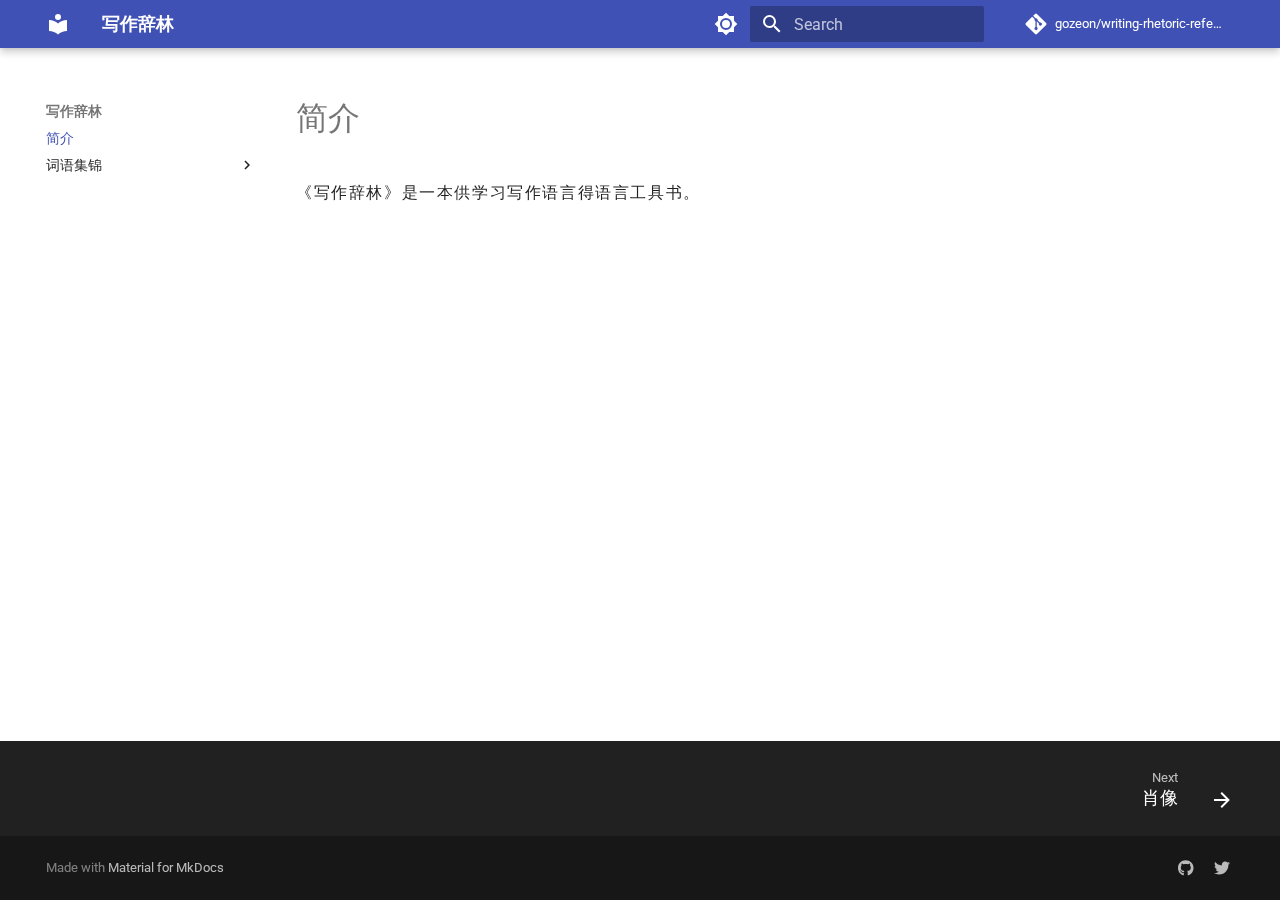
<file: index.html>
<!doctype html>
<html lang="en" class="no-js">
  <head>
    
      <meta charset="utf-8">
      <meta name="viewport" content="width=device-width,initial-scale=1">
      
      
      
      
      
        <link rel="next" href="%E8%AF%8D%E8%AF%AD%E9%9B%86%E9%94%A6/%E5%86%99%E4%BA%BA/%E8%82%96%E5%83%8F/">
      
      
      <link rel="icon" href="assets/images/favicon.png">
      <meta name="generator" content="mkdocs-1.5.3, mkdocs-material-9.5.3">
    
    
      
        <title>写作辞林</title>
      
    
    
      <link rel="stylesheet" href="assets/stylesheets/main.50c56a3b.min.css">
      
        
        <link rel="stylesheet" href="assets/stylesheets/palette.06af60db.min.css">
      
      


    
    
      
    
    
      
        
        
        <link rel="preconnect" href="https://fonts.gstatic.com" crossorigin>
        <link rel="stylesheet" href="https://fonts.googleapis.com/css?family=Roboto:300,300i,400,400i,700,700i%7CNoto+Serif+SC:400,400i,700,700i&display=fallback">
        <style>:root{--md-text-font:"Roboto";--md-code-font:"Noto Serif SC"}</style>
      
    
    
      <link rel="stylesheet" href="stylesheets/code.css">
    
    <script>__md_scope=new URL(".",location),__md_hash=e=>[...e].reduce((e,_)=>(e<<5)-e+_.charCodeAt(0),0),__md_get=(e,_=localStorage,t=__md_scope)=>JSON.parse(_.getItem(t.pathname+"."+e)),__md_set=(e,_,t=localStorage,a=__md_scope)=>{try{t.setItem(a.pathname+"."+e,JSON.stringify(_))}catch(e){}}</script>
    
      

    
    
    
  </head>
  
  
    
    
      
    
    
    
    
    <body dir="ltr" data-md-color-scheme="default" data-md-color-primary="indigo" data-md-color-accent="indigo">
  
    
    <input class="md-toggle" data-md-toggle="drawer" type="checkbox" id="__drawer" autocomplete="off">
    <input class="md-toggle" data-md-toggle="search" type="checkbox" id="__search" autocomplete="off">
    <label class="md-overlay" for="__drawer"></label>
    <div data-md-component="skip">
      
        
        <a href="#_1" class="md-skip">
          Skip to content
        </a>
      
    </div>
    <div data-md-component="announce">
      
    </div>
    
    
      

  

<header class="md-header md-header--shadow" data-md-component="header">
  <nav class="md-header__inner md-grid" aria-label="Header">
    <a href="." title="写作辞林" class="md-header__button md-logo" aria-label="写作辞林" data-md-component="logo">
      
  
  <svg xmlns="http://www.w3.org/2000/svg" viewBox="0 0 24 24"><path d="M12 8a3 3 0 0 0 3-3 3 3 0 0 0-3-3 3 3 0 0 0-3 3 3 3 0 0 0 3 3m0 3.54C9.64 9.35 6.5 8 3 8v11c3.5 0 6.64 1.35 9 3.54 2.36-2.19 5.5-3.54 9-3.54V8c-3.5 0-6.64 1.35-9 3.54Z"/></svg>

    </a>
    <label class="md-header__button md-icon" for="__drawer">
      
      <svg xmlns="http://www.w3.org/2000/svg" viewBox="0 0 24 24"><path d="M3 6h18v2H3V6m0 5h18v2H3v-2m0 5h18v2H3v-2Z"/></svg>
    </label>
    <div class="md-header__title" data-md-component="header-title">
      <div class="md-header__ellipsis">
        <div class="md-header__topic">
          <span class="md-ellipsis">
            写作辞林
          </span>
        </div>
        <div class="md-header__topic" data-md-component="header-topic">
          <span class="md-ellipsis">
            
              简介
            
          </span>
        </div>
      </div>
    </div>
    
      
        <form class="md-header__option" data-md-component="palette">
  
    
    
    
    <input class="md-option" data-md-color-media="" data-md-color-scheme="default" data-md-color-primary="indigo" data-md-color-accent="indigo"  aria-label="Switch to dark mode"  type="radio" name="__palette" id="__palette_0">
    
      <label class="md-header__button md-icon" title="Switch to dark mode" for="__palette_1" hidden>
        <svg xmlns="http://www.w3.org/2000/svg" viewBox="0 0 24 24"><path d="M12 8a4 4 0 0 0-4 4 4 4 0 0 0 4 4 4 4 0 0 0 4-4 4 4 0 0 0-4-4m0 10a6 6 0 0 1-6-6 6 6 0 0 1 6-6 6 6 0 0 1 6 6 6 6 0 0 1-6 6m8-9.31V4h-4.69L12 .69 8.69 4H4v4.69L.69 12 4 15.31V20h4.69L12 23.31 15.31 20H20v-4.69L23.31 12 20 8.69Z"/></svg>
      </label>
    
  
    
    
    
    <input class="md-option" data-md-color-media="" data-md-color-scheme="slate" data-md-color-primary="indigo" data-md-color-accent="indigo"  aria-label="Switch to light mode"  type="radio" name="__palette" id="__palette_1">
    
      <label class="md-header__button md-icon" title="Switch to light mode" for="__palette_0" hidden>
        <svg xmlns="http://www.w3.org/2000/svg" viewBox="0 0 24 24"><path d="M12 18c-.89 0-1.74-.2-2.5-.55C11.56 16.5 13 14.42 13 12c0-2.42-1.44-4.5-3.5-5.45C10.26 6.2 11.11 6 12 6a6 6 0 0 1 6 6 6 6 0 0 1-6 6m8-9.31V4h-4.69L12 .69 8.69 4H4v4.69L.69 12 4 15.31V20h4.69L12 23.31 15.31 20H20v-4.69L23.31 12 20 8.69Z"/></svg>
      </label>
    
  
</form>
      
    
    
      <script>var media,input,key,value,palette=__md_get("__palette");if(palette&&palette.color){"(prefers-color-scheme)"===palette.color.media&&(media=matchMedia("(prefers-color-scheme: light)"),input=document.querySelector(media.matches?"[data-md-color-media='(prefers-color-scheme: light)']":"[data-md-color-media='(prefers-color-scheme: dark)']"),palette.color.media=input.getAttribute("data-md-color-media"),palette.color.scheme=input.getAttribute("data-md-color-scheme"),palette.color.primary=input.getAttribute("data-md-color-primary"),palette.color.accent=input.getAttribute("data-md-color-accent"));for([key,value]of Object.entries(palette.color))document.body.setAttribute("data-md-color-"+key,value)}</script>
    
    
    
      <label class="md-header__button md-icon" for="__search">
        
        <svg xmlns="http://www.w3.org/2000/svg" viewBox="0 0 24 24"><path d="M9.5 3A6.5 6.5 0 0 1 16 9.5c0 1.61-.59 3.09-1.56 4.23l.27.27h.79l5 5-1.5 1.5-5-5v-.79l-.27-.27A6.516 6.516 0 0 1 9.5 16 6.5 6.5 0 0 1 3 9.5 6.5 6.5 0 0 1 9.5 3m0 2C7 5 5 7 5 9.5S7 14 9.5 14 14 12 14 9.5 12 5 9.5 5Z"/></svg>
      </label>
      <div class="md-search" data-md-component="search" role="dialog">
  <label class="md-search__overlay" for="__search"></label>
  <div class="md-search__inner" role="search">
    <form class="md-search__form" name="search">
      <input type="text" class="md-search__input" name="query" aria-label="Search" placeholder="Search" autocapitalize="off" autocorrect="off" autocomplete="off" spellcheck="false" data-md-component="search-query" required>
      <label class="md-search__icon md-icon" for="__search">
        
        <svg xmlns="http://www.w3.org/2000/svg" viewBox="0 0 24 24"><path d="M9.5 3A6.5 6.5 0 0 1 16 9.5c0 1.61-.59 3.09-1.56 4.23l.27.27h.79l5 5-1.5 1.5-5-5v-.79l-.27-.27A6.516 6.516 0 0 1 9.5 16 6.5 6.5 0 0 1 3 9.5 6.5 6.5 0 0 1 9.5 3m0 2C7 5 5 7 5 9.5S7 14 9.5 14 14 12 14 9.5 12 5 9.5 5Z"/></svg>
        
        <svg xmlns="http://www.w3.org/2000/svg" viewBox="0 0 24 24"><path d="M20 11v2H8l5.5 5.5-1.42 1.42L4.16 12l7.92-7.92L13.5 5.5 8 11h12Z"/></svg>
      </label>
      <nav class="md-search__options" aria-label="Search">
        
        <button type="reset" class="md-search__icon md-icon" title="Clear" aria-label="Clear" tabindex="-1">
          
          <svg xmlns="http://www.w3.org/2000/svg" viewBox="0 0 24 24"><path d="M19 6.41 17.59 5 12 10.59 6.41 5 5 6.41 10.59 12 5 17.59 6.41 19 12 13.41 17.59 19 19 17.59 13.41 12 19 6.41Z"/></svg>
        </button>
      </nav>
      
    </form>
    <div class="md-search__output">
      <div class="md-search__scrollwrap" data-md-scrollfix>
        <div class="md-search-result" data-md-component="search-result">
          <div class="md-search-result__meta">
            Initializing search
          </div>
          <ol class="md-search-result__list" role="presentation"></ol>
        </div>
      </div>
    </div>
  </div>
</div>
    
    
      <div class="md-header__source">
        <a href="https://github.com/gozeon/writing-rhetoric-reference" title="Go to repository" class="md-source" data-md-component="source">
  <div class="md-source__icon md-icon">
    
    <svg xmlns="http://www.w3.org/2000/svg" viewBox="0 0 448 512"><!--! Font Awesome Free 6.5.1 by @fontawesome - https://fontawesome.com License - https://fontawesome.com/license/free (Icons: CC BY 4.0, Fonts: SIL OFL 1.1, Code: MIT License) Copyright 2023 Fonticons, Inc.--><path d="M439.55 236.05 244 40.45a28.87 28.87 0 0 0-40.81 0l-40.66 40.63 51.52 51.52c27.06-9.14 52.68 16.77 43.39 43.68l49.66 49.66c34.23-11.8 61.18 31 35.47 56.69-26.49 26.49-70.21-2.87-56-37.34L240.22 199v121.85c25.3 12.54 22.26 41.85 9.08 55a34.34 34.34 0 0 1-48.55 0c-17.57-17.6-11.07-46.91 11.25-56v-123c-20.8-8.51-24.6-30.74-18.64-45L142.57 101 8.45 235.14a28.86 28.86 0 0 0 0 40.81l195.61 195.6a28.86 28.86 0 0 0 40.8 0l194.69-194.69a28.86 28.86 0 0 0 0-40.81z"/></svg>
  </div>
  <div class="md-source__repository">
    gozeon/writing-rhetoric-reference
  </div>
</a>
      </div>
    
  </nav>
  
</header>
    
    <div class="md-container" data-md-component="container">
      
      
        
          
        
      
      <main class="md-main" data-md-component="main">
        <div class="md-main__inner md-grid">
          
            
              
              <div class="md-sidebar md-sidebar--primary" data-md-component="sidebar" data-md-type="navigation" >
                <div class="md-sidebar__scrollwrap">
                  <div class="md-sidebar__inner">
                    



<nav class="md-nav md-nav--primary" aria-label="Navigation" data-md-level="0">
  <label class="md-nav__title" for="__drawer">
    <a href="." title="写作辞林" class="md-nav__button md-logo" aria-label="写作辞林" data-md-component="logo">
      
  
  <svg xmlns="http://www.w3.org/2000/svg" viewBox="0 0 24 24"><path d="M12 8a3 3 0 0 0 3-3 3 3 0 0 0-3-3 3 3 0 0 0-3 3 3 3 0 0 0 3 3m0 3.54C9.64 9.35 6.5 8 3 8v11c3.5 0 6.64 1.35 9 3.54 2.36-2.19 5.5-3.54 9-3.54V8c-3.5 0-6.64 1.35-9 3.54Z"/></svg>

    </a>
    写作辞林
  </label>
  
    <div class="md-nav__source">
      <a href="https://github.com/gozeon/writing-rhetoric-reference" title="Go to repository" class="md-source" data-md-component="source">
  <div class="md-source__icon md-icon">
    
    <svg xmlns="http://www.w3.org/2000/svg" viewBox="0 0 448 512"><!--! Font Awesome Free 6.5.1 by @fontawesome - https://fontawesome.com License - https://fontawesome.com/license/free (Icons: CC BY 4.0, Fonts: SIL OFL 1.1, Code: MIT License) Copyright 2023 Fonticons, Inc.--><path d="M439.55 236.05 244 40.45a28.87 28.87 0 0 0-40.81 0l-40.66 40.63 51.52 51.52c27.06-9.14 52.68 16.77 43.39 43.68l49.66 49.66c34.23-11.8 61.18 31 35.47 56.69-26.49 26.49-70.21-2.87-56-37.34L240.22 199v121.85c25.3 12.54 22.26 41.85 9.08 55a34.34 34.34 0 0 1-48.55 0c-17.57-17.6-11.07-46.91 11.25-56v-123c-20.8-8.51-24.6-30.74-18.64-45L142.57 101 8.45 235.14a28.86 28.86 0 0 0 0 40.81l195.61 195.6a28.86 28.86 0 0 0 40.8 0l194.69-194.69a28.86 28.86 0 0 0 0-40.81z"/></svg>
  </div>
  <div class="md-source__repository">
    gozeon/writing-rhetoric-reference
  </div>
</a>
    </div>
  
  <ul class="md-nav__list" data-md-scrollfix>
    
      
      
  
  
    
  
  
  
    <li class="md-nav__item md-nav__item--active">
      
      <input class="md-nav__toggle md-toggle" type="checkbox" id="__toc">
      
      
        
      
      
      <a href="." class="md-nav__link md-nav__link--active">
        
  
  <span class="md-ellipsis">
    简介
  </span>
  

      </a>
      
    </li>
  

    
      
      
  
  
  
  
    
    
    
    
    
    <li class="md-nav__item md-nav__item--nested">
      
        
        
        
        <input class="md-nav__toggle md-toggle " type="checkbox" id="__nav_2" >
        
          
          <label class="md-nav__link" for="__nav_2" id="__nav_2_label" tabindex="0">
            
  
  <span class="md-ellipsis">
    词语集锦
  </span>
  

            <span class="md-nav__icon md-icon"></span>
          </label>
        
        <nav class="md-nav" data-md-level="1" aria-labelledby="__nav_2_label" aria-expanded="false">
          <label class="md-nav__title" for="__nav_2">
            <span class="md-nav__icon md-icon"></span>
            词语集锦
          </label>
          <ul class="md-nav__list" data-md-scrollfix>
            
              
                
  
  
  
  
    
    
    
    
    
    <li class="md-nav__item md-nav__item--nested">
      
        
        
        
        <input class="md-nav__toggle md-toggle " type="checkbox" id="__nav_2_1" >
        
          
          <label class="md-nav__link" for="__nav_2_1" id="__nav_2_1_label" tabindex="0">
            
  
  <span class="md-ellipsis">
    写人
  </span>
  

            <span class="md-nav__icon md-icon"></span>
          </label>
        
        <nav class="md-nav" data-md-level="2" aria-labelledby="__nav_2_1_label" aria-expanded="false">
          <label class="md-nav__title" for="__nav_2_1">
            <span class="md-nav__icon md-icon"></span>
            写人
          </label>
          <ul class="md-nav__list" data-md-scrollfix>
            
              
                
  
  
  
  
    <li class="md-nav__item">
      <a href="%E8%AF%8D%E8%AF%AD%E9%9B%86%E9%94%A6/%E5%86%99%E4%BA%BA/%E8%82%96%E5%83%8F/" class="md-nav__link">
        
  
  <span class="md-ellipsis">
    肖像
  </span>
  

      </a>
    </li>
  

              
            
          </ul>
        </nav>
      
    </li>
  

              
            
          </ul>
        </nav>
      
    </li>
  

    
  </ul>
</nav>
                  </div>
                </div>
              </div>
            
            
              
              <div class="md-sidebar md-sidebar--secondary" data-md-component="sidebar" data-md-type="toc" >
                <div class="md-sidebar__scrollwrap">
                  <div class="md-sidebar__inner">
                    

<nav class="md-nav md-nav--secondary" aria-label="Table of contents">
  
  
  
    
  
  
</nav>
                  </div>
                </div>
              </div>
            
          
          
            <div class="md-content" data-md-component="content">
              <article class="md-content__inner md-typeset">
                
                  

  
  


<h1 id="_1">简介</h1>
<p>《写作辞林》是一本供学习写作语言得语言工具书。</p>












                
              </article>
            </div>
          
          
<script>var target=document.getElementById(location.hash.slice(1));target&&target.name&&(target.checked=target.name.startsWith("__tabbed_"))</script>
        </div>
        
          <button type="button" class="md-top md-icon" data-md-component="top" hidden>
  
  <svg xmlns="http://www.w3.org/2000/svg" viewBox="0 0 24 24"><path d="M13 20h-2V8l-5.5 5.5-1.42-1.42L12 4.16l7.92 7.92-1.42 1.42L13 8v12Z"/></svg>
  Back to top
</button>
        
      </main>
      
        <footer class="md-footer">
  
    
      
      <nav class="md-footer__inner md-grid" aria-label="Footer" >
        
        
          
          <a href="%E8%AF%8D%E8%AF%AD%E9%9B%86%E9%94%A6/%E5%86%99%E4%BA%BA/%E8%82%96%E5%83%8F/" class="md-footer__link md-footer__link--next" aria-label="Next: 肖像">
            <div class="md-footer__title">
              <span class="md-footer__direction">
                Next
              </span>
              <div class="md-ellipsis">
                肖像
              </div>
            </div>
            <div class="md-footer__button md-icon">
              
              <svg xmlns="http://www.w3.org/2000/svg" viewBox="0 0 24 24"><path d="M4 11v2h12l-5.5 5.5 1.42 1.42L19.84 12l-7.92-7.92L10.5 5.5 16 11H4Z"/></svg>
            </div>
          </a>
        
      </nav>
    
  
  <div class="md-footer-meta md-typeset">
    <div class="md-footer-meta__inner md-grid">
      <div class="md-copyright">
  
  
    Made with
    <a href="https://squidfunk.github.io/mkdocs-material/" target="_blank" rel="noopener">
      Material for MkDocs
    </a>
  
</div>
      
        <div class="md-social">
  
    
    
    
    
      
      
    
    <a href="https://github.com/gozeon" target="_blank" rel="noopener" title="github.com" class="md-social__link">
      <svg xmlns="http://www.w3.org/2000/svg" viewBox="0 0 496 512"><!--! Font Awesome Free 6.5.1 by @fontawesome - https://fontawesome.com License - https://fontawesome.com/license/free (Icons: CC BY 4.0, Fonts: SIL OFL 1.1, Code: MIT License) Copyright 2023 Fonticons, Inc.--><path d="M165.9 397.4c0 2-2.3 3.6-5.2 3.6-3.3.3-5.6-1.3-5.6-3.6 0-2 2.3-3.6 5.2-3.6 3-.3 5.6 1.3 5.6 3.6zm-31.1-4.5c-.7 2 1.3 4.3 4.3 4.9 2.6 1 5.6 0 6.2-2s-1.3-4.3-4.3-5.2c-2.6-.7-5.5.3-6.2 2.3zm44.2-1.7c-2.9.7-4.9 2.6-4.6 4.9.3 2 2.9 3.3 5.9 2.6 2.9-.7 4.9-2.6 4.6-4.6-.3-1.9-3-3.2-5.9-2.9zM244.8 8C106.1 8 0 113.3 0 252c0 110.9 69.8 205.8 169.5 239.2 12.8 2.3 17.3-5.6 17.3-12.1 0-6.2-.3-40.4-.3-61.4 0 0-70 15-84.7-29.8 0 0-11.4-29.1-27.8-36.6 0 0-22.9-15.7 1.6-15.4 0 0 24.9 2 38.6 25.8 21.9 38.6 58.6 27.5 72.9 20.9 2.3-16 8.8-27.1 16-33.7-55.9-6.2-112.3-14.3-112.3-110.5 0-27.5 7.6-41.3 23.6-58.9-2.6-6.5-11.1-33.3 2.6-67.9 20.9-6.5 69 27 69 27 20-5.6 41.5-8.5 62.8-8.5s42.8 2.9 62.8 8.5c0 0 48.1-33.6 69-27 13.7 34.7 5.2 61.4 2.6 67.9 16 17.7 25.8 31.5 25.8 58.9 0 96.5-58.9 104.2-114.8 110.5 9.2 7.9 17 22.9 17 46.4 0 33.7-.3 75.4-.3 83.6 0 6.5 4.6 14.4 17.3 12.1C428.2 457.8 496 362.9 496 252 496 113.3 383.5 8 244.8 8zM97.2 352.9c-1.3 1-1 3.3.7 5.2 1.6 1.6 3.9 2.3 5.2 1 1.3-1 1-3.3-.7-5.2-1.6-1.6-3.9-2.3-5.2-1zm-10.8-8.1c-.7 1.3.3 2.9 2.3 3.9 1.6 1 3.6.7 4.3-.7.7-1.3-.3-2.9-2.3-3.9-2-.6-3.6-.3-4.3.7zm32.4 35.6c-1.6 1.3-1 4.3 1.3 6.2 2.3 2.3 5.2 2.6 6.5 1 1.3-1.3.7-4.3-1.3-6.2-2.2-2.3-5.2-2.6-6.5-1zm-11.4-14.7c-1.6 1-1.6 3.6 0 5.9 1.6 2.3 4.3 3.3 5.6 2.3 1.6-1.3 1.6-3.9 0-6.2-1.4-2.3-4-3.3-5.6-2z"/></svg>
    </a>
  
    
    
    
    
      
      
    
    <a href="https://twitter.com/gozeonl" target="_blank" rel="noopener" title="twitter.com" class="md-social__link">
      <svg xmlns="http://www.w3.org/2000/svg" viewBox="0 0 512 512"><!--! Font Awesome Free 6.5.1 by @fontawesome - https://fontawesome.com License - https://fontawesome.com/license/free (Icons: CC BY 4.0, Fonts: SIL OFL 1.1, Code: MIT License) Copyright 2023 Fonticons, Inc.--><path d="M459.37 151.716c.325 4.548.325 9.097.325 13.645 0 138.72-105.583 298.558-298.558 298.558-59.452 0-114.68-17.219-161.137-47.106 8.447.974 16.568 1.299 25.34 1.299 49.055 0 94.213-16.568 130.274-44.832-46.132-.975-84.792-31.188-98.112-72.772 6.498.974 12.995 1.624 19.818 1.624 9.421 0 18.843-1.3 27.614-3.573-48.081-9.747-84.143-51.98-84.143-102.985v-1.299c13.969 7.797 30.214 12.67 47.431 13.319-28.264-18.843-46.781-51.005-46.781-87.391 0-19.492 5.197-37.36 14.294-52.954 51.655 63.675 129.3 105.258 216.365 109.807-1.624-7.797-2.599-15.918-2.599-24.04 0-57.828 46.782-104.934 104.934-104.934 30.213 0 57.502 12.67 76.67 33.137 23.715-4.548 46.456-13.32 66.599-25.34-7.798 24.366-24.366 44.833-46.132 57.827 21.117-2.273 41.584-8.122 60.426-16.243-14.292 20.791-32.161 39.308-52.628 54.253z"/></svg>
    </a>
  
</div>
      
    </div>
  </div>
</footer>
      
    </div>
    <div class="md-dialog" data-md-component="dialog">
      <div class="md-dialog__inner md-typeset"></div>
    </div>
    
    
    <script id="__config" type="application/json">{"base": ".", "features": ["navigation.top", "content.code.copy", "navigation.footer"], "search": "assets/javascripts/workers/search.f886a092.min.js", "translations": {"clipboard.copied": "Copied to clipboard", "clipboard.copy": "Copy to clipboard", "search.result.more.one": "1 more on this page", "search.result.more.other": "# more on this page", "search.result.none": "No matching documents", "search.result.one": "1 matching document", "search.result.other": "# matching documents", "search.result.placeholder": "Type to start searching", "search.result.term.missing": "Missing", "select.version": "Select version"}}</script>
    
    
      <script src="assets/javascripts/bundle.d7c377c4.min.js"></script>
      
    
  </body>
</html>
</file>
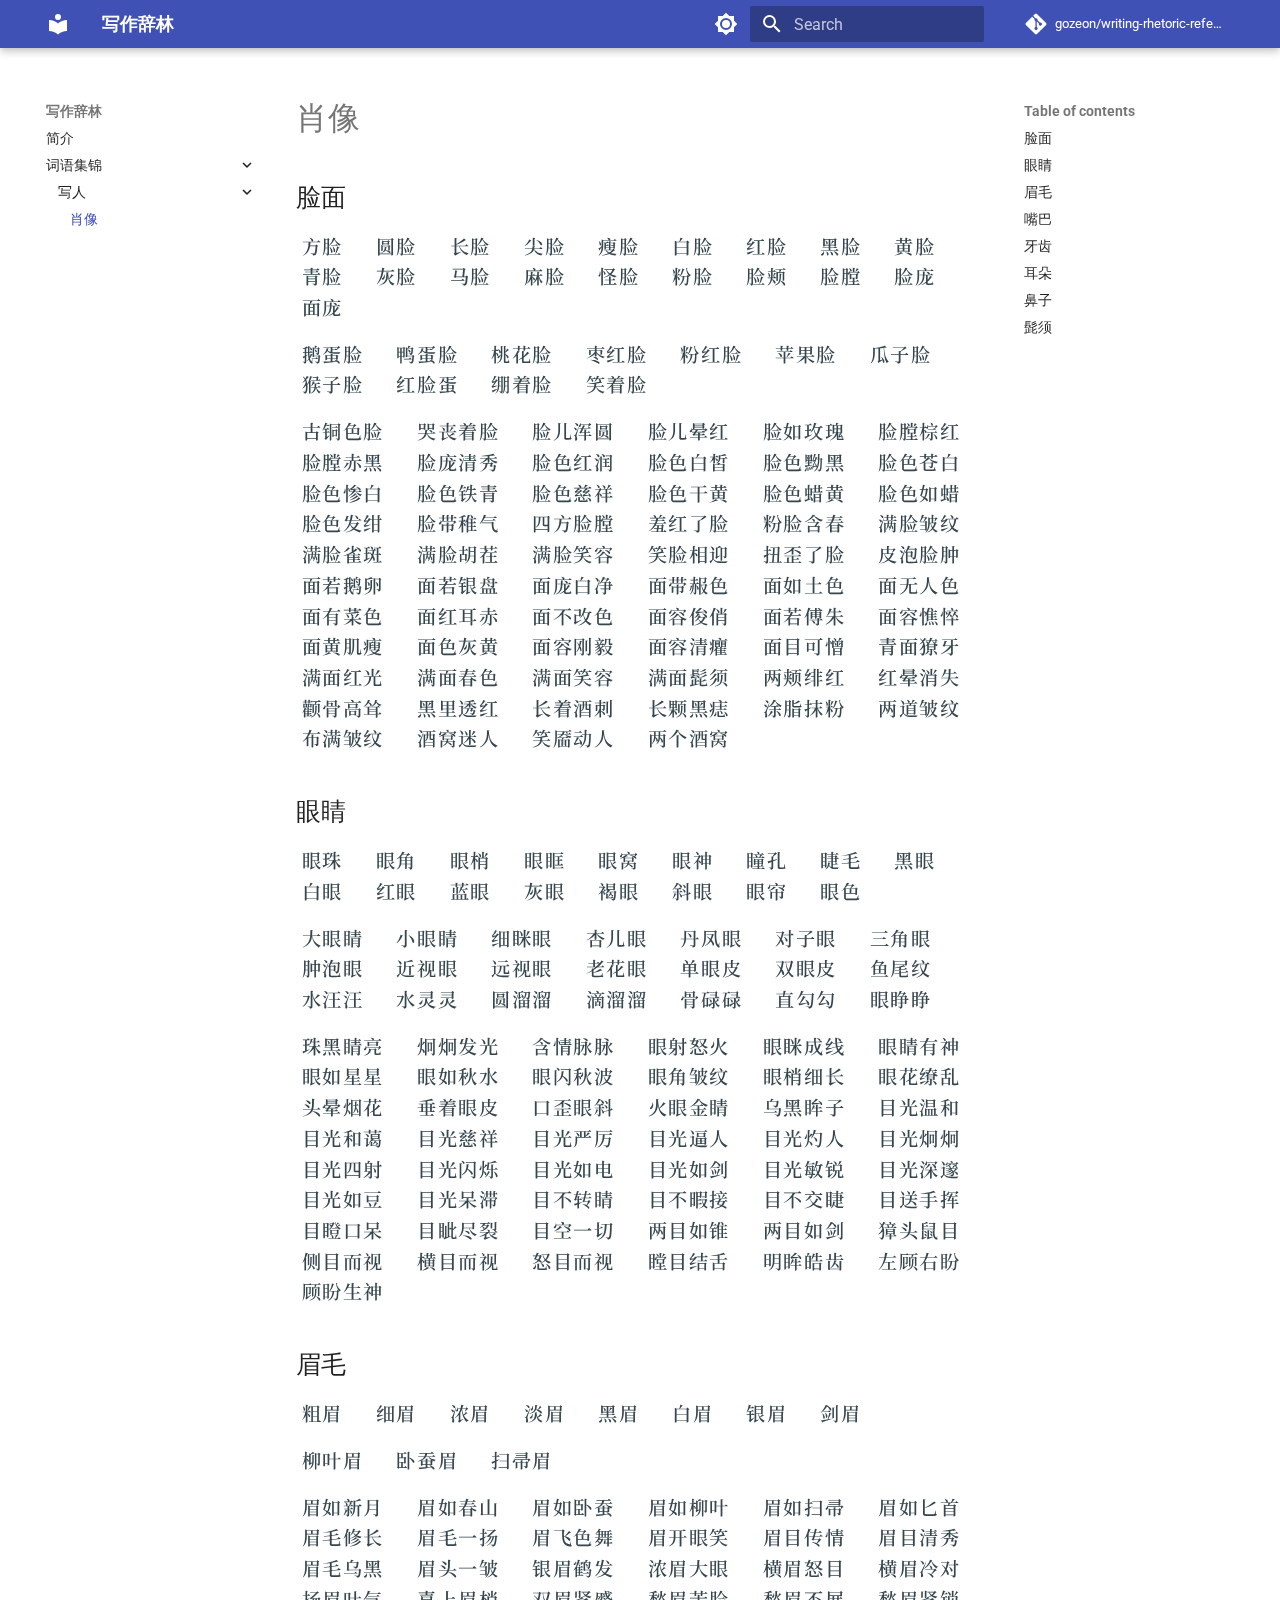
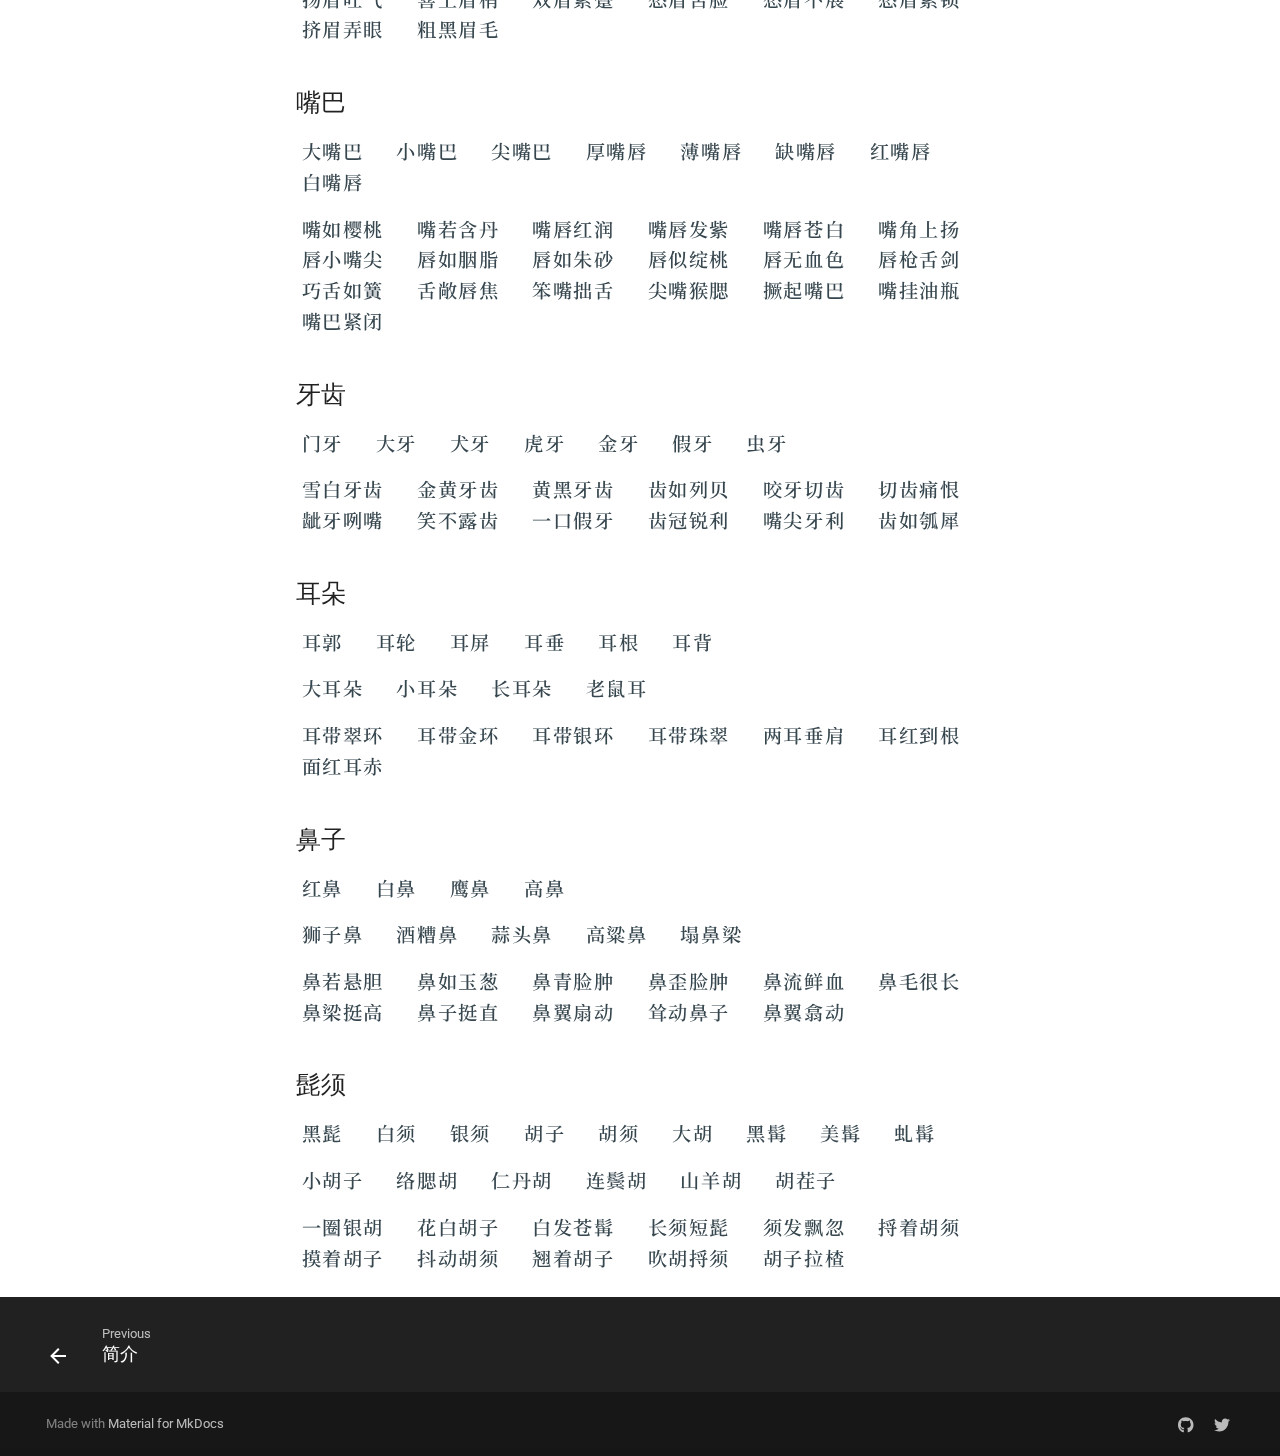
<file: 词语集锦/写人/肖像/index.html>
<!doctype html>
<html lang="en" class="no-js">
  <head>
    
      <meta charset="utf-8">
      <meta name="viewport" content="width=device-width,initial-scale=1">
      
      
      
      
        <link rel="prev" href="../../..">
      
      
      
      <link rel="icon" href="../../../assets/images/favicon.png">
      <meta name="generator" content="mkdocs-1.5.3, mkdocs-material-9.5.3">
    
    
      
        <title>肖像 - 写作辞林</title>
      
    
    
      <link rel="stylesheet" href="../../../assets/stylesheets/main.50c56a3b.min.css">
      
        
        <link rel="stylesheet" href="../../../assets/stylesheets/palette.06af60db.min.css">
      
      


    
    
      
    
    
      
        
        
        <link rel="preconnect" href="https://fonts.gstatic.com" crossorigin>
        <link rel="stylesheet" href="https://fonts.googleapis.com/css?family=Roboto:300,300i,400,400i,700,700i%7CNoto+Serif+SC:400,400i,700,700i&display=fallback">
        <style>:root{--md-text-font:"Roboto";--md-code-font:"Noto Serif SC"}</style>
      
    
    
      <link rel="stylesheet" href="../../../stylesheets/code.css">
    
    <script>__md_scope=new URL("../../..",location),__md_hash=e=>[...e].reduce((e,_)=>(e<<5)-e+_.charCodeAt(0),0),__md_get=(e,_=localStorage,t=__md_scope)=>JSON.parse(_.getItem(t.pathname+"."+e)),__md_set=(e,_,t=localStorage,a=__md_scope)=>{try{t.setItem(a.pathname+"."+e,JSON.stringify(_))}catch(e){}}</script>
    
      

    
    
    
  </head>
  
  
    
    
      
    
    
    
    
    <body dir="ltr" data-md-color-scheme="default" data-md-color-primary="indigo" data-md-color-accent="indigo">
  
    
    <input class="md-toggle" data-md-toggle="drawer" type="checkbox" id="__drawer" autocomplete="off">
    <input class="md-toggle" data-md-toggle="search" type="checkbox" id="__search" autocomplete="off">
    <label class="md-overlay" for="__drawer"></label>
    <div data-md-component="skip">
      
        
        <a href="#_1" class="md-skip">
          Skip to content
        </a>
      
    </div>
    <div data-md-component="announce">
      
    </div>
    
    
      

  

<header class="md-header md-header--shadow" data-md-component="header">
  <nav class="md-header__inner md-grid" aria-label="Header">
    <a href="../../.." title="写作辞林" class="md-header__button md-logo" aria-label="写作辞林" data-md-component="logo">
      
  
  <svg xmlns="http://www.w3.org/2000/svg" viewBox="0 0 24 24"><path d="M12 8a3 3 0 0 0 3-3 3 3 0 0 0-3-3 3 3 0 0 0-3 3 3 3 0 0 0 3 3m0 3.54C9.64 9.35 6.5 8 3 8v11c3.5 0 6.64 1.35 9 3.54 2.36-2.19 5.5-3.54 9-3.54V8c-3.5 0-6.64 1.35-9 3.54Z"/></svg>

    </a>
    <label class="md-header__button md-icon" for="__drawer">
      
      <svg xmlns="http://www.w3.org/2000/svg" viewBox="0 0 24 24"><path d="M3 6h18v2H3V6m0 5h18v2H3v-2m0 5h18v2H3v-2Z"/></svg>
    </label>
    <div class="md-header__title" data-md-component="header-title">
      <div class="md-header__ellipsis">
        <div class="md-header__topic">
          <span class="md-ellipsis">
            写作辞林
          </span>
        </div>
        <div class="md-header__topic" data-md-component="header-topic">
          <span class="md-ellipsis">
            
              肖像
            
          </span>
        </div>
      </div>
    </div>
    
      
        <form class="md-header__option" data-md-component="palette">
  
    
    
    
    <input class="md-option" data-md-color-media="" data-md-color-scheme="default" data-md-color-primary="indigo" data-md-color-accent="indigo"  aria-label="Switch to dark mode"  type="radio" name="__palette" id="__palette_0">
    
      <label class="md-header__button md-icon" title="Switch to dark mode" for="__palette_1" hidden>
        <svg xmlns="http://www.w3.org/2000/svg" viewBox="0 0 24 24"><path d="M12 8a4 4 0 0 0-4 4 4 4 0 0 0 4 4 4 4 0 0 0 4-4 4 4 0 0 0-4-4m0 10a6 6 0 0 1-6-6 6 6 0 0 1 6-6 6 6 0 0 1 6 6 6 6 0 0 1-6 6m8-9.31V4h-4.69L12 .69 8.69 4H4v4.69L.69 12 4 15.31V20h4.69L12 23.31 15.31 20H20v-4.69L23.31 12 20 8.69Z"/></svg>
      </label>
    
  
    
    
    
    <input class="md-option" data-md-color-media="" data-md-color-scheme="slate" data-md-color-primary="indigo" data-md-color-accent="indigo"  aria-label="Switch to light mode"  type="radio" name="__palette" id="__palette_1">
    
      <label class="md-header__button md-icon" title="Switch to light mode" for="__palette_0" hidden>
        <svg xmlns="http://www.w3.org/2000/svg" viewBox="0 0 24 24"><path d="M12 18c-.89 0-1.74-.2-2.5-.55C11.56 16.5 13 14.42 13 12c0-2.42-1.44-4.5-3.5-5.45C10.26 6.2 11.11 6 12 6a6 6 0 0 1 6 6 6 6 0 0 1-6 6m8-9.31V4h-4.69L12 .69 8.69 4H4v4.69L.69 12 4 15.31V20h4.69L12 23.31 15.31 20H20v-4.69L23.31 12 20 8.69Z"/></svg>
      </label>
    
  
</form>
      
    
    
      <script>var media,input,key,value,palette=__md_get("__palette");if(palette&&palette.color){"(prefers-color-scheme)"===palette.color.media&&(media=matchMedia("(prefers-color-scheme: light)"),input=document.querySelector(media.matches?"[data-md-color-media='(prefers-color-scheme: light)']":"[data-md-color-media='(prefers-color-scheme: dark)']"),palette.color.media=input.getAttribute("data-md-color-media"),palette.color.scheme=input.getAttribute("data-md-color-scheme"),palette.color.primary=input.getAttribute("data-md-color-primary"),palette.color.accent=input.getAttribute("data-md-color-accent"));for([key,value]of Object.entries(palette.color))document.body.setAttribute("data-md-color-"+key,value)}</script>
    
    
    
      <label class="md-header__button md-icon" for="__search">
        
        <svg xmlns="http://www.w3.org/2000/svg" viewBox="0 0 24 24"><path d="M9.5 3A6.5 6.5 0 0 1 16 9.5c0 1.61-.59 3.09-1.56 4.23l.27.27h.79l5 5-1.5 1.5-5-5v-.79l-.27-.27A6.516 6.516 0 0 1 9.5 16 6.5 6.5 0 0 1 3 9.5 6.5 6.5 0 0 1 9.5 3m0 2C7 5 5 7 5 9.5S7 14 9.5 14 14 12 14 9.5 12 5 9.5 5Z"/></svg>
      </label>
      <div class="md-search" data-md-component="search" role="dialog">
  <label class="md-search__overlay" for="__search"></label>
  <div class="md-search__inner" role="search">
    <form class="md-search__form" name="search">
      <input type="text" class="md-search__input" name="query" aria-label="Search" placeholder="Search" autocapitalize="off" autocorrect="off" autocomplete="off" spellcheck="false" data-md-component="search-query" required>
      <label class="md-search__icon md-icon" for="__search">
        
        <svg xmlns="http://www.w3.org/2000/svg" viewBox="0 0 24 24"><path d="M9.5 3A6.5 6.5 0 0 1 16 9.5c0 1.61-.59 3.09-1.56 4.23l.27.27h.79l5 5-1.5 1.5-5-5v-.79l-.27-.27A6.516 6.516 0 0 1 9.5 16 6.5 6.5 0 0 1 3 9.5 6.5 6.5 0 0 1 9.5 3m0 2C7 5 5 7 5 9.5S7 14 9.5 14 14 12 14 9.5 12 5 9.5 5Z"/></svg>
        
        <svg xmlns="http://www.w3.org/2000/svg" viewBox="0 0 24 24"><path d="M20 11v2H8l5.5 5.5-1.42 1.42L4.16 12l7.92-7.92L13.5 5.5 8 11h12Z"/></svg>
      </label>
      <nav class="md-search__options" aria-label="Search">
        
        <button type="reset" class="md-search__icon md-icon" title="Clear" aria-label="Clear" tabindex="-1">
          
          <svg xmlns="http://www.w3.org/2000/svg" viewBox="0 0 24 24"><path d="M19 6.41 17.59 5 12 10.59 6.41 5 5 6.41 10.59 12 5 17.59 6.41 19 12 13.41 17.59 19 19 17.59 13.41 12 19 6.41Z"/></svg>
        </button>
      </nav>
      
    </form>
    <div class="md-search__output">
      <div class="md-search__scrollwrap" data-md-scrollfix>
        <div class="md-search-result" data-md-component="search-result">
          <div class="md-search-result__meta">
            Initializing search
          </div>
          <ol class="md-search-result__list" role="presentation"></ol>
        </div>
      </div>
    </div>
  </div>
</div>
    
    
      <div class="md-header__source">
        <a href="https://github.com/gozeon/writing-rhetoric-reference" title="Go to repository" class="md-source" data-md-component="source">
  <div class="md-source__icon md-icon">
    
    <svg xmlns="http://www.w3.org/2000/svg" viewBox="0 0 448 512"><!--! Font Awesome Free 6.5.1 by @fontawesome - https://fontawesome.com License - https://fontawesome.com/license/free (Icons: CC BY 4.0, Fonts: SIL OFL 1.1, Code: MIT License) Copyright 2023 Fonticons, Inc.--><path d="M439.55 236.05 244 40.45a28.87 28.87 0 0 0-40.81 0l-40.66 40.63 51.52 51.52c27.06-9.14 52.68 16.77 43.39 43.68l49.66 49.66c34.23-11.8 61.18 31 35.47 56.69-26.49 26.49-70.21-2.87-56-37.34L240.22 199v121.85c25.3 12.54 22.26 41.85 9.08 55a34.34 34.34 0 0 1-48.55 0c-17.57-17.6-11.07-46.91 11.25-56v-123c-20.8-8.51-24.6-30.74-18.64-45L142.57 101 8.45 235.14a28.86 28.86 0 0 0 0 40.81l195.61 195.6a28.86 28.86 0 0 0 40.8 0l194.69-194.69a28.86 28.86 0 0 0 0-40.81z"/></svg>
  </div>
  <div class="md-source__repository">
    gozeon/writing-rhetoric-reference
  </div>
</a>
      </div>
    
  </nav>
  
</header>
    
    <div class="md-container" data-md-component="container">
      
      
        
          
        
      
      <main class="md-main" data-md-component="main">
        <div class="md-main__inner md-grid">
          
            
              
              <div class="md-sidebar md-sidebar--primary" data-md-component="sidebar" data-md-type="navigation" >
                <div class="md-sidebar__scrollwrap">
                  <div class="md-sidebar__inner">
                    



<nav class="md-nav md-nav--primary" aria-label="Navigation" data-md-level="0">
  <label class="md-nav__title" for="__drawer">
    <a href="../../.." title="写作辞林" class="md-nav__button md-logo" aria-label="写作辞林" data-md-component="logo">
      
  
  <svg xmlns="http://www.w3.org/2000/svg" viewBox="0 0 24 24"><path d="M12 8a3 3 0 0 0 3-3 3 3 0 0 0-3-3 3 3 0 0 0-3 3 3 3 0 0 0 3 3m0 3.54C9.64 9.35 6.5 8 3 8v11c3.5 0 6.64 1.35 9 3.54 2.36-2.19 5.5-3.54 9-3.54V8c-3.5 0-6.64 1.35-9 3.54Z"/></svg>

    </a>
    写作辞林
  </label>
  
    <div class="md-nav__source">
      <a href="https://github.com/gozeon/writing-rhetoric-reference" title="Go to repository" class="md-source" data-md-component="source">
  <div class="md-source__icon md-icon">
    
    <svg xmlns="http://www.w3.org/2000/svg" viewBox="0 0 448 512"><!--! Font Awesome Free 6.5.1 by @fontawesome - https://fontawesome.com License - https://fontawesome.com/license/free (Icons: CC BY 4.0, Fonts: SIL OFL 1.1, Code: MIT License) Copyright 2023 Fonticons, Inc.--><path d="M439.55 236.05 244 40.45a28.87 28.87 0 0 0-40.81 0l-40.66 40.63 51.52 51.52c27.06-9.14 52.68 16.77 43.39 43.68l49.66 49.66c34.23-11.8 61.18 31 35.47 56.69-26.49 26.49-70.21-2.87-56-37.34L240.22 199v121.85c25.3 12.54 22.26 41.85 9.08 55a34.34 34.34 0 0 1-48.55 0c-17.57-17.6-11.07-46.91 11.25-56v-123c-20.8-8.51-24.6-30.74-18.64-45L142.57 101 8.45 235.14a28.86 28.86 0 0 0 0 40.81l195.61 195.6a28.86 28.86 0 0 0 40.8 0l194.69-194.69a28.86 28.86 0 0 0 0-40.81z"/></svg>
  </div>
  <div class="md-source__repository">
    gozeon/writing-rhetoric-reference
  </div>
</a>
    </div>
  
  <ul class="md-nav__list" data-md-scrollfix>
    
      
      
  
  
  
  
    <li class="md-nav__item">
      <a href="../../.." class="md-nav__link">
        
  
  <span class="md-ellipsis">
    简介
  </span>
  

      </a>
    </li>
  

    
      
      
  
  
    
  
  
  
    
    
    
    
    
    <li class="md-nav__item md-nav__item--active md-nav__item--nested">
      
        
        
        
        <input class="md-nav__toggle md-toggle " type="checkbox" id="__nav_2" checked>
        
          
          <label class="md-nav__link" for="__nav_2" id="__nav_2_label" tabindex="0">
            
  
  <span class="md-ellipsis">
    词语集锦
  </span>
  

            <span class="md-nav__icon md-icon"></span>
          </label>
        
        <nav class="md-nav" data-md-level="1" aria-labelledby="__nav_2_label" aria-expanded="true">
          <label class="md-nav__title" for="__nav_2">
            <span class="md-nav__icon md-icon"></span>
            词语集锦
          </label>
          <ul class="md-nav__list" data-md-scrollfix>
            
              
                
  
  
    
  
  
  
    
    
    
    
    
    <li class="md-nav__item md-nav__item--active md-nav__item--nested">
      
        
        
        
        <input class="md-nav__toggle md-toggle " type="checkbox" id="__nav_2_1" checked>
        
          
          <label class="md-nav__link" for="__nav_2_1" id="__nav_2_1_label" tabindex="0">
            
  
  <span class="md-ellipsis">
    写人
  </span>
  

            <span class="md-nav__icon md-icon"></span>
          </label>
        
        <nav class="md-nav" data-md-level="2" aria-labelledby="__nav_2_1_label" aria-expanded="true">
          <label class="md-nav__title" for="__nav_2_1">
            <span class="md-nav__icon md-icon"></span>
            写人
          </label>
          <ul class="md-nav__list" data-md-scrollfix>
            
              
                
  
  
    
  
  
  
    <li class="md-nav__item md-nav__item--active">
      
      <input class="md-nav__toggle md-toggle" type="checkbox" id="__toc">
      
      
      
        <label class="md-nav__link md-nav__link--active" for="__toc">
          
  
  <span class="md-ellipsis">
    肖像
  </span>
  

          <span class="md-nav__icon md-icon"></span>
        </label>
      
      <a href="./" class="md-nav__link md-nav__link--active">
        
  
  <span class="md-ellipsis">
    肖像
  </span>
  

      </a>
      
        

<nav class="md-nav md-nav--secondary" aria-label="Table of contents">
  
  
  
  
    <label class="md-nav__title" for="__toc">
      <span class="md-nav__icon md-icon"></span>
      Table of contents
    </label>
    <ul class="md-nav__list" data-md-component="toc" data-md-scrollfix>
      
        <li class="md-nav__item">
  <a href="#_1" class="md-nav__link">
    <span class="md-ellipsis">
      脸面
    </span>
  </a>
  
</li>
      
        <li class="md-nav__item">
  <a href="#_2" class="md-nav__link">
    <span class="md-ellipsis">
      眼睛
    </span>
  </a>
  
</li>
      
        <li class="md-nav__item">
  <a href="#_3" class="md-nav__link">
    <span class="md-ellipsis">
      眉毛
    </span>
  </a>
  
</li>
      
        <li class="md-nav__item">
  <a href="#_4" class="md-nav__link">
    <span class="md-ellipsis">
      嘴巴
    </span>
  </a>
  
</li>
      
        <li class="md-nav__item">
  <a href="#_5" class="md-nav__link">
    <span class="md-ellipsis">
      牙齿
    </span>
  </a>
  
</li>
      
        <li class="md-nav__item">
  <a href="#_6" class="md-nav__link">
    <span class="md-ellipsis">
      耳朵
    </span>
  </a>
  
</li>
      
        <li class="md-nav__item">
  <a href="#_7" class="md-nav__link">
    <span class="md-ellipsis">
      鼻子
    </span>
  </a>
  
</li>
      
        <li class="md-nav__item">
  <a href="#_8" class="md-nav__link">
    <span class="md-ellipsis">
      髭须
    </span>
  </a>
  
</li>
      
    </ul>
  
</nav>
      
    </li>
  

              
            
          </ul>
        </nav>
      
    </li>
  

              
            
          </ul>
        </nav>
      
    </li>
  

    
  </ul>
</nav>
                  </div>
                </div>
              </div>
            
            
              
              <div class="md-sidebar md-sidebar--secondary" data-md-component="sidebar" data-md-type="toc" >
                <div class="md-sidebar__scrollwrap">
                  <div class="md-sidebar__inner">
                    

<nav class="md-nav md-nav--secondary" aria-label="Table of contents">
  
  
  
  
    <label class="md-nav__title" for="__toc">
      <span class="md-nav__icon md-icon"></span>
      Table of contents
    </label>
    <ul class="md-nav__list" data-md-component="toc" data-md-scrollfix>
      
        <li class="md-nav__item">
  <a href="#_1" class="md-nav__link">
    <span class="md-ellipsis">
      脸面
    </span>
  </a>
  
</li>
      
        <li class="md-nav__item">
  <a href="#_2" class="md-nav__link">
    <span class="md-ellipsis">
      眼睛
    </span>
  </a>
  
</li>
      
        <li class="md-nav__item">
  <a href="#_3" class="md-nav__link">
    <span class="md-ellipsis">
      眉毛
    </span>
  </a>
  
</li>
      
        <li class="md-nav__item">
  <a href="#_4" class="md-nav__link">
    <span class="md-ellipsis">
      嘴巴
    </span>
  </a>
  
</li>
      
        <li class="md-nav__item">
  <a href="#_5" class="md-nav__link">
    <span class="md-ellipsis">
      牙齿
    </span>
  </a>
  
</li>
      
        <li class="md-nav__item">
  <a href="#_6" class="md-nav__link">
    <span class="md-ellipsis">
      耳朵
    </span>
  </a>
  
</li>
      
        <li class="md-nav__item">
  <a href="#_7" class="md-nav__link">
    <span class="md-ellipsis">
      鼻子
    </span>
  </a>
  
</li>
      
        <li class="md-nav__item">
  <a href="#_8" class="md-nav__link">
    <span class="md-ellipsis">
      髭须
    </span>
  </a>
  
</li>
      
    </ul>
  
</nav>
                  </div>
                </div>
              </div>
            
          
          
            <div class="md-content" data-md-component="content">
              <article class="md-content__inner md-typeset">
                
                  

  
  


  <h1>肖像</h1>

<h2 id="_1">脸面</h2>
<p><code>方脸</code>
<code>圆脸</code>
<code>长脸</code>
<code>尖脸</code>
<code>瘦脸</code>
<code>白脸</code>
<code>红脸</code>
<code>黑脸</code>
<code>黄脸</code>
<code>青脸</code>
<code>灰脸</code>
<code>马脸</code>
<code>麻脸</code>
<code>怪脸</code>
<code>粉脸</code>
<code>脸颊</code>
<code>脸膛</code>
<code>脸庞</code>
<code>面庞</code></p>
<p><code>鹅蛋脸</code>
<code>鸭蛋脸</code>
<code>桃花脸</code>
<code>枣红脸</code>
<code>粉红脸</code>
<code>苹果脸</code>
<code>瓜子脸</code>
<code>猴子脸</code>
<code>红脸蛋</code>
<code>绷着脸</code>
<code>笑着脸</code></p>
<p><code>古铜色脸</code>
<code>哭丧着脸</code>
<code>脸儿浑圆</code>
<code>脸儿晕红</code>
<code>脸如玫瑰</code>
<code>脸膛棕红</code>
<code>脸膛赤黑</code>
<code>脸庞清秀</code>
<code>脸色红润</code>
<code>脸色白皙</code>
<code>脸色黝黑</code>
<code>脸色苍白</code>
<code>脸色惨白</code>
<code>脸色铁青</code>
<code>脸色慈祥</code>
<code>脸色干黄</code>
<code>脸色蜡黄</code>
<code>脸色如蜡</code>
<code>脸色发绀</code>
<code>脸带稚气</code>
<code>四方脸膛</code>
<code>羞红了脸</code>
<code>粉脸含春</code>
<code>满脸皱纹</code>
<code>满脸雀斑</code>
<code>满脸胡茬</code>
<code>满脸笑容</code>
<code>笑脸相迎</code>
<code>扭歪了脸</code>
<code>皮泡脸肿</code>
<code>面若鹅卵</code>
<code>面若银盘</code>
<code>面庞白净</code>
<code>面带赧色</code>
<code>面如土色</code>
<code>面无人色</code>
<code>面有菜色</code>
<code>面红耳赤</code>
<code>面不改色</code>
<code>面容俊俏</code>
<code>面若傅朱</code>
<code>面容憔悴</code>
<code>面黄肌瘦</code>
<code>面色灰黄</code>
<code>面容刚毅</code>
<code>面容清癯</code>
<code>面目可憎</code>
<code>青面獠牙</code>
<code>满面红光</code>
<code>满面春色</code>
<code>满面笑容</code>
<code>满面髭须</code>
<code>两颊绯红</code>
<code>红晕消失</code>
<code>颧骨高耸</code>
<code>黑里透红</code>
<code>长着酒刺</code>
<code>长颗黑痣</code>
<code>涂脂抹粉</code>
<code>两道皱纹</code>
<code>布满皱纹</code>
<code>酒窝迷人</code>
<code>笑靥动人</code>
<code>两个酒窝</code></p>
<h2 id="_2">眼睛</h2>
<p><code>眼珠</code>
<code>眼角</code>
<code>眼梢</code>
<code>眼眶</code>
<code>眼窝</code>
<code>眼神</code>
<code>瞳孔</code>
<code>睫毛</code>
<code>黑眼</code>
<code>白眼</code>
<code>红眼</code>
<code>蓝眼</code>
<code>灰眼</code>
<code>褐眼</code>
<code>斜眼</code>
<code>眼帘</code>
<code>眼色</code></p>
<p><code>大眼睛</code>
<code>小眼睛</code>
<code>细眯眼</code>
<code>杏儿眼</code>
<code>丹凤眼</code>
<code>对子眼</code>
<code>三角眼</code>
<code>肿泡眼</code>
<code>近视眼</code>
<code>远视眼</code>
<code>老花眼</code>
<code>单眼皮</code>
<code>双眼皮</code>
<code>鱼尾纹</code>
<code>水汪汪</code>
<code>水灵灵</code>
<code>圆溜溜</code>
<code>滴溜溜</code>
<code>骨碌碌</code>
<code>直勾勾</code>
<code>眼睁睁</code></p>
<p><code>珠黑睛亮</code>
<code>炯炯发光</code>
<code>含情脉脉</code>
<code>眼射怒火</code>
<code>眼眯成线</code>
<code>眼睛有神</code>
<code>眼如星星</code>
<code>眼如秋水</code>
<code>眼闪秋波</code>
<code>眼角皱纹</code>
<code>眼梢细长</code>
<code>眼花缭乱</code>
<code>头晕烟花</code>
<code>垂着眼皮</code>
<code>口歪眼斜</code>
<code>火眼金睛</code>
<code>乌黑眸子</code>
<code>目光温和</code>
<code>目光和蔼</code>
<code>目光慈祥</code>
<code>目光严厉</code>
<code>目光逼人</code>
<code>目光灼人</code>
<code>目光炯炯</code>
<code>目光四射</code>
<code>目光闪烁</code>
<code>目光如电</code>
<code>目光如剑</code>
<code>目光敏锐</code>
<code>目光深邃</code>
<code>目光如豆</code>
<code>目光呆滞</code>
<code>目不转睛</code>
<code>目不暇接</code>
<code>目不交睫</code>
<code>目送手挥</code>
<code>目瞪口呆</code>
<code>目眦尽裂</code>
<code>目空一切</code>
<code>两目如锥</code>
<code>两目如剑</code>
<code>獐头鼠目</code>
<code>侧目而视</code>
<code>横目而视</code>
<code>怒目而视</code>
<code>瞠目结舌</code>
<code>明眸皓齿</code>
<code>左顾右盼</code>
<code>顾盼生神</code></p>
<h2 id="_3">眉毛</h2>
<p><code>粗眉</code>
<code>细眉</code>
<code>浓眉</code>
<code>淡眉</code>
<code>黑眉</code>
<code>白眉</code>
<code>银眉</code>
<code>剑眉</code></p>
<p><code>柳叶眉</code>
<code>卧蚕眉</code>
<code>扫帚眉</code></p>
<p><code>眉如新月</code>
<code>眉如春山</code>
<code>眉如卧蚕</code>
<code>眉如柳叶</code>
<code>眉如扫帚</code>
<code>眉如匕首</code>
<code>眉毛修长</code>
<code>眉毛一扬</code>
<code>眉飞色舞</code>
<code>眉开眼笑</code>
<code>眉目传情</code>
<code>眉目清秀</code>
<code>眉毛乌黑</code>
<code>眉头一皱</code>
<code>银眉鹤发</code>
<code>浓眉大眼</code>
<code>横眉怒目</code>
<code>横眉冷对</code>
<code>扬眉吐气</code>
<code>喜上眉梢</code>
<code>双眉紧蹙</code>
<code>愁眉苦脸</code>
<code>愁眉不展</code>
<code>愁眉紧锁</code>
<code>挤眉弄眼</code>
<code>粗黑眉毛</code></p>
<h2 id="_4">嘴巴</h2>
<p><code>大嘴巴</code>
<code>小嘴巴</code>
<code>尖嘴巴</code>
<code>厚嘴唇</code>
<code>薄嘴唇</code>
<code>缺嘴唇</code>
<code>红嘴唇</code>
<code>白嘴唇</code></p>
<p><code>嘴如樱桃</code>
<code>嘴若含丹</code>
<code>嘴唇红润</code>
<code>嘴唇发紫</code>
<code>嘴唇苍白</code>
<code>嘴角上扬</code>
<code>唇小嘴尖</code>
<code>唇如胭脂</code>
<code>唇如朱砂</code>
<code>唇似绽桃</code>
<code>唇无血色</code>
<code>唇枪舌剑</code>
<code>巧舌如簧</code>
<code>舌敞唇焦</code>
<code>笨嘴拙舌</code>
<code>尖嘴猴腮</code>
<code>撅起嘴巴</code>
<code>嘴挂油瓶</code>
<code>嘴巴紧闭</code></p>
<h2 id="_5">牙齿</h2>
<p><code>门牙</code>
<code>大牙</code>
<code>犬牙</code>
<code>虎牙</code>
<code>金牙</code>
<code>假牙</code>
<code>虫牙</code></p>
<p><code>雪白牙齿</code>
<code>金黄牙齿</code>
<code>黄黑牙齿</code>
<code>齿如列贝</code>
<code>咬牙切齿</code>
<code>切齿痛恨</code>
<code>龇牙咧嘴</code>
<code>笑不露齿</code>
<code>一口假牙</code>
<code>齿冠锐利</code>
<code>嘴尖牙利</code>
<code>齿如瓠犀</code></p>
<h2 id="_6">耳朵</h2>
<p><code>耳郭</code>
<code>耳轮</code>
<code>耳屏</code>
<code>耳垂</code>
<code>耳根</code>
<code>耳背</code></p>
<p><code>大耳朵</code>
<code>小耳朵</code>
<code>长耳朵</code>
<code>老鼠耳</code></p>
<p><code>耳带翠环</code>
<code>耳带金环</code>
<code>耳带银环</code>
<code>耳带珠翠</code>
<code>两耳垂肩</code>
<code>耳红到根</code>
<code>面红耳赤</code></p>
<h2 id="_7">鼻子</h2>
<p><code>红鼻</code>
<code>白鼻</code>
<code>鹰鼻</code>
<code>高鼻</code></p>
<p><code>狮子鼻</code>
<code>酒糟鼻</code>
<code>蒜头鼻</code>
<code>高粱鼻</code>
<code>塌鼻梁</code></p>
<p><code>鼻若悬胆</code>
<code>鼻如玉葱</code>
<code>鼻青脸肿</code>
<code>鼻歪脸肿</code>
<code>鼻流鲜血</code>
<code>鼻毛很长</code>
<code>鼻梁挺高</code>
<code>鼻子挺直</code>
<code>鼻翼扇动</code>
<code>耸动鼻子</code>
<code>鼻翼翕动</code></p>
<h2 id="_8">髭须</h2>
<p><code>黑髭</code>
<code>白须</code>
<code>银须</code>
<code>胡子</code>
<code>胡须</code>
<code>大胡</code>
<code>黑髯</code>
<code>美髯</code>
<code>虬髯</code></p>
<p><code>小胡子</code>
<code>络腮胡</code>
<code>仁丹胡</code>
<code>连鬓胡</code>
<code>山羊胡</code>
<code>胡茬子</code></p>
<p><code>一圈银胡</code>
<code>花白胡子</code>
<code>白发苍髯</code>
<code>长须短髭</code>
<code>须发飘忽</code>
<code>捋着胡须</code>
<code>摸着胡子</code>
<code>抖动胡须</code>
<code>翘着胡子</code>
<code>吹胡捋须</code>
<code>胡子拉楂</code></p>












                
              </article>
            </div>
          
          
<script>var target=document.getElementById(location.hash.slice(1));target&&target.name&&(target.checked=target.name.startsWith("__tabbed_"))</script>
        </div>
        
          <button type="button" class="md-top md-icon" data-md-component="top" hidden>
  
  <svg xmlns="http://www.w3.org/2000/svg" viewBox="0 0 24 24"><path d="M13 20h-2V8l-5.5 5.5-1.42-1.42L12 4.16l7.92 7.92-1.42 1.42L13 8v12Z"/></svg>
  Back to top
</button>
        
      </main>
      
        <footer class="md-footer">
  
    
      
      <nav class="md-footer__inner md-grid" aria-label="Footer" >
        
          
          <a href="../../.." class="md-footer__link md-footer__link--prev" aria-label="Previous: 简介">
            <div class="md-footer__button md-icon">
              
              <svg xmlns="http://www.w3.org/2000/svg" viewBox="0 0 24 24"><path d="M20 11v2H8l5.5 5.5-1.42 1.42L4.16 12l7.92-7.92L13.5 5.5 8 11h12Z"/></svg>
            </div>
            <div class="md-footer__title">
              <span class="md-footer__direction">
                Previous
              </span>
              <div class="md-ellipsis">
                简介
              </div>
            </div>
          </a>
        
        
      </nav>
    
  
  <div class="md-footer-meta md-typeset">
    <div class="md-footer-meta__inner md-grid">
      <div class="md-copyright">
  
  
    Made with
    <a href="https://squidfunk.github.io/mkdocs-material/" target="_blank" rel="noopener">
      Material for MkDocs
    </a>
  
</div>
      
        <div class="md-social">
  
    
    
    
    
      
      
    
    <a href="https://github.com/gozeon" target="_blank" rel="noopener" title="github.com" class="md-social__link">
      <svg xmlns="http://www.w3.org/2000/svg" viewBox="0 0 496 512"><!--! Font Awesome Free 6.5.1 by @fontawesome - https://fontawesome.com License - https://fontawesome.com/license/free (Icons: CC BY 4.0, Fonts: SIL OFL 1.1, Code: MIT License) Copyright 2023 Fonticons, Inc.--><path d="M165.9 397.4c0 2-2.3 3.6-5.2 3.6-3.3.3-5.6-1.3-5.6-3.6 0-2 2.3-3.6 5.2-3.6 3-.3 5.6 1.3 5.6 3.6zm-31.1-4.5c-.7 2 1.3 4.3 4.3 4.9 2.6 1 5.6 0 6.2-2s-1.3-4.3-4.3-5.2c-2.6-.7-5.5.3-6.2 2.3zm44.2-1.7c-2.9.7-4.9 2.6-4.6 4.9.3 2 2.9 3.3 5.9 2.6 2.9-.7 4.9-2.6 4.6-4.6-.3-1.9-3-3.2-5.9-2.9zM244.8 8C106.1 8 0 113.3 0 252c0 110.9 69.8 205.8 169.5 239.2 12.8 2.3 17.3-5.6 17.3-12.1 0-6.2-.3-40.4-.3-61.4 0 0-70 15-84.7-29.8 0 0-11.4-29.1-27.8-36.6 0 0-22.9-15.7 1.6-15.4 0 0 24.9 2 38.6 25.8 21.9 38.6 58.6 27.5 72.9 20.9 2.3-16 8.8-27.1 16-33.7-55.9-6.2-112.3-14.3-112.3-110.5 0-27.5 7.6-41.3 23.6-58.9-2.6-6.5-11.1-33.3 2.6-67.9 20.9-6.5 69 27 69 27 20-5.6 41.5-8.5 62.8-8.5s42.8 2.9 62.8 8.5c0 0 48.1-33.6 69-27 13.7 34.7 5.2 61.4 2.6 67.9 16 17.7 25.8 31.5 25.8 58.9 0 96.5-58.9 104.2-114.8 110.5 9.2 7.9 17 22.9 17 46.4 0 33.7-.3 75.4-.3 83.6 0 6.5 4.6 14.4 17.3 12.1C428.2 457.8 496 362.9 496 252 496 113.3 383.5 8 244.8 8zM97.2 352.9c-1.3 1-1 3.3.7 5.2 1.6 1.6 3.9 2.3 5.2 1 1.3-1 1-3.3-.7-5.2-1.6-1.6-3.9-2.3-5.2-1zm-10.8-8.1c-.7 1.3.3 2.9 2.3 3.9 1.6 1 3.6.7 4.3-.7.7-1.3-.3-2.9-2.3-3.9-2-.6-3.6-.3-4.3.7zm32.4 35.6c-1.6 1.3-1 4.3 1.3 6.2 2.3 2.3 5.2 2.6 6.5 1 1.3-1.3.7-4.3-1.3-6.2-2.2-2.3-5.2-2.6-6.5-1zm-11.4-14.7c-1.6 1-1.6 3.6 0 5.9 1.6 2.3 4.3 3.3 5.6 2.3 1.6-1.3 1.6-3.9 0-6.2-1.4-2.3-4-3.3-5.6-2z"/></svg>
    </a>
  
    
    
    
    
      
      
    
    <a href="https://twitter.com/gozeonl" target="_blank" rel="noopener" title="twitter.com" class="md-social__link">
      <svg xmlns="http://www.w3.org/2000/svg" viewBox="0 0 512 512"><!--! Font Awesome Free 6.5.1 by @fontawesome - https://fontawesome.com License - https://fontawesome.com/license/free (Icons: CC BY 4.0, Fonts: SIL OFL 1.1, Code: MIT License) Copyright 2023 Fonticons, Inc.--><path d="M459.37 151.716c.325 4.548.325 9.097.325 13.645 0 138.72-105.583 298.558-298.558 298.558-59.452 0-114.68-17.219-161.137-47.106 8.447.974 16.568 1.299 25.34 1.299 49.055 0 94.213-16.568 130.274-44.832-46.132-.975-84.792-31.188-98.112-72.772 6.498.974 12.995 1.624 19.818 1.624 9.421 0 18.843-1.3 27.614-3.573-48.081-9.747-84.143-51.98-84.143-102.985v-1.299c13.969 7.797 30.214 12.67 47.431 13.319-28.264-18.843-46.781-51.005-46.781-87.391 0-19.492 5.197-37.36 14.294-52.954 51.655 63.675 129.3 105.258 216.365 109.807-1.624-7.797-2.599-15.918-2.599-24.04 0-57.828 46.782-104.934 104.934-104.934 30.213 0 57.502 12.67 76.67 33.137 23.715-4.548 46.456-13.32 66.599-25.34-7.798 24.366-24.366 44.833-46.132 57.827 21.117-2.273 41.584-8.122 60.426-16.243-14.292 20.791-32.161 39.308-52.628 54.253z"/></svg>
    </a>
  
</div>
      
    </div>
  </div>
</footer>
      
    </div>
    <div class="md-dialog" data-md-component="dialog">
      <div class="md-dialog__inner md-typeset"></div>
    </div>
    
    
    <script id="__config" type="application/json">{"base": "../../..", "features": ["navigation.top", "content.code.copy", "navigation.footer"], "search": "../../../assets/javascripts/workers/search.f886a092.min.js", "translations": {"clipboard.copied": "Copied to clipboard", "clipboard.copy": "Copy to clipboard", "search.result.more.one": "1 more on this page", "search.result.more.other": "# more on this page", "search.result.none": "No matching documents", "search.result.one": "1 matching document", "search.result.other": "# matching documents", "search.result.placeholder": "Type to start searching", "search.result.term.missing": "Missing", "select.version": "Select version"}}</script>
    
    
      <script src="../../../assets/javascripts/bundle.d7c377c4.min.js"></script>
      
    
  </body>
</html>
</file>
<file: stylesheets/code.css>
article.md-content__inner p {
  word-spacing: 1em;
  letter-spacing: 0.1em; 
  word-wrap: break-word; /* 在单词内部进行断开 */
  overflow-wrap: break-word;
}


code {
    font-family: "Noto Serif SC";
    font-size: 1.2em !important;
    font-weight: 550;

    padding: 0;
    white-space: nowrap;
    background: none !important;
}
</file>
<file: assets/stylesheets/main.50c56a3b.min.css>
@charset "UTF-8";html{-webkit-text-size-adjust:none;-moz-text-size-adjust:none;text-size-adjust:none;box-sizing:border-box}*,:after,:before{box-sizing:inherit}@media (prefers-reduced-motion){*,:after,:before{transition:none!important}}body{margin:0}a,button,input,label{-webkit-tap-highlight-color:transparent}a{color:inherit;text-decoration:none}hr{border:0;box-sizing:initial;display:block;height:.05rem;overflow:visible;padding:0}small{font-size:80%}sub,sup{line-height:1em}img{border-style:none}table{border-collapse:initial;border-spacing:0}td,th{font-weight:400;vertical-align:top}button{background:#0000;border:0;font-family:inherit;font-size:inherit;margin:0;padding:0}input{border:0;outline:none}:root{--md-primary-fg-color:#4051b5;--md-primary-fg-color--light:#5d6cc0;--md-primary-fg-color--dark:#303fa1;--md-primary-bg-color:#fff;--md-primary-bg-color--light:#ffffffb3;--md-accent-fg-color:#526cfe;--md-accent-fg-color--transparent:#526cfe1a;--md-accent-bg-color:#fff;--md-accent-bg-color--light:#ffffffb3}[data-md-color-scheme=default]{color-scheme:light}[data-md-color-scheme=default] img[src$="#gh-dark-mode-only"],[data-md-color-scheme=default] img[src$="#only-dark"]{display:none}:root,[data-md-color-scheme=default]{--md-hue:225deg;--md-default-fg-color:#000000de;--md-default-fg-color--light:#0000008a;--md-default-fg-color--lighter:#00000052;--md-default-fg-color--lightest:#00000012;--md-default-bg-color:#fff;--md-default-bg-color--light:#ffffffb3;--md-default-bg-color--lighter:#ffffff4d;--md-default-bg-color--lightest:#ffffff1f;--md-code-fg-color:#36464e;--md-code-bg-color:#f5f5f5;--md-code-hl-color:#4287ff;--md-code-hl-color--light:#4287ff1a;--md-code-hl-number-color:#d52a2a;--md-code-hl-special-color:#db1457;--md-code-hl-function-color:#a846b9;--md-code-hl-constant-color:#6e59d9;--md-code-hl-keyword-color:#3f6ec6;--md-code-hl-string-color:#1c7d4d;--md-code-hl-name-color:var(--md-code-fg-color);--md-code-hl-operator-color:var(--md-default-fg-color--light);--md-code-hl-punctuation-color:var(--md-default-fg-color--light);--md-code-hl-comment-color:var(--md-default-fg-color--light);--md-code-hl-generic-color:var(--md-default-fg-color--light);--md-code-hl-variable-color:var(--md-default-fg-color--light);--md-typeset-color:var(--md-default-fg-color);--md-typeset-a-color:var(--md-primary-fg-color);--md-typeset-del-color:#f5503d26;--md-typeset-ins-color:#0bd57026;--md-typeset-kbd-color:#fafafa;--md-typeset-kbd-accent-color:#fff;--md-typeset-kbd-border-color:#b8b8b8;--md-typeset-mark-color:#ffff0080;--md-typeset-table-color:#0000001f;--md-typeset-table-color--light:rgba(0,0,0,.035);--md-admonition-fg-color:var(--md-default-fg-color);--md-admonition-bg-color:var(--md-default-bg-color);--md-warning-fg-color:#000000de;--md-warning-bg-color:#ff9;--md-footer-fg-color:#fff;--md-footer-fg-color--light:#ffffffb3;--md-footer-fg-color--lighter:#ffffff73;--md-footer-bg-color:#000000de;--md-footer-bg-color--dark:#00000052;--md-shadow-z1:0 0.2rem 0.5rem #0000000d,0 0 0.05rem #0000001a;--md-shadow-z2:0 0.2rem 0.5rem #0000001a,0 0 0.05rem #00000040;--md-shadow-z3:0 0.2rem 0.5rem #0003,0 0 0.05rem #00000059}.md-icon svg{fill:currentcolor;display:block;height:1.2rem;width:1.2rem}body{-webkit-font-smoothing:antialiased;-moz-osx-font-smoothing:grayscale;--md-text-font-family:var(--md-text-font,_),-apple-system,BlinkMacSystemFont,Helvetica,Arial,sans-serif;--md-code-font-family:var(--md-code-font,_),SFMono-Regular,Consolas,Menlo,monospace}aside,body,input{font-feature-settings:"kern","liga";color:var(--md-typeset-color);font-family:var(--md-text-font-family)}code,kbd,pre{font-feature-settings:"kern";font-family:var(--md-code-font-family)}:root{--md-typeset-table-sort-icon:url('data:image/svg+xml;charset=utf-8,<svg xmlns="http://www.w3.org/2000/svg" viewBox="0 0 24 24"><path d="m18 21-4-4h3V7h-3l4-4 4 4h-3v10h3M2 19v-2h10v2M2 13v-2h7v2M2 7V5h4v2H2Z"/></svg>');--md-typeset-table-sort-icon--asc:url('data:image/svg+xml;charset=utf-8,<svg xmlns="http://www.w3.org/2000/svg" viewBox="0 0 24 24"><path d="M19 17h3l-4 4-4-4h3V3h2M2 17h10v2H2M6 5v2H2V5m0 6h7v2H2v-2Z"/></svg>');--md-typeset-table-sort-icon--desc:url('data:image/svg+xml;charset=utf-8,<svg xmlns="http://www.w3.org/2000/svg" viewBox="0 0 24 24"><path d="M19 7h3l-4-4-4 4h3v14h2M2 17h10v2H2M6 5v2H2V5m0 6h7v2H2v-2Z"/></svg>')}.md-typeset{-webkit-print-color-adjust:exact;color-adjust:exact;font-size:.8rem;line-height:1.6}@media print{.md-typeset{font-size:.68rem}}.md-typeset blockquote,.md-typeset dl,.md-typeset figure,.md-typeset ol,.md-typeset pre,.md-typeset ul{margin-bottom:1em;margin-top:1em}.md-typeset h1{color:var(--md-default-fg-color--light);font-size:2em;line-height:1.3;margin:0 0 1.25em}.md-typeset h1,.md-typeset h2{font-weight:300;letter-spacing:-.01em}.md-typeset h2{font-size:1.5625em;line-height:1.4;margin:1.6em 0 .64em}.md-typeset h3{font-size:1.25em;font-weight:400;letter-spacing:-.01em;line-height:1.5;margin:1.6em 0 .8em}.md-typeset h2+h3{margin-top:.8em}.md-typeset h4{font-weight:700;letter-spacing:-.01em;margin:1em 0}.md-typeset h5,.md-typeset h6{color:var(--md-default-fg-color--light);font-size:.8em;font-weight:700;letter-spacing:-.01em;margin:1.25em 0}.md-typeset h5{text-transform:uppercase}.md-typeset hr{border-bottom:.05rem solid var(--md-default-fg-color--lightest);display:flow-root;margin:1.5em 0}.md-typeset a{color:var(--md-typeset-a-color);word-break:break-word}.md-typeset a,.md-typeset a:before{transition:color 125ms}.md-typeset a:focus,.md-typeset a:hover{color:var(--md-accent-fg-color)}.md-typeset a:focus code,.md-typeset a:hover code{background-color:var(--md-accent-fg-color--transparent)}.md-typeset a code{color:currentcolor;transition:background-color 125ms}.md-typeset a.focus-visible{outline-color:var(--md-accent-fg-color);outline-offset:.2rem}.md-typeset code,.md-typeset kbd,.md-typeset pre{color:var(--md-code-fg-color);direction:ltr;font-variant-ligatures:none}@media print{.md-typeset code,.md-typeset kbd,.md-typeset pre{white-space:pre-wrap}}.md-typeset code{background-color:var(--md-code-bg-color);border-radius:.1rem;-webkit-box-decoration-break:clone;box-decoration-break:clone;font-size:.85em;padding:0 .2941176471em;word-break:break-word}.md-typeset code:not(.focus-visible){-webkit-tap-highlight-color:transparent;outline:none}.md-typeset pre{display:flow-root;line-height:1.4;position:relative}.md-typeset pre>code{-webkit-box-decoration-break:slice;box-decoration-break:slice;box-shadow:none;display:block;margin:0;outline-color:var(--md-accent-fg-color);overflow:auto;padding:.7720588235em 1.1764705882em;scrollbar-color:var(--md-default-fg-color--lighter) #0000;scrollbar-width:thin;touch-action:auto;word-break:normal}.md-typeset pre>code:hover{scrollbar-color:var(--md-accent-fg-color) #0000}.md-typeset pre>code::-webkit-scrollbar{height:.2rem;width:.2rem}.md-typeset pre>code::-webkit-scrollbar-thumb{background-color:var(--md-default-fg-color--lighter)}.md-typeset pre>code::-webkit-scrollbar-thumb:hover{background-color:var(--md-accent-fg-color)}.md-typeset kbd{background-color:var(--md-typeset-kbd-color);border-radius:.1rem;box-shadow:0 .1rem 0 .05rem var(--md-typeset-kbd-border-color),0 .1rem 0 var(--md-typeset-kbd-border-color),0 -.1rem .2rem var(--md-typeset-kbd-accent-color) inset;color:var(--md-default-fg-color);display:inline-block;font-size:.75em;padding:0 .6666666667em;vertical-align:text-top;word-break:break-word}.md-typeset mark{background-color:var(--md-typeset-mark-color);-webkit-box-decoration-break:clone;box-decoration-break:clone;color:inherit;word-break:break-word}.md-typeset abbr{border-bottom:.05rem dotted var(--md-default-fg-color--light);cursor:help;text-decoration:none}.md-typeset small{opacity:.75}[dir=ltr] .md-typeset sub,[dir=ltr] .md-typeset sup{margin-left:.078125em}[dir=rtl] .md-typeset sub,[dir=rtl] .md-typeset sup{margin-right:.078125em}[dir=ltr] .md-typeset blockquote{padding-left:.6rem}[dir=rtl] .md-typeset blockquote{padding-right:.6rem}[dir=ltr] .md-typeset blockquote{border-left:.2rem solid var(--md-default-fg-color--lighter)}[dir=rtl] .md-typeset blockquote{border-right:.2rem solid var(--md-default-fg-color--lighter)}.md-typeset blockquote{color:var(--md-default-fg-color--light);margin-left:0;margin-right:0}.md-typeset ul{list-style-type:disc}[dir=ltr] .md-typeset ol,[dir=ltr] .md-typeset ul{margin-left:.625em}[dir=rtl] .md-typeset ol,[dir=rtl] .md-typeset ul{margin-right:.625em}.md-typeset ol,.md-typeset ul{padding:0}.md-typeset ol:not([hidden]),.md-typeset ul:not([hidden]){display:flow-root}.md-typeset ol ol,.md-typeset ul ol{list-style-type:lower-alpha}.md-typeset ol ol ol,.md-typeset ul ol ol{list-style-type:lower-roman}[dir=ltr] .md-typeset ol li,[dir=ltr] .md-typeset ul li{margin-left:1.25em}[dir=rtl] .md-typeset ol li,[dir=rtl] .md-typeset ul li{margin-right:1.25em}.md-typeset ol li,.md-typeset ul li{margin-bottom:.5em}.md-typeset ol li blockquote,.md-typeset ol li p,.md-typeset ul li blockquote,.md-typeset ul li p{margin:.5em 0}.md-typeset ol li:last-child,.md-typeset ul li:last-child{margin-bottom:0}[dir=ltr] .md-typeset ol li ol,[dir=ltr] .md-typeset ol li ul,[dir=ltr] .md-typeset ul li ol,[dir=ltr] .md-typeset ul li ul{margin-left:.625em}[dir=rtl] .md-typeset ol li ol,[dir=rtl] .md-typeset ol li ul,[dir=rtl] .md-typeset ul li ol,[dir=rtl] .md-typeset ul li ul{margin-right:.625em}.md-typeset ol li ol,.md-typeset ol li ul,.md-typeset ul li ol,.md-typeset ul li ul{margin-bottom:.5em;margin-top:.5em}[dir=ltr] .md-typeset dd{margin-left:1.875em}[dir=rtl] .md-typeset dd{margin-right:1.875em}.md-typeset dd{margin-bottom:1.5em;margin-top:1em}.md-typeset img,.md-typeset svg,.md-typeset video{height:auto;max-width:100%}.md-typeset img[align=left]{margin:1em 1em 1em 0}.md-typeset img[align=right]{margin:1em 0 1em 1em}.md-typeset img[align]:only-child{margin-top:0}.md-typeset figure{display:flow-root;margin:1em auto;max-width:100%;text-align:center;width:-webkit-fit-content;width:-moz-fit-content;width:fit-content}.md-typeset figure img{display:block}.md-typeset figcaption{font-style:italic;margin:1em auto;max-width:24rem}.md-typeset iframe{max-width:100%}.md-typeset table:not([class]){background-color:var(--md-default-bg-color);border:.05rem solid var(--md-typeset-table-color);border-radius:.1rem;display:inline-block;font-size:.64rem;max-width:100%;overflow:auto;touch-action:auto}@media print{.md-typeset table:not([class]){display:table}}.md-typeset table:not([class])+*{margin-top:1.5em}.md-typeset table:not([class]) td>:first-child,.md-typeset table:not([class]) th>:first-child{margin-top:0}.md-typeset table:not([class]) td>:last-child,.md-typeset table:not([class]) th>:last-child{margin-bottom:0}.md-typeset table:not([class]) td:not([align]),.md-typeset table:not([class]) th:not([align]){text-align:left}[dir=rtl] .md-typeset table:not([class]) td:not([align]),[dir=rtl] .md-typeset table:not([class]) th:not([align]){text-align:right}.md-typeset table:not([class]) th{font-weight:700;min-width:5rem;padding:.9375em 1.25em;vertical-align:top}.md-typeset table:not([class]) td{border-top:.05rem solid var(--md-typeset-table-color);padding:.9375em 1.25em;vertical-align:top}.md-typeset table:not([class]) tbody tr{transition:background-color 125ms}.md-typeset table:not([class]) tbody tr:hover{background-color:var(--md-typeset-table-color--light);box-shadow:0 .05rem 0 var(--md-default-bg-color) inset}.md-typeset table:not([class]) a{word-break:normal}.md-typeset table th[role=columnheader]{cursor:pointer}[dir=ltr] .md-typeset table th[role=columnheader]:after{margin-left:.5em}[dir=rtl] .md-typeset table th[role=columnheader]:after{margin-right:.5em}.md-typeset table th[role=columnheader]:after{content:"";display:inline-block;height:1.2em;-webkit-mask-image:var(--md-typeset-table-sort-icon);mask-image:var(--md-typeset-table-sort-icon);-webkit-mask-repeat:no-repeat;mask-repeat:no-repeat;-webkit-mask-size:contain;mask-size:contain;transition:background-color 125ms;vertical-align:text-bottom;width:1.2em}.md-typeset table th[role=columnheader]:hover:after{background-color:var(--md-default-fg-color--lighter)}.md-typeset table th[role=columnheader][aria-sort=ascending]:after{background-color:var(--md-default-fg-color--light);-webkit-mask-image:var(--md-typeset-table-sort-icon--asc);mask-image:var(--md-typeset-table-sort-icon--asc)}.md-typeset table th[role=columnheader][aria-sort=descending]:after{background-color:var(--md-default-fg-color--light);-webkit-mask-image:var(--md-typeset-table-sort-icon--desc);mask-image:var(--md-typeset-table-sort-icon--desc)}.md-typeset__scrollwrap{margin:1em -.8rem;overflow-x:auto;touch-action:auto}.md-typeset__table{display:inline-block;margin-bottom:.5em;padding:0 .8rem}@media print{.md-typeset__table{display:block}}html .md-typeset__table table{display:table;margin:0;overflow:hidden;width:100%}@media screen and (max-width:44.984375em){.md-content__inner>pre{margin:1em -.8rem}.md-content__inner>pre code{border-radius:0}}.md-typeset .md-author{border-radius:100%;display:block;flex-shrink:0;height:1.6rem;overflow:hidden;position:relative;transition:color 125ms,transform 125ms;width:1.6rem}.md-typeset .md-author img{display:block}.md-typeset .md-author--more{background:var(--md-default-fg-color--lightest);color:var(--md-default-fg-color--lighter);font-size:.6rem;font-weight:700;line-height:1.6rem;text-align:center}.md-typeset .md-author--long{height:2.4rem;width:2.4rem}.md-typeset a.md-author{transform:scale(1)}.md-typeset a.md-author img{filter:grayscale(100%) opacity(75%);transition:filter 125ms}.md-typeset a.md-author:focus,.md-typeset a.md-author:hover{transform:scale(1.1);z-index:1}.md-typeset a.md-author:focus img,.md-typeset a.md-author:hover img{filter:grayscale(0)}.md-banner{background-color:var(--md-footer-bg-color);color:var(--md-footer-fg-color);overflow:auto}@media print{.md-banner{display:none}}.md-banner--warning{background-color:var(--md-warning-bg-color);color:var(--md-warning-fg-color)}.md-banner__inner{font-size:.7rem;margin:.6rem auto;padding:0 .8rem}[dir=ltr] .md-banner__button{float:right}[dir=rtl] .md-banner__button{float:left}.md-banner__button{color:inherit;cursor:pointer;transition:opacity .25s}.no-js .md-banner__button{display:none}.md-banner__button:hover{opacity:.7}html{font-size:125%;height:100%;overflow-x:hidden}@media screen and (min-width:100em){html{font-size:137.5%}}@media screen and (min-width:125em){html{font-size:150%}}body{background-color:var(--md-default-bg-color);display:flex;flex-direction:column;font-size:.5rem;min-height:100%;position:relative;width:100%}@media print{body{display:block}}@media screen and (max-width:59.984375em){body[data-md-scrolllock]{position:fixed}}.md-grid{margin-left:auto;margin-right:auto;max-width:61rem}.md-container{display:flex;flex-direction:column;flex-grow:1}@media print{.md-container{display:block}}.md-main{flex-grow:1}.md-main__inner{display:flex;height:100%;margin-top:1.5rem}.md-ellipsis{overflow:hidden;text-overflow:ellipsis}.md-toggle{display:none}.md-option{height:0;opacity:0;position:absolute;width:0}.md-option:checked+label:not([hidden]){display:block}.md-option.focus-visible+label{outline-color:var(--md-accent-fg-color);outline-style:auto}.md-skip{background-color:var(--md-default-fg-color);border-radius:.1rem;color:var(--md-default-bg-color);font-size:.64rem;margin:.5rem;opacity:0;outline-color:var(--md-accent-fg-color);padding:.3rem .5rem;position:fixed;transform:translateY(.4rem);z-index:-1}.md-skip:focus{opacity:1;transform:translateY(0);transition:transform .25s cubic-bezier(.4,0,.2,1),opacity 175ms 75ms;z-index:10}@page{margin:25mm}:root{--md-clipboard-icon:url('data:image/svg+xml;charset=utf-8,<svg xmlns="http://www.w3.org/2000/svg" viewBox="0 0 24 24"><path d="M19 21H8V7h11m0-2H8a2 2 0 0 0-2 2v14a2 2 0 0 0 2 2h11a2 2 0 0 0 2-2V7a2 2 0 0 0-2-2m-3-4H4a2 2 0 0 0-2 2v14h2V3h12V1Z"/></svg>')}.md-clipboard{border-radius:.1rem;color:var(--md-default-fg-color--lightest);cursor:pointer;height:1.5em;outline-color:var(--md-accent-fg-color);outline-offset:.1rem;position:absolute;right:.5em;top:.5em;transition:color .25s;width:1.5em;z-index:1}@media print{.md-clipboard{display:none}}.md-clipboard:not(.focus-visible){-webkit-tap-highlight-color:transparent;outline:none}:hover>.md-clipboard{color:var(--md-default-fg-color--light)}.md-clipboard:focus,.md-clipboard:hover{color:var(--md-accent-fg-color)}.md-clipboard:after{background-color:currentcolor;content:"";display:block;height:1.125em;margin:0 auto;-webkit-mask-image:var(--md-clipboard-icon);mask-image:var(--md-clipboard-icon);-webkit-mask-position:center;mask-position:center;-webkit-mask-repeat:no-repeat;mask-repeat:no-repeat;-webkit-mask-size:contain;mask-size:contain;width:1.125em}.md-clipboard--inline{cursor:pointer}.md-clipboard--inline code{transition:color .25s,background-color .25s}.md-clipboard--inline:focus code,.md-clipboard--inline:hover code{background-color:var(--md-accent-fg-color--transparent);color:var(--md-accent-fg-color)}@keyframes consent{0%{opacity:0;transform:translateY(100%)}to{opacity:1;transform:translateY(0)}}@keyframes overlay{0%{opacity:0}to{opacity:1}}.md-consent__overlay{animation:overlay .25s both;-webkit-backdrop-filter:blur(.1rem);backdrop-filter:blur(.1rem);background-color:#0000008a;height:100%;opacity:1;position:fixed;top:0;width:100%;z-index:5}.md-consent__inner{animation:consent .5s cubic-bezier(.1,.7,.1,1) both;background-color:var(--md-default-bg-color);border:0;border-radius:.1rem;bottom:0;box-shadow:0 0 .2rem #0000001a,0 .2rem .4rem #0003;max-height:100%;overflow:auto;padding:0;position:fixed;width:100%;z-index:5}.md-consent__form{padding:.8rem}.md-consent__settings{display:none;margin:1em 0}input:checked+.md-consent__settings{display:block}.md-consent__controls{margin-bottom:.8rem}.md-typeset .md-consent__controls .md-button{display:inline}@media screen and (max-width:44.984375em){.md-typeset .md-consent__controls .md-button{display:block;margin-top:.4rem;text-align:center;width:100%}}.md-consent label{cursor:pointer}.md-content{flex-grow:1;min-width:0}.md-content__inner{margin:0 .8rem 1.2rem;padding-top:.6rem}@media screen and (min-width:76.25em){[dir=ltr] .md-sidebar--primary:not([hidden])~.md-content>.md-content__inner{margin-left:1.2rem}[dir=ltr] .md-sidebar--secondary:not([hidden])~.md-content>.md-content__inner,[dir=rtl] .md-sidebar--primary:not([hidden])~.md-content>.md-content__inner{margin-right:1.2rem}[dir=rtl] .md-sidebar--secondary:not([hidden])~.md-content>.md-content__inner{margin-left:1.2rem}}.md-content__inner:before{content:"";display:block;height:.4rem}.md-content__inner>:last-child{margin-bottom:0}[dir=ltr] .md-content__button{float:right}[dir=rtl] .md-content__button{float:left}[dir=ltr] .md-content__button{margin-left:.4rem}[dir=rtl] .md-content__button{margin-right:.4rem}.md-content__button{margin:.4rem 0;padding:0}@media print{.md-content__button{display:none}}.md-typeset .md-content__button{color:var(--md-default-fg-color--lighter)}.md-content__button svg{display:inline;vertical-align:top}[dir=rtl] .md-content__button svg{transform:scaleX(-1)}[dir=ltr] .md-dialog{right:.8rem}[dir=rtl] .md-dialog{left:.8rem}.md-dialog{background-color:var(--md-default-fg-color);border-radius:.1rem;bottom:.8rem;box-shadow:var(--md-shadow-z3);min-width:11.1rem;opacity:0;padding:.4rem .6rem;pointer-events:none;position:fixed;transform:translateY(100%);transition:transform 0ms .4s,opacity .4s;z-index:4}@media print{.md-dialog{display:none}}.md-dialog--active{opacity:1;pointer-events:auto;transform:translateY(0);transition:transform .4s cubic-bezier(.075,.85,.175,1),opacity .4s}.md-dialog__inner{color:var(--md-default-bg-color);font-size:.7rem}.md-feedback{margin:2em 0 1em;text-align:center}.md-feedback fieldset{border:none;margin:0;padding:0}.md-feedback__title{font-weight:700;margin:1em auto}.md-feedback__inner{position:relative}.md-feedback__list{display:flex;flex-wrap:wrap;place-content:baseline center;position:relative}.md-feedback__list:hover .md-icon:not(:disabled){color:var(--md-default-fg-color--lighter)}:disabled .md-feedback__list{min-height:1.8rem}.md-feedback__icon{color:var(--md-default-fg-color--light);cursor:pointer;flex-shrink:0;margin:0 .1rem;transition:color 125ms}.md-feedback__icon:not(:disabled).md-icon:hover{color:var(--md-accent-fg-color)}.md-feedback__icon:disabled{color:var(--md-default-fg-color--lightest);pointer-events:none}.md-feedback__note{opacity:0;position:relative;transform:translateY(.4rem);transition:transform .4s cubic-bezier(.1,.7,.1,1),opacity .15s}.md-feedback__note>*{margin:0 auto;max-width:16rem}:disabled .md-feedback__note{opacity:1;transform:translateY(0)}.md-footer{background-color:var(--md-footer-bg-color);color:var(--md-footer-fg-color)}@media print{.md-footer{display:none}}.md-footer__inner{justify-content:space-between;overflow:auto;padding:.2rem}.md-footer__inner:not([hidden]){display:flex}.md-footer__link{align-items:end;display:flex;flex-grow:0.01;margin-bottom:.4rem;margin-top:1rem;max-width:100%;outline-color:var(--md-accent-fg-color);overflow:hidden;transition:opacity .25s}.md-footer__link:focus,.md-footer__link:hover{opacity:.7}[dir=rtl] .md-footer__link svg{transform:scaleX(-1)}@media screen and (max-width:44.984375em){.md-footer__link--prev{flex-shrink:0}.md-footer__link--prev .md-footer__title{display:none}}[dir=ltr] .md-footer__link--next{margin-left:auto}[dir=rtl] .md-footer__link--next{margin-right:auto}.md-footer__link--next{text-align:right}[dir=rtl] .md-footer__link--next{text-align:left}.md-footer__title{flex-grow:1;font-size:.9rem;margin-bottom:.7rem;max-width:calc(100% - 2.4rem);padding:0 1rem;white-space:nowrap}.md-footer__button{margin:.2rem;padding:.4rem}.md-footer__direction{font-size:.64rem;opacity:.7}.md-footer-meta{background-color:var(--md-footer-bg-color--dark)}.md-footer-meta__inner{display:flex;flex-wrap:wrap;justify-content:space-between;padding:.2rem}html .md-footer-meta.md-typeset a{color:var(--md-footer-fg-color--light)}html .md-footer-meta.md-typeset a:focus,html .md-footer-meta.md-typeset a:hover{color:var(--md-footer-fg-color)}.md-copyright{color:var(--md-footer-fg-color--lighter);font-size:.64rem;margin:auto .6rem;padding:.4rem 0;width:100%}@media screen and (min-width:45em){.md-copyright{width:auto}}.md-copyright__highlight{color:var(--md-footer-fg-color--light)}.md-social{display:inline-flex;gap:.2rem;margin:0 .4rem;padding:.2rem 0 .6rem}@media screen and (min-width:45em){.md-social{padding:.6rem 0}}.md-social__link{display:inline-block;height:1.6rem;text-align:center;width:1.6rem}.md-social__link:before{line-height:1.9}.md-social__link svg{fill:currentcolor;max-height:.8rem;vertical-align:-25%}.md-typeset .md-button{border:.1rem solid;border-radius:.1rem;color:var(--md-primary-fg-color);cursor:pointer;display:inline-block;font-weight:700;padding:.625em 2em;transition:color 125ms,background-color 125ms,border-color 125ms}.md-typeset .md-button--primary{background-color:var(--md-primary-fg-color);border-color:var(--md-primary-fg-color);color:var(--md-primary-bg-color)}.md-typeset .md-button:focus,.md-typeset .md-button:hover{background-color:var(--md-accent-fg-color);border-color:var(--md-accent-fg-color);color:var(--md-accent-bg-color)}[dir=ltr] .md-typeset .md-input{border-top-left-radius:.1rem}[dir=ltr] .md-typeset .md-input,[dir=rtl] .md-typeset .md-input{border-top-right-radius:.1rem}[dir=rtl] .md-typeset .md-input{border-top-left-radius:.1rem}.md-typeset .md-input{border-bottom:.1rem solid var(--md-default-fg-color--lighter);box-shadow:var(--md-shadow-z1);font-size:.8rem;height:1.8rem;padding:0 .6rem;transition:border .25s,box-shadow .25s}.md-typeset .md-input:focus,.md-typeset .md-input:hover{border-bottom-color:var(--md-accent-fg-color);box-shadow:var(--md-shadow-z2)}.md-typeset .md-input--stretch{width:100%}.md-header{background-color:var(--md-primary-fg-color);box-shadow:0 0 .2rem #0000,0 .2rem .4rem #0000;color:var(--md-primary-bg-color);display:block;left:0;position:sticky;right:0;top:0;z-index:4}@media print{.md-header{display:none}}.md-header[hidden]{transform:translateY(-100%);transition:transform .25s cubic-bezier(.8,0,.6,1),box-shadow .25s}.md-header--shadow{box-shadow:0 0 .2rem #0000001a,0 .2rem .4rem #0003;transition:transform .25s cubic-bezier(.1,.7,.1,1),box-shadow .25s}.md-header__inner{align-items:center;display:flex;padding:0 .2rem}.md-header__button{color:currentcolor;cursor:pointer;margin:.2rem;outline-color:var(--md-accent-fg-color);padding:.4rem;position:relative;transition:opacity .25s;vertical-align:middle;z-index:1}.md-header__button:hover{opacity:.7}.md-header__button:not([hidden]){display:inline-block}.md-header__button:not(.focus-visible){-webkit-tap-highlight-color:transparent;outline:none}.md-header__button.md-logo{margin:.2rem;padding:.4rem}@media screen and (max-width:76.234375em){.md-header__button.md-logo{display:none}}.md-header__button.md-logo img,.md-header__button.md-logo svg{fill:currentcolor;display:block;height:1.2rem;width:auto}@media screen and (min-width:60em){.md-header__button[for=__search]{display:none}}.no-js .md-header__button[for=__search]{display:none}[dir=rtl] .md-header__button[for=__search] svg{transform:scaleX(-1)}@media screen and (min-width:76.25em){.md-header__button[for=__drawer]{display:none}}.md-header__topic{display:flex;max-width:100%;position:absolute;transition:transform .4s cubic-bezier(.1,.7,.1,1),opacity .15s;white-space:nowrap}.md-header__topic+.md-header__topic{opacity:0;pointer-events:none;transform:translateX(1.25rem);transition:transform .4s cubic-bezier(1,.7,.1,.1),opacity .15s;z-index:-1}[dir=rtl] .md-header__topic+.md-header__topic{transform:translateX(-1.25rem)}.md-header__topic:first-child{font-weight:700}[dir=ltr] .md-header__title{margin-left:1rem;margin-right:.4rem}[dir=rtl] .md-header__title{margin-left:.4rem;margin-right:1rem}.md-header__title{flex-grow:1;font-size:.9rem;height:2.4rem;line-height:2.4rem}.md-header__title--active .md-header__topic{opacity:0;pointer-events:none;transform:translateX(-1.25rem);transition:transform .4s cubic-bezier(1,.7,.1,.1),opacity .15s;z-index:-1}[dir=rtl] .md-header__title--active .md-header__topic{transform:translateX(1.25rem)}.md-header__title--active .md-header__topic+.md-header__topic{opacity:1;pointer-events:auto;transform:translateX(0);transition:transform .4s cubic-bezier(.1,.7,.1,1),opacity .15s;z-index:0}.md-header__title>.md-header__ellipsis{height:100%;position:relative;width:100%}.md-header__option{display:flex;flex-shrink:0;max-width:100%;transition:max-width 0ms .25s,opacity .25s .25s;white-space:nowrap}[data-md-toggle=search]:checked~.md-header .md-header__option{max-width:0;opacity:0;transition:max-width 0ms,opacity 0ms}.md-header__option>input{bottom:0}.md-header__source{display:none}@media screen and (min-width:60em){[dir=ltr] .md-header__source{margin-left:1rem}[dir=rtl] .md-header__source{margin-right:1rem}.md-header__source{display:block;max-width:11.7rem;width:11.7rem}}@media screen and (min-width:76.25em){[dir=ltr] .md-header__source{margin-left:1.4rem}[dir=rtl] .md-header__source{margin-right:1.4rem}}.md-meta{color:var(--md-default-fg-color--light);font-size:.7rem;line-height:1.3}.md-meta__list{display:inline-flex;flex-wrap:wrap;list-style:none;margin:0;padding:0}.md-meta__item:not(:last-child):after{content:"·";margin-left:.2rem;margin-right:.2rem}.md-meta__link{color:var(--md-typeset-a-color)}.md-meta__link:focus,.md-meta__link:hover{color:var(--md-accent-fg-color)}.md-draft{background-color:#ff1744;border-radius:.125em;color:#fff;display:inline-block;font-weight:700;padding-left:.5714285714em;padding-right:.5714285714em}:root{--md-nav-icon--prev:url('data:image/svg+xml;charset=utf-8,<svg xmlns="http://www.w3.org/2000/svg" viewBox="0 0 24 24"><path d="M20 11v2H8l5.5 5.5-1.42 1.42L4.16 12l7.92-7.92L13.5 5.5 8 11h12Z"/></svg>');--md-nav-icon--next:url('data:image/svg+xml;charset=utf-8,<svg xmlns="http://www.w3.org/2000/svg" viewBox="0 0 24 24"><path d="M8.59 16.58 13.17 12 8.59 7.41 10 6l6 6-6 6-1.41-1.42Z"/></svg>');--md-toc-icon:url('data:image/svg+xml;charset=utf-8,<svg xmlns="http://www.w3.org/2000/svg" viewBox="0 0 24 24"><path d="M3 9h14V7H3v2m0 4h14v-2H3v2m0 4h14v-2H3v2m16 0h2v-2h-2v2m0-10v2h2V7h-2m0 6h2v-2h-2v2Z"/></svg>')}.md-nav{font-size:.7rem;line-height:1.3}.md-nav__title{color:var(--md-default-fg-color--light);display:block;font-weight:700;overflow:hidden;padding:0 .6rem;text-overflow:ellipsis}.md-nav__title .md-nav__button{display:none}.md-nav__title .md-nav__button img{height:100%;width:auto}.md-nav__title .md-nav__button.md-logo img,.md-nav__title .md-nav__button.md-logo svg{fill:currentcolor;display:block;height:2.4rem;max-width:100%;object-fit:contain;width:auto}.md-nav__list{list-style:none;margin:0;padding:0}.md-nav__link{align-items:flex-start;display:flex;gap:.4rem;margin-top:.625em;scroll-snap-align:start;transition:color 125ms}.md-nav__link--passed{color:var(--md-default-fg-color--light)}.md-nav__item .md-nav__link--active,.md-nav__item .md-nav__link--active code{color:var(--md-typeset-a-color)}.md-nav__link .md-ellipsis{position:relative}[dir=ltr] .md-nav__link .md-icon:last-child{margin-left:auto}[dir=rtl] .md-nav__link .md-icon:last-child{margin-right:auto}.md-nav__link svg{fill:currentcolor;flex-shrink:0;height:1.3em}.md-nav__link[for]:focus,.md-nav__link[for]:hover,.md-nav__link[href]:focus,.md-nav__link[href]:hover{color:var(--md-accent-fg-color);cursor:pointer}.md-nav__link.focus-visible{outline-color:var(--md-accent-fg-color);outline-offset:.2rem}.md-nav--primary .md-nav__link[for=__toc]{display:none}.md-nav--primary .md-nav__link[for=__toc] .md-icon:after{background-color:currentcolor;display:block;height:100%;-webkit-mask-image:var(--md-toc-icon);mask-image:var(--md-toc-icon);width:100%}.md-nav--primary .md-nav__link[for=__toc]~.md-nav{display:none}.md-nav__container>.md-nav__link{margin-top:0}.md-nav__container>.md-nav__link:first-child{flex-grow:1;min-width:0}.md-nav__icon{flex-shrink:0}.md-nav__source{display:none}@media screen and (max-width:76.234375em){.md-nav--primary,.md-nav--primary .md-nav{background-color:var(--md-default-bg-color);display:flex;flex-direction:column;height:100%;left:0;position:absolute;right:0;top:0;z-index:1}.md-nav--primary .md-nav__item,.md-nav--primary .md-nav__title{font-size:.8rem;line-height:1.5}.md-nav--primary .md-nav__title{background-color:var(--md-default-fg-color--lightest);color:var(--md-default-fg-color--light);cursor:pointer;height:5.6rem;line-height:2.4rem;padding:3rem .8rem .2rem;position:relative;white-space:nowrap}[dir=ltr] .md-nav--primary .md-nav__title .md-nav__icon{left:.4rem}[dir=rtl] .md-nav--primary .md-nav__title .md-nav__icon{right:.4rem}.md-nav--primary .md-nav__title .md-nav__icon{display:block;height:1.2rem;margin:.2rem;position:absolute;top:.4rem;width:1.2rem}.md-nav--primary .md-nav__title .md-nav__icon:after{background-color:currentcolor;content:"";display:block;height:100%;-webkit-mask-image:var(--md-nav-icon--prev);mask-image:var(--md-nav-icon--prev);-webkit-mask-position:center;mask-position:center;-webkit-mask-repeat:no-repeat;mask-repeat:no-repeat;-webkit-mask-size:contain;mask-size:contain;width:100%}.md-nav--primary .md-nav__title~.md-nav__list{background-color:var(--md-default-bg-color);box-shadow:0 .05rem 0 var(--md-default-fg-color--lightest) inset;overflow-y:auto;scroll-snap-type:y mandatory;touch-action:pan-y}.md-nav--primary .md-nav__title~.md-nav__list>:first-child{border-top:0}.md-nav--primary .md-nav__title[for=__drawer]{background-color:var(--md-primary-fg-color);color:var(--md-primary-bg-color);font-weight:700}.md-nav--primary .md-nav__title .md-logo{display:block;left:.2rem;margin:.2rem;padding:.4rem;position:absolute;right:.2rem;top:.2rem}.md-nav--primary .md-nav__list{flex:1}.md-nav--primary .md-nav__item{border-top:.05rem solid var(--md-default-fg-color--lightest)}.md-nav--primary .md-nav__item--active>.md-nav__link{color:var(--md-typeset-a-color)}.md-nav--primary .md-nav__item--active>.md-nav__link:focus,.md-nav--primary .md-nav__item--active>.md-nav__link:hover{color:var(--md-accent-fg-color)}.md-nav--primary .md-nav__link{margin-top:0;padding:.6rem .8rem}.md-nav--primary .md-nav__link svg{margin-top:.1em}.md-nav--primary .md-nav__link>.md-nav__link{padding:0}[dir=ltr] .md-nav--primary .md-nav__link .md-nav__icon{margin-right:-.2rem}[dir=rtl] .md-nav--primary .md-nav__link .md-nav__icon{margin-left:-.2rem}.md-nav--primary .md-nav__link .md-nav__icon{font-size:1.2rem;height:1.2rem;width:1.2rem}.md-nav--primary .md-nav__link .md-nav__icon:after{background-color:currentcolor;content:"";display:block;height:100%;-webkit-mask-image:var(--md-nav-icon--next);mask-image:var(--md-nav-icon--next);-webkit-mask-position:center;mask-position:center;-webkit-mask-repeat:no-repeat;mask-repeat:no-repeat;-webkit-mask-size:contain;mask-size:contain;width:100%}[dir=rtl] .md-nav--primary .md-nav__icon:after{transform:scale(-1)}.md-nav--primary .md-nav--secondary .md-nav{background-color:initial;position:static}[dir=ltr] .md-nav--primary .md-nav--secondary .md-nav .md-nav__link{padding-left:1.4rem}[dir=rtl] .md-nav--primary .md-nav--secondary .md-nav .md-nav__link{padding-right:1.4rem}[dir=ltr] .md-nav--primary .md-nav--secondary .md-nav .md-nav .md-nav__link{padding-left:2rem}[dir=rtl] .md-nav--primary .md-nav--secondary .md-nav .md-nav .md-nav__link{padding-right:2rem}[dir=ltr] .md-nav--primary .md-nav--secondary .md-nav .md-nav .md-nav .md-nav__link{padding-left:2.6rem}[dir=rtl] .md-nav--primary .md-nav--secondary .md-nav .md-nav .md-nav .md-nav__link{padding-right:2.6rem}[dir=ltr] .md-nav--primary .md-nav--secondary .md-nav .md-nav .md-nav .md-nav .md-nav__link{padding-left:3.2rem}[dir=rtl] .md-nav--primary .md-nav--secondary .md-nav .md-nav .md-nav .md-nav .md-nav__link{padding-right:3.2rem}.md-nav--secondary{background-color:initial}.md-nav__toggle~.md-nav{display:flex;opacity:0;transform:translateX(100%);transition:transform .25s cubic-bezier(.8,0,.6,1),opacity 125ms 50ms}[dir=rtl] .md-nav__toggle~.md-nav{transform:translateX(-100%)}.md-nav__toggle:checked~.md-nav{opacity:1;transform:translateX(0);transition:transform .25s cubic-bezier(.4,0,.2,1),opacity 125ms 125ms}.md-nav__toggle:checked~.md-nav>.md-nav__list{-webkit-backface-visibility:hidden;backface-visibility:hidden}}@media screen and (max-width:59.984375em){.md-nav--primary .md-nav__link[for=__toc]{display:flex}.md-nav--primary .md-nav__link[for=__toc] .md-icon:after{content:""}.md-nav--primary .md-nav__link[for=__toc]+.md-nav__link{display:none}.md-nav--primary .md-nav__link[for=__toc]~.md-nav{display:flex}.md-nav__source{background-color:var(--md-primary-fg-color--dark);color:var(--md-primary-bg-color);display:block;padding:0 .2rem}}@media screen and (min-width:60em) and (max-width:76.234375em){.md-nav--integrated .md-nav__link[for=__toc]{display:flex}.md-nav--integrated .md-nav__link[for=__toc] .md-icon:after{content:""}.md-nav--integrated .md-nav__link[for=__toc]+.md-nav__link{display:none}.md-nav--integrated .md-nav__link[for=__toc]~.md-nav{display:flex}}@media screen and (min-width:60em){.md-nav{margin-bottom:-.4rem}.md-nav--secondary .md-nav__title{background:var(--md-default-bg-color);box-shadow:0 0 .4rem .4rem var(--md-default-bg-color);position:sticky;top:0;z-index:1}.md-nav--secondary .md-nav__title[for=__toc]{scroll-snap-align:start}.md-nav--secondary .md-nav__title .md-nav__icon{display:none}[dir=ltr] .md-nav--secondary .md-nav__list{padding-left:.6rem}[dir=rtl] .md-nav--secondary .md-nav__list{padding-right:.6rem}.md-nav--secondary .md-nav__list{padding-bottom:.4rem}[dir=ltr] .md-nav--secondary .md-nav__item>.md-nav__link{margin-right:.4rem}[dir=rtl] .md-nav--secondary .md-nav__item>.md-nav__link{margin-left:.4rem}}@media screen and (min-width:76.25em){.md-nav{margin-bottom:-.4rem;transition:max-height .25s cubic-bezier(.86,0,.07,1)}.md-nav--primary .md-nav__title{background:var(--md-default-bg-color);box-shadow:0 0 .4rem .4rem var(--md-default-bg-color);position:sticky;top:0;z-index:1}.md-nav--primary .md-nav__title[for=__drawer]{scroll-snap-align:start}.md-nav--primary .md-nav__title .md-nav__icon{display:none}[dir=ltr] .md-nav--primary .md-nav__list{padding-left:.6rem}[dir=rtl] .md-nav--primary .md-nav__list{padding-right:.6rem}.md-nav--primary .md-nav__list{padding-bottom:.4rem}[dir=ltr] .md-nav--primary .md-nav__item>.md-nav__link{margin-right:.4rem}[dir=rtl] .md-nav--primary .md-nav__item>.md-nav__link{margin-left:.4rem}.md-nav__toggle~.md-nav{display:grid;grid-template-rows:0fr;opacity:0;transition:grid-template-rows .25s cubic-bezier(.86,0,.07,1),opacity .25s,visibility 0ms .25s;visibility:collapse}.md-nav__toggle~.md-nav>.md-nav__list{overflow:hidden}.md-nav__toggle.md-toggle--indeterminate~.md-nav,.md-nav__toggle:checked~.md-nav{grid-template-rows:1fr;opacity:1;transition:grid-template-rows .25s cubic-bezier(.86,0,.07,1),opacity .15s .1s,visibility 0ms;visibility:visible}.md-nav__toggle.md-toggle--indeterminate~.md-nav{transition:none}.md-nav__item--nested>.md-nav>.md-nav__title{display:none}.md-nav__item--section{display:block;margin:1.25em 0}.md-nav__item--section:last-child{margin-bottom:0}.md-nav__item--section>.md-nav__link{font-weight:700}.md-nav__item--section>.md-nav__link[for]{color:var(--md-default-fg-color--light)}.md-nav__item--section>.md-nav__link:not(.md-nav__container){pointer-events:none}.md-nav__item--section>.md-nav__link .md-icon,.md-nav__item--section>.md-nav__link>[for]{display:none}[dir=ltr] .md-nav__item--section>.md-nav{margin-left:-.6rem}[dir=rtl] .md-nav__item--section>.md-nav{margin-right:-.6rem}.md-nav__item--section>.md-nav{display:block;opacity:1;visibility:visible}.md-nav__item--section>.md-nav>.md-nav__list>.md-nav__item{padding:0}.md-nav__icon{border-radius:100%;height:.9rem;transition:background-color .25s;width:.9rem}.md-nav__icon:hover{background-color:var(--md-accent-fg-color--transparent)}.md-nav__icon:after{background-color:currentcolor;border-radius:100%;content:"";display:inline-block;height:100%;-webkit-mask-image:var(--md-nav-icon--next);mask-image:var(--md-nav-icon--next);-webkit-mask-position:center;mask-position:center;-webkit-mask-repeat:no-repeat;mask-repeat:no-repeat;-webkit-mask-size:contain;mask-size:contain;transition:transform .25s;vertical-align:-.1rem;width:100%}[dir=rtl] .md-nav__icon:after{transform:rotate(180deg)}.md-nav__item--nested .md-nav__toggle:checked~.md-nav__link .md-nav__icon:after,.md-nav__item--nested .md-toggle--indeterminate~.md-nav__link .md-nav__icon:after{transform:rotate(90deg)}.md-nav--lifted>.md-nav__list>.md-nav__item,.md-nav--lifted>.md-nav__title{display:none}.md-nav--lifted>.md-nav__list>.md-nav__item--active{display:block}.md-nav--lifted>.md-nav__list>.md-nav__item--active>.md-nav__link{background:var(--md-default-bg-color);box-shadow:0 0 .4rem .4rem var(--md-default-bg-color);margin-top:0;position:sticky;top:0;z-index:1}.md-nav--lifted>.md-nav__list>.md-nav__item--active>.md-nav__link:not(.md-nav__container){pointer-events:none}.md-nav--lifted>.md-nav__list>.md-nav__item--active.md-nav__item--section{margin:0}[dir=ltr] .md-nav--lifted>.md-nav__list>.md-nav__item>.md-nav{margin-left:-.6rem}[dir=rtl] .md-nav--lifted>.md-nav__list>.md-nav__item>.md-nav{margin-right:-.6rem}.md-nav--lifted>.md-nav__list>.md-nav__item>[for]{color:var(--md-default-fg-color--light)}.md-nav--lifted .md-nav[data-md-level="1"]{grid-template-rows:1fr;opacity:1;visibility:visible}.md-nav--integrated>.md-nav__list>.md-nav__item--active:not(.md-nav__item--nested){padding:0 .6rem}.md-nav--integrated>.md-nav__list>.md-nav__item--active:not(.md-nav__item--nested)>.md-nav__link{padding:0}[dir=ltr] .md-nav--integrated>.md-nav__list>.md-nav__item--active .md-nav--secondary{border-left:.05rem solid var(--md-primary-fg-color)}[dir=rtl] .md-nav--integrated>.md-nav__list>.md-nav__item--active .md-nav--secondary{border-right:.05rem solid var(--md-primary-fg-color)}.md-nav--integrated>.md-nav__list>.md-nav__item--active .md-nav--secondary{display:block;margin-bottom:1.25em;opacity:1;visibility:visible}.md-nav--integrated>.md-nav__list>.md-nav__item--active .md-nav--secondary>.md-nav__list{overflow:visible;padding-bottom:0}.md-nav--integrated>.md-nav__list>.md-nav__item--active .md-nav--secondary>.md-nav__title{display:none}}.md-pagination{font-size:.8rem;font-weight:700;gap:.4rem}.md-pagination,.md-pagination>*{align-items:center;display:flex;justify-content:center}.md-pagination>*{border-radius:.2rem;height:1.8rem;min-width:1.8rem;text-align:center}.md-pagination__current{background-color:var(--md-default-fg-color--lightest);color:var(--md-default-fg-color--light)}.md-pagination__link{transition:color 125ms,background-color 125ms}.md-pagination__link:focus,.md-pagination__link:hover{background-color:var(--md-accent-fg-color--transparent);color:var(--md-accent-fg-color)}.md-pagination__link:focus svg,.md-pagination__link:hover svg{color:var(--md-accent-fg-color)}.md-pagination__link.focus-visible{outline-color:var(--md-accent-fg-color);outline-offset:.2rem}.md-pagination__link svg{fill:currentcolor;color:var(--md-default-fg-color--lighter);display:block;max-height:100%;width:1.2rem}.md-post__back{border-bottom:.05rem solid var(--md-default-fg-color--lightest);margin-bottom:1.2rem;padding-bottom:1.2rem}@media screen and (max-width:76.234375em){.md-post__back{display:none}}[dir=rtl] .md-post__back svg{transform:scaleX(-1)}.md-post__authors{display:flex;flex-direction:column;gap:.6rem;margin:0 .6rem 1.2rem}.md-post .md-post__meta a{transition:color 125ms}.md-post .md-post__meta a:focus,.md-post .md-post__meta a:hover{color:var(--md-accent-fg-color)}.md-post__title{color:var(--md-default-fg-color--light);font-weight:700}.md-post--excerpt{margin-bottom:3.2rem}.md-post--excerpt .md-post__header{align-items:center;display:flex;gap:.6rem;min-height:1.6rem}.md-post--excerpt .md-post__authors{align-items:center;display:inline-flex;flex-direction:row;gap:.2rem;margin:0;min-height:2.4rem}[dir=ltr] .md-post--excerpt .md-post__meta .md-meta__list{margin-right:.4rem}[dir=rtl] .md-post--excerpt .md-post__meta .md-meta__list{margin-left:.4rem}.md-post--excerpt .md-post__content>:first-child{--md-scroll-margin:6rem;margin-top:0}.md-post>.md-nav--secondary{margin:1em 0}.md-profile{align-items:center;display:flex;font-size:.7rem;gap:.6rem;line-height:1.4;width:100%}.md-profile__description{flex-grow:1}.md-content--post{display:flex}@media screen and (max-width:76.234375em){.md-content--post{flex-flow:column-reverse}}.md-content--post>.md-content__inner{min-width:0}@media screen and (min-width:76.25em){[dir=ltr] .md-content--post>.md-content__inner{margin-left:1.2rem}[dir=rtl] .md-content--post>.md-content__inner{margin-right:1.2rem}}@media screen and (max-width:76.234375em){.md-sidebar.md-sidebar--post{padding:0;position:static;width:100%}.md-sidebar.md-sidebar--post .md-sidebar__scrollwrap{overflow:visible}.md-sidebar.md-sidebar--post .md-sidebar__inner{padding:0}.md-sidebar.md-sidebar--post .md-post__meta{margin-left:.6rem;margin-right:.6rem}.md-sidebar.md-sidebar--post .md-nav__item{border:none;display:inline}.md-sidebar.md-sidebar--post .md-nav__list{display:inline-flex;flex-wrap:wrap;gap:.6rem;padding-bottom:.6rem;padding-top:.6rem}.md-sidebar.md-sidebar--post .md-nav__link{padding:0}.md-sidebar.md-sidebar--post .md-nav{height:auto;margin-bottom:0;position:static}}:root{--md-progress-value:0;--md-progress-delay:400ms}.md-progress{background:var(--md-primary-bg-color);height:.075rem;opacity:min(clamp(0,var(--md-progress-value),1),clamp(0,100 - var(--md-progress-value),1));position:fixed;top:0;transform:scaleX(calc(var(--md-progress-value)*1%));transform-origin:left;transition:transform .5s cubic-bezier(.19,1,.22,1),opacity .25s var(--md-progress-delay);width:100%;z-index:4}:root{--md-search-result-icon:url('data:image/svg+xml;charset=utf-8,<svg xmlns="http://www.w3.org/2000/svg" viewBox="0 0 24 24"><path d="M14 2H6a2 2 0 0 0-2 2v16a2 2 0 0 0 2 2h7c-.41-.25-.8-.56-1.14-.9-.33-.33-.61-.7-.86-1.1H6V4h7v5h5v1.18c.71.16 1.39.43 2 .82V8l-6-6m6.31 16.9c1.33-2.11.69-4.9-1.4-6.22-2.11-1.33-4.91-.68-6.22 1.4-1.34 2.11-.69 4.89 1.4 6.22 1.46.93 3.32.93 4.79.02L22 23.39 23.39 22l-3.08-3.1m-3.81.1a2.5 2.5 0 0 1-2.5-2.5 2.5 2.5 0 0 1 2.5-2.5 2.5 2.5 0 0 1 2.5 2.5 2.5 2.5 0 0 1-2.5 2.5Z"/></svg>')}.md-search{position:relative}@media screen and (min-width:60em){.md-search{padding:.2rem 0}}.no-js .md-search{display:none}.md-search__overlay{opacity:0;z-index:1}@media screen and (max-width:59.984375em){[dir=ltr] .md-search__overlay{left:-2.2rem}[dir=rtl] .md-search__overlay{right:-2.2rem}.md-search__overlay{background-color:var(--md-default-bg-color);border-radius:1rem;height:2rem;overflow:hidden;pointer-events:none;position:absolute;top:-1rem;transform-origin:center;transition:transform .3s .1s,opacity .2s .2s;width:2rem}[data-md-toggle=search]:checked~.md-header .md-search__overlay{opacity:1;transition:transform .4s,opacity .1s}}@media screen and (min-width:60em){[dir=ltr] .md-search__overlay{left:0}[dir=rtl] .md-search__overlay{right:0}.md-search__overlay{background-color:#0000008a;cursor:pointer;height:0;position:fixed;top:0;transition:width 0ms .25s,height 0ms .25s,opacity .25s;width:0}[data-md-toggle=search]:checked~.md-header .md-search__overlay{height:200vh;opacity:1;transition:width 0ms,height 0ms,opacity .25s;width:100%}}@media screen and (max-width:29.984375em){[data-md-toggle=search]:checked~.md-header .md-search__overlay{transform:scale(45)}}@media screen and (min-width:30em) and (max-width:44.984375em){[data-md-toggle=search]:checked~.md-header .md-search__overlay{transform:scale(60)}}@media screen and (min-width:45em) and (max-width:59.984375em){[data-md-toggle=search]:checked~.md-header .md-search__overlay{transform:scale(75)}}.md-search__inner{-webkit-backface-visibility:hidden;backface-visibility:hidden}@media screen and (max-width:59.984375em){[dir=ltr] .md-search__inner{left:0}[dir=rtl] .md-search__inner{right:0}.md-search__inner{height:0;opacity:0;overflow:hidden;position:fixed;top:0;transform:translateX(5%);transition:width 0ms .3s,height 0ms .3s,transform .15s cubic-bezier(.4,0,.2,1) .15s,opacity .15s .15s;width:0;z-index:2}[dir=rtl] .md-search__inner{transform:translateX(-5%)}[data-md-toggle=search]:checked~.md-header .md-search__inner{height:100%;opacity:1;transform:translateX(0);transition:width 0ms 0ms,height 0ms 0ms,transform .15s cubic-bezier(.1,.7,.1,1) .15s,opacity .15s .15s;width:100%}}@media screen and (min-width:60em){[dir=ltr] .md-search__inner{float:right}[dir=rtl] .md-search__inner{float:left}.md-search__inner{padding:.1rem 0;position:relative;transition:width .25s cubic-bezier(.1,.7,.1,1);width:11.7rem}}@media screen and (min-width:60em) and (max-width:76.234375em){[data-md-toggle=search]:checked~.md-header .md-search__inner{width:23.4rem}}@media screen and (min-width:76.25em){[data-md-toggle=search]:checked~.md-header .md-search__inner{width:34.4rem}}.md-search__form{background-color:var(--md-default-bg-color);box-shadow:0 0 .6rem #0000;height:2.4rem;position:relative;transition:color .25s,background-color .25s;z-index:2}@media screen and (min-width:60em){.md-search__form{background-color:#00000042;border-radius:.1rem;height:1.8rem}.md-search__form:hover{background-color:#ffffff1f}}[data-md-toggle=search]:checked~.md-header .md-search__form{background-color:var(--md-default-bg-color);border-radius:.1rem .1rem 0 0;box-shadow:0 0 .6rem #00000012;color:var(--md-default-fg-color)}[dir=ltr] .md-search__input{padding-left:3.6rem;padding-right:2.2rem}[dir=rtl] .md-search__input{padding-left:2.2rem;padding-right:3.6rem}.md-search__input{background:#0000;font-size:.9rem;height:100%;position:relative;text-overflow:ellipsis;width:100%;z-index:2}.md-search__input::placeholder{transition:color .25s}.md-search__input::placeholder,.md-search__input~.md-search__icon{color:var(--md-default-fg-color--light)}.md-search__input::-ms-clear{display:none}@media screen and (max-width:59.984375em){.md-search__input{font-size:.9rem;height:2.4rem;width:100%}}@media screen and (min-width:60em){[dir=ltr] .md-search__input{padding-left:2.2rem}[dir=rtl] .md-search__input{padding-right:2.2rem}.md-search__input{color:inherit;font-size:.8rem}.md-search__input::placeholder{color:var(--md-primary-bg-color--light)}.md-search__input+.md-search__icon{color:var(--md-primary-bg-color)}[data-md-toggle=search]:checked~.md-header .md-search__input{text-overflow:clip}[data-md-toggle=search]:checked~.md-header .md-search__input+.md-search__icon{color:var(--md-default-fg-color--light)}[data-md-toggle=search]:checked~.md-header .md-search__input::placeholder{color:#0000}}.md-search__icon{cursor:pointer;display:inline-block;height:1.2rem;transition:color .25s,opacity .25s;width:1.2rem}.md-search__icon:hover{opacity:.7}[dir=ltr] .md-search__icon[for=__search]{left:.5rem}[dir=rtl] .md-search__icon[for=__search]{right:.5rem}.md-search__icon[for=__search]{position:absolute;top:.3rem;z-index:2}[dir=rtl] .md-search__icon[for=__search] svg{transform:scaleX(-1)}@media screen and (max-width:59.984375em){[dir=ltr] .md-search__icon[for=__search]{left:.8rem}[dir=rtl] .md-search__icon[for=__search]{right:.8rem}.md-search__icon[for=__search]{top:.6rem}.md-search__icon[for=__search] svg:first-child{display:none}}@media screen and (min-width:60em){.md-search__icon[for=__search]{pointer-events:none}.md-search__icon[for=__search] svg:last-child{display:none}}[dir=ltr] .md-search__options{right:.5rem}[dir=rtl] .md-search__options{left:.5rem}.md-search__options{pointer-events:none;position:absolute;top:.3rem;z-index:2}@media screen and (max-width:59.984375em){[dir=ltr] .md-search__options{right:.8rem}[dir=rtl] .md-search__options{left:.8rem}.md-search__options{top:.6rem}}[dir=ltr] .md-search__options>.md-icon{margin-left:.2rem}[dir=rtl] .md-search__options>.md-icon{margin-right:.2rem}.md-search__options>.md-icon{color:var(--md-default-fg-color--light);opacity:0;transform:scale(.75);transition:transform .15s cubic-bezier(.1,.7,.1,1),opacity .15s}.md-search__options>.md-icon:not(.focus-visible){-webkit-tap-highlight-color:transparent;outline:none}[data-md-toggle=search]:checked~.md-header .md-search__input:valid~.md-search__options>.md-icon{opacity:1;pointer-events:auto;transform:scale(1)}[data-md-toggle=search]:checked~.md-header .md-search__input:valid~.md-search__options>.md-icon:hover{opacity:.7}[dir=ltr] .md-search__suggest{padding-left:3.6rem;padding-right:2.2rem}[dir=rtl] .md-search__suggest{padding-left:2.2rem;padding-right:3.6rem}.md-search__suggest{align-items:center;color:var(--md-default-fg-color--lighter);display:flex;font-size:.9rem;height:100%;opacity:0;position:absolute;top:0;transition:opacity 50ms;white-space:nowrap;width:100%}@media screen and (min-width:60em){[dir=ltr] .md-search__suggest{padding-left:2.2rem}[dir=rtl] .md-search__suggest{padding-right:2.2rem}.md-search__suggest{font-size:.8rem}}[data-md-toggle=search]:checked~.md-header .md-search__suggest{opacity:1;transition:opacity .3s .1s}[dir=ltr] .md-search__output{border-bottom-left-radius:.1rem}[dir=ltr] .md-search__output,[dir=rtl] .md-search__output{border-bottom-right-radius:.1rem}[dir=rtl] .md-search__output{border-bottom-left-radius:.1rem}.md-search__output{overflow:hidden;position:absolute;width:100%;z-index:1}@media screen and (max-width:59.984375em){.md-search__output{bottom:0;top:2.4rem}}@media screen and (min-width:60em){.md-search__output{opacity:0;top:1.9rem;transition:opacity .4s}[data-md-toggle=search]:checked~.md-header .md-search__output{box-shadow:var(--md-shadow-z3);opacity:1}}.md-search__scrollwrap{-webkit-backface-visibility:hidden;backface-visibility:hidden;background-color:var(--md-default-bg-color);height:100%;overflow-y:auto;touch-action:pan-y}@media (-webkit-max-device-pixel-ratio:1),(max-resolution:1dppx){.md-search__scrollwrap{transform:translateZ(0)}}@media screen and (min-width:60em) and (max-width:76.234375em){.md-search__scrollwrap{width:23.4rem}}@media screen and (min-width:76.25em){.md-search__scrollwrap{width:34.4rem}}@media screen and (min-width:60em){.md-search__scrollwrap{max-height:0;scrollbar-color:var(--md-default-fg-color--lighter) #0000;scrollbar-width:thin}[data-md-toggle=search]:checked~.md-header .md-search__scrollwrap{max-height:75vh}.md-search__scrollwrap:hover{scrollbar-color:var(--md-accent-fg-color) #0000}.md-search__scrollwrap::-webkit-scrollbar{height:.2rem;width:.2rem}.md-search__scrollwrap::-webkit-scrollbar-thumb{background-color:var(--md-default-fg-color--lighter)}.md-search__scrollwrap::-webkit-scrollbar-thumb:hover{background-color:var(--md-accent-fg-color)}}.md-search-result{color:var(--md-default-fg-color);word-break:break-word}.md-search-result__meta{background-color:var(--md-default-fg-color--lightest);color:var(--md-default-fg-color--light);font-size:.64rem;line-height:1.8rem;padding:0 .8rem;scroll-snap-align:start}@media screen and (min-width:60em){[dir=ltr] .md-search-result__meta{padding-left:2.2rem}[dir=rtl] .md-search-result__meta{padding-right:2.2rem}}.md-search-result__list{list-style:none;margin:0;padding:0;-webkit-user-select:none;user-select:none}.md-search-result__item{box-shadow:0 -.05rem var(--md-default-fg-color--lightest)}.md-search-result__item:first-child{box-shadow:none}.md-search-result__link{display:block;outline:none;scroll-snap-align:start;transition:background-color .25s}.md-search-result__link:focus,.md-search-result__link:hover{background-color:var(--md-accent-fg-color--transparent)}.md-search-result__link:last-child p:last-child{margin-bottom:.6rem}.md-search-result__more>summary{cursor:pointer;display:block;outline:none;position:sticky;scroll-snap-align:start;top:0;z-index:1}.md-search-result__more>summary::marker{display:none}.md-search-result__more>summary::-webkit-details-marker{display:none}.md-search-result__more>summary>div{color:var(--md-typeset-a-color);font-size:.64rem;padding:.75em .8rem;transition:color .25s,background-color .25s}@media screen and (min-width:60em){[dir=ltr] .md-search-result__more>summary>div{padding-left:2.2rem}[dir=rtl] .md-search-result__more>summary>div{padding-right:2.2rem}}.md-search-result__more>summary:focus>div,.md-search-result__more>summary:hover>div{background-color:var(--md-accent-fg-color--transparent);color:var(--md-accent-fg-color)}.md-search-result__more[open]>summary{background-color:var(--md-default-bg-color)}.md-search-result__article{overflow:hidden;padding:0 .8rem;position:relative}@media screen and (min-width:60em){[dir=ltr] .md-search-result__article{padding-left:2.2rem}[dir=rtl] .md-search-result__article{padding-right:2.2rem}}[dir=ltr] .md-search-result__icon{left:0}[dir=rtl] .md-search-result__icon{right:0}.md-search-result__icon{color:var(--md-default-fg-color--light);height:1.2rem;margin:.5rem;position:absolute;width:1.2rem}@media screen and (max-width:59.984375em){.md-search-result__icon{display:none}}.md-search-result__icon:after{background-color:currentcolor;content:"";display:inline-block;height:100%;-webkit-mask-image:var(--md-search-result-icon);mask-image:var(--md-search-result-icon);-webkit-mask-position:center;mask-position:center;-webkit-mask-repeat:no-repeat;mask-repeat:no-repeat;-webkit-mask-size:contain;mask-size:contain;width:100%}[dir=rtl] .md-search-result__icon:after{transform:scaleX(-1)}.md-search-result .md-typeset{color:var(--md-default-fg-color--light);font-size:.64rem;line-height:1.6}.md-search-result .md-typeset h1{color:var(--md-default-fg-color);font-size:.8rem;font-weight:400;line-height:1.4;margin:.55rem 0}.md-search-result .md-typeset h1 mark{text-decoration:none}.md-search-result .md-typeset h2{color:var(--md-default-fg-color);font-size:.64rem;font-weight:700;line-height:1.6;margin:.5em 0}.md-search-result .md-typeset h2 mark{text-decoration:none}.md-search-result__terms{color:var(--md-default-fg-color);display:block;font-size:.64rem;font-style:italic;margin:.5em 0}.md-search-result mark{background-color:initial;color:var(--md-accent-fg-color);text-decoration:underline}.md-select{position:relative;z-index:1}.md-select__inner{background-color:var(--md-default-bg-color);border-radius:.1rem;box-shadow:var(--md-shadow-z2);color:var(--md-default-fg-color);left:50%;margin-top:.2rem;max-height:0;opacity:0;position:absolute;top:calc(100% - .2rem);transform:translate3d(-50%,.3rem,0);transition:transform .25s 375ms,opacity .25s .25s,max-height 0ms .5s}.md-select:focus-within .md-select__inner,.md-select:hover .md-select__inner{max-height:10rem;opacity:1;transform:translate3d(-50%,0,0);transition:transform .25s cubic-bezier(.1,.7,.1,1),opacity .25s,max-height 0ms}.md-select__inner:after{border-bottom:.2rem solid #0000;border-bottom-color:var(--md-default-bg-color);border-left:.2rem solid #0000;border-right:.2rem solid #0000;border-top:0;content:"";height:0;left:50%;margin-left:-.2rem;margin-top:-.2rem;position:absolute;top:0;width:0}.md-select__list{border-radius:.1rem;font-size:.8rem;list-style-type:none;margin:0;max-height:inherit;overflow:auto;padding:0}.md-select__item{line-height:1.8rem}[dir=ltr] .md-select__link{padding-left:.6rem;padding-right:1.2rem}[dir=rtl] .md-select__link{padding-left:1.2rem;padding-right:.6rem}.md-select__link{cursor:pointer;display:block;outline:none;scroll-snap-align:start;transition:background-color .25s,color .25s;width:100%}.md-select__link:focus,.md-select__link:hover{color:var(--md-accent-fg-color)}.md-select__link:focus{background-color:var(--md-default-fg-color--lightest)}.md-sidebar{align-self:flex-start;flex-shrink:0;padding:1.2rem 0;position:sticky;top:2.4rem;width:12.1rem}@media print{.md-sidebar{display:none}}@media screen and (max-width:76.234375em){[dir=ltr] .md-sidebar--primary{left:-12.1rem}[dir=rtl] .md-sidebar--primary{right:-12.1rem}.md-sidebar--primary{background-color:var(--md-default-bg-color);display:block;height:100%;position:fixed;top:0;transform:translateX(0);transition:transform .25s cubic-bezier(.4,0,.2,1),box-shadow .25s;width:12.1rem;z-index:5}[data-md-toggle=drawer]:checked~.md-container .md-sidebar--primary{box-shadow:var(--md-shadow-z3);transform:translateX(12.1rem)}[dir=rtl] [data-md-toggle=drawer]:checked~.md-container .md-sidebar--primary{transform:translateX(-12.1rem)}.md-sidebar--primary .md-sidebar__scrollwrap{bottom:0;left:0;margin:0;overflow:hidden;position:absolute;right:0;scroll-snap-type:none;top:0}}@media screen and (min-width:76.25em){.md-sidebar{height:0}.no-js .md-sidebar{height:auto}.md-header--lifted~.md-container .md-sidebar{top:4.8rem}}.md-sidebar--secondary{display:none;order:2}@media screen and (min-width:60em){.md-sidebar--secondary{height:0}.no-js .md-sidebar--secondary{height:auto}.md-sidebar--secondary:not([hidden]){display:block}.md-sidebar--secondary .md-sidebar__scrollwrap{touch-action:pan-y}}.md-sidebar__scrollwrap{scrollbar-gutter:stable;-webkit-backface-visibility:hidden;backface-visibility:hidden;margin:0 .2rem;overflow-y:auto;scrollbar-color:var(--md-default-fg-color--lighter) #0000;scrollbar-width:thin}.md-sidebar__scrollwrap::-webkit-scrollbar{height:.2rem;width:.2rem}.md-sidebar__scrollwrap:focus-within,.md-sidebar__scrollwrap:hover{scrollbar-color:var(--md-accent-fg-color) #0000}.md-sidebar__scrollwrap:focus-within::-webkit-scrollbar-thumb,.md-sidebar__scrollwrap:hover::-webkit-scrollbar-thumb{background-color:var(--md-default-fg-color--lighter)}.md-sidebar__scrollwrap:focus-within::-webkit-scrollbar-thumb:hover,.md-sidebar__scrollwrap:hover::-webkit-scrollbar-thumb:hover{background-color:var(--md-accent-fg-color)}@supports selector(::-webkit-scrollbar){.md-sidebar__scrollwrap{scrollbar-gutter:auto}[dir=ltr] .md-sidebar__inner{padding-right:calc(100% - 11.5rem)}[dir=rtl] .md-sidebar__inner{padding-left:calc(100% - 11.5rem)}}@media screen and (max-width:76.234375em){.md-overlay{background-color:#0000008a;height:0;opacity:0;position:fixed;top:0;transition:width 0ms .25s,height 0ms .25s,opacity .25s;width:0;z-index:5}[data-md-toggle=drawer]:checked~.md-overlay{height:100%;opacity:1;transition:width 0ms,height 0ms,opacity .25s;width:100%}}@keyframes facts{0%{height:0}to{height:.65rem}}@keyframes fact{0%{opacity:0;transform:translateY(100%)}50%{opacity:0}to{opacity:1;transform:translateY(0)}}:root{--md-source-forks-icon:url('data:image/svg+xml;charset=utf-8,<svg xmlns="http://www.w3.org/2000/svg" viewBox="0 0 16 16"><path d="M5 5.372v.878c0 .414.336.75.75.75h4.5a.75.75 0 0 0 .75-.75v-.878a2.25 2.25 0 1 1 1.5 0v.878a2.25 2.25 0 0 1-2.25 2.25h-1.5v2.128a2.251 2.251 0 1 1-1.5 0V8.5h-1.5A2.25 2.25 0 0 1 3.5 6.25v-.878a2.25 2.25 0 1 1 1.5 0ZM5 3.25a.75.75 0 1 0-1.5 0 .75.75 0 0 0 1.5 0Zm6.75.75a.75.75 0 1 0 0-1.5.75.75 0 0 0 0 1.5Zm-3 8.75a.75.75 0 1 0-1.5 0 .75.75 0 0 0 1.5 0Z"/></svg>');--md-source-repositories-icon:url('data:image/svg+xml;charset=utf-8,<svg xmlns="http://www.w3.org/2000/svg" viewBox="0 0 16 16"><path d="M2 2.5A2.5 2.5 0 0 1 4.5 0h8.75a.75.75 0 0 1 .75.75v12.5a.75.75 0 0 1-.75.75h-2.5a.75.75 0 0 1 0-1.5h1.75v-2h-8a1 1 0 0 0-.714 1.7.75.75 0 1 1-1.072 1.05A2.495 2.495 0 0 1 2 11.5Zm10.5-1h-8a1 1 0 0 0-1 1v6.708A2.486 2.486 0 0 1 4.5 9h8ZM5 12.25a.25.25 0 0 1 .25-.25h3.5a.25.25 0 0 1 .25.25v3.25a.25.25 0 0 1-.4.2l-1.45-1.087a.249.249 0 0 0-.3 0L5.4 15.7a.25.25 0 0 1-.4-.2Z"/></svg>');--md-source-stars-icon:url('data:image/svg+xml;charset=utf-8,<svg xmlns="http://www.w3.org/2000/svg" viewBox="0 0 16 16"><path d="M8 .25a.75.75 0 0 1 .673.418l1.882 3.815 4.21.612a.75.75 0 0 1 .416 1.279l-3.046 2.97.719 4.192a.751.751 0 0 1-1.088.791L8 12.347l-3.766 1.98a.75.75 0 0 1-1.088-.79l.72-4.194L.818 6.374a.75.75 0 0 1 .416-1.28l4.21-.611L7.327.668A.75.75 0 0 1 8 .25Zm0 2.445L6.615 5.5a.75.75 0 0 1-.564.41l-3.097.45 2.24 2.184a.75.75 0 0 1 .216.664l-.528 3.084 2.769-1.456a.75.75 0 0 1 .698 0l2.77 1.456-.53-3.084a.75.75 0 0 1 .216-.664l2.24-2.183-3.096-.45a.75.75 0 0 1-.564-.41L8 2.694Z"/></svg>');--md-source-version-icon:url('data:image/svg+xml;charset=utf-8,<svg xmlns="http://www.w3.org/2000/svg" viewBox="0 0 16 16"><path d="M1 7.775V2.75C1 1.784 1.784 1 2.75 1h5.025c.464 0 .91.184 1.238.513l6.25 6.25a1.75 1.75 0 0 1 0 2.474l-5.026 5.026a1.75 1.75 0 0 1-2.474 0l-6.25-6.25A1.752 1.752 0 0 1 1 7.775Zm1.5 0c0 .066.026.13.073.177l6.25 6.25a.25.25 0 0 0 .354 0l5.025-5.025a.25.25 0 0 0 0-.354l-6.25-6.25a.25.25 0 0 0-.177-.073H2.75a.25.25 0 0 0-.25.25ZM6 5a1 1 0 1 1 0 2 1 1 0 0 1 0-2Z"/></svg>')}.md-source{-webkit-backface-visibility:hidden;backface-visibility:hidden;display:block;font-size:.65rem;line-height:1.2;outline-color:var(--md-accent-fg-color);transition:opacity .25s;white-space:nowrap}.md-source:hover{opacity:.7}.md-source__icon{display:inline-block;height:2.4rem;vertical-align:middle;width:2rem}[dir=ltr] .md-source__icon svg{margin-left:.6rem}[dir=rtl] .md-source__icon svg{margin-right:.6rem}.md-source__icon svg{margin-top:.6rem}[dir=ltr] .md-source__icon+.md-source__repository{padding-left:2rem}[dir=rtl] .md-source__icon+.md-source__repository{padding-right:2rem}[dir=ltr] .md-source__icon+.md-source__repository{margin-left:-2rem}[dir=rtl] .md-source__icon+.md-source__repository{margin-right:-2rem}[dir=ltr] .md-source__repository{margin-left:.6rem}[dir=rtl] .md-source__repository{margin-right:.6rem}.md-source__repository{display:inline-block;max-width:calc(100% - 1.2rem);overflow:hidden;text-overflow:ellipsis;vertical-align:middle}.md-source__facts{display:flex;font-size:.55rem;gap:.4rem;list-style-type:none;margin:.1rem 0 0;opacity:.75;overflow:hidden;padding:0;width:100%}.md-source__repository--active .md-source__facts{animation:facts .25s ease-in}.md-source__fact{overflow:hidden;text-overflow:ellipsis}.md-source__repository--active .md-source__fact{animation:fact .4s ease-out}[dir=ltr] .md-source__fact:before{margin-right:.1rem}[dir=rtl] .md-source__fact:before{margin-left:.1rem}.md-source__fact:before{background-color:currentcolor;content:"";display:inline-block;height:.6rem;-webkit-mask-position:center;mask-position:center;-webkit-mask-repeat:no-repeat;mask-repeat:no-repeat;-webkit-mask-size:contain;mask-size:contain;vertical-align:text-top;width:.6rem}.md-source__fact:nth-child(1n+2){flex-shrink:0}.md-source__fact--version:before{-webkit-mask-image:var(--md-source-version-icon);mask-image:var(--md-source-version-icon)}.md-source__fact--stars:before{-webkit-mask-image:var(--md-source-stars-icon);mask-image:var(--md-source-stars-icon)}.md-source__fact--forks:before{-webkit-mask-image:var(--md-source-forks-icon);mask-image:var(--md-source-forks-icon)}.md-source__fact--repositories:before{-webkit-mask-image:var(--md-source-repositories-icon);mask-image:var(--md-source-repositories-icon)}.md-source-file{margin:1em 0}[dir=ltr] .md-source-file__fact{margin-right:.6rem}[dir=rtl] .md-source-file__fact{margin-left:.6rem}.md-source-file__fact{align-items:center;color:var(--md-default-fg-color--light);display:inline-flex;font-size:.68rem;gap:.3rem}.md-source-file__fact .md-icon{flex-shrink:0;margin-bottom:.05rem}[dir=ltr] .md-source-file__fact .md-author{float:left}[dir=rtl] .md-source-file__fact .md-author{float:right}.md-source-file__fact .md-author{margin-right:.2rem}.md-source-file__fact svg{width:.9rem}:root{--md-status:url('data:image/svg+xml;charset=utf-8,<svg xmlns="http://www.w3.org/2000/svg" viewBox="0 0 24 24"><path d="M11 9h2V7h-2m1 13c-4.41 0-8-3.59-8-8s3.59-8 8-8 8 3.59 8 8-3.59 8-8 8m0-18A10 10 0 0 0 2 12a10 10 0 0 0 10 10 10 10 0 0 0 10-10A10 10 0 0 0 12 2m-1 15h2v-6h-2v6Z"/></svg>');--md-status--new:url('data:image/svg+xml;charset=utf-8,<svg xmlns="http://www.w3.org/2000/svg" viewBox="0 0 24 24"><path d="m23 12-2.44-2.78.34-3.68-3.61-.82-1.89-3.18L12 3 8.6 1.54 6.71 4.72l-3.61.81.34 3.68L1 12l2.44 2.78-.34 3.69 3.61.82 1.89 3.18L12 21l3.4 1.46 1.89-3.18 3.61-.82-.34-3.68L23 12m-10 5h-2v-2h2v2m0-4h-2V7h2v6Z"/></svg>');--md-status--deprecated:url('data:image/svg+xml;charset=utf-8,<svg xmlns="http://www.w3.org/2000/svg" viewBox="0 0 24 24"><path d="M9 3v1H4v2h1v13a2 2 0 0 0 2 2h10a2 2 0 0 0 2-2V6h1V4h-5V3H9m0 5h2v9H9V8m4 0h2v9h-2V8Z"/></svg>');--md-status--encrypted:url('data:image/svg+xml;charset=utf-8,<svg xmlns="http://www.w3.org/2000/svg" viewBox="0 0 24 24"><path d="M12 1 3 5v6c0 5.55 3.84 10.74 9 12 5.16-1.26 9-6.45 9-12V5l-9-4m0 6c1.4 0 2.8 1.1 2.8 2.5V11c.6 0 1.2.6 1.2 1.3v3.5c0 .6-.6 1.2-1.3 1.2H9.2c-.6 0-1.2-.6-1.2-1.3v-3.5c0-.6.6-1.2 1.2-1.2V9.5C9.2 8.1 10.6 7 12 7m0 1.2c-.8 0-1.5.5-1.5 1.3V11h3V9.5c0-.8-.7-1.3-1.5-1.3Z"/></svg>')}.md-status:after{background-color:var(--md-default-fg-color--light);content:"";display:inline-block;height:1.125em;-webkit-mask-image:var(--md-status);mask-image:var(--md-status);-webkit-mask-position:center;mask-position:center;-webkit-mask-repeat:no-repeat;mask-repeat:no-repeat;-webkit-mask-size:contain;mask-size:contain;vertical-align:text-bottom;width:1.125em}.md-status:hover:after{background-color:currentcolor}.md-status--new:after{-webkit-mask-image:var(--md-status--new);mask-image:var(--md-status--new)}.md-status--deprecated:after{-webkit-mask-image:var(--md-status--deprecated);mask-image:var(--md-status--deprecated)}.md-status--encrypted:after{-webkit-mask-image:var(--md-status--encrypted);mask-image:var(--md-status--encrypted)}.md-tabs{background-color:var(--md-primary-fg-color);color:var(--md-primary-bg-color);display:block;line-height:1.3;overflow:auto;width:100%;z-index:3}@media print{.md-tabs{display:none}}@media screen and (max-width:76.234375em){.md-tabs{display:none}}.md-tabs[hidden]{pointer-events:none}[dir=ltr] .md-tabs__list{margin-left:.2rem}[dir=rtl] .md-tabs__list{margin-right:.2rem}.md-tabs__list{contain:content;display:flex;list-style:none;margin:0;overflow:auto;padding:0;scrollbar-width:none;white-space:nowrap}.md-tabs__list::-webkit-scrollbar{display:none}.md-tabs__item{height:2.4rem;padding-left:.6rem;padding-right:.6rem}.md-tabs__item--active .md-tabs__link{color:inherit;opacity:1}.md-tabs__link{-webkit-backface-visibility:hidden;backface-visibility:hidden;display:flex;font-size:.7rem;margin-top:.8rem;opacity:.7;outline-color:var(--md-accent-fg-color);outline-offset:.2rem;transition:transform .4s cubic-bezier(.1,.7,.1,1),opacity .25s}.md-tabs__link:focus,.md-tabs__link:hover{color:inherit;opacity:1}[dir=ltr] .md-tabs__link svg{margin-right:.4rem}[dir=rtl] .md-tabs__link svg{margin-left:.4rem}.md-tabs__link svg{fill:currentcolor;height:1.3em}.md-tabs__item:nth-child(2) .md-tabs__link{transition-delay:20ms}.md-tabs__item:nth-child(3) .md-tabs__link{transition-delay:40ms}.md-tabs__item:nth-child(4) .md-tabs__link{transition-delay:60ms}.md-tabs__item:nth-child(5) .md-tabs__link{transition-delay:80ms}.md-tabs__item:nth-child(6) .md-tabs__link{transition-delay:.1s}.md-tabs__item:nth-child(7) .md-tabs__link{transition-delay:.12s}.md-tabs__item:nth-child(8) .md-tabs__link{transition-delay:.14s}.md-tabs__item:nth-child(9) .md-tabs__link{transition-delay:.16s}.md-tabs__item:nth-child(10) .md-tabs__link{transition-delay:.18s}.md-tabs__item:nth-child(11) .md-tabs__link{transition-delay:.2s}.md-tabs__item:nth-child(12) .md-tabs__link{transition-delay:.22s}.md-tabs__item:nth-child(13) .md-tabs__link{transition-delay:.24s}.md-tabs__item:nth-child(14) .md-tabs__link{transition-delay:.26s}.md-tabs__item:nth-child(15) .md-tabs__link{transition-delay:.28s}.md-tabs__item:nth-child(16) .md-tabs__link{transition-delay:.3s}.md-tabs[hidden] .md-tabs__link{opacity:0;transform:translateY(50%);transition:transform 0ms .1s,opacity .1s}:root{--md-tag-icon:url('data:image/svg+xml;charset=utf-8,<svg xmlns="http://www.w3.org/2000/svg" viewBox="0 0 24 24"><path d="m5.41 21 .71-4h-4l.35-2h4l1.06-6h-4l.35-2h4l.71-4h2l-.71 4h6l.71-4h2l-.71 4h4l-.35 2h-4l-1.06 6h4l-.35 2h-4l-.71 4h-2l.71-4h-6l-.71 4h-2M9.53 9l-1.06 6h6l1.06-6h-6Z"/></svg>')}.md-typeset .md-tags:not([hidden]){display:inline-flex;flex-wrap:wrap;gap:.5em;margin-bottom:.75em;margin-top:-.125em}.md-typeset .md-tag{align-items:center;background:var(--md-default-fg-color--lightest);border-radius:2.4rem;display:inline-flex;font-size:.64rem;font-size:min(.8em,.64rem);font-weight:700;gap:.5em;letter-spacing:normal;line-height:1.6;padding:.3125em .78125em}.md-typeset .md-tag[href]{-webkit-tap-highlight-color:transparent;color:inherit;outline:none;transition:color 125ms,background-color 125ms}.md-typeset .md-tag[href]:focus,.md-typeset .md-tag[href]:hover{background-color:var(--md-accent-fg-color);color:var(--md-accent-bg-color)}[id]>.md-typeset .md-tag{vertical-align:text-top}.md-typeset .md-tag-icon:before{background-color:var(--md-default-fg-color--lighter);content:"";display:inline-block;height:1.2em;-webkit-mask-image:var(--md-tag-icon);mask-image:var(--md-tag-icon);-webkit-mask-position:center;mask-position:center;-webkit-mask-repeat:no-repeat;mask-repeat:no-repeat;-webkit-mask-size:contain;mask-size:contain;transition:background-color 125ms;vertical-align:text-bottom;width:1.2em}.md-typeset .md-tag-icon[href]:focus:before,.md-typeset .md-tag-icon[href]:hover:before{background-color:var(--md-accent-bg-color)}@keyframes pulse{0%{transform:scale(.95)}75%{transform:scale(1)}to{transform:scale(.95)}}:root{--md-annotation-bg-icon:url('data:image/svg+xml;charset=utf-8,<svg xmlns="http://www.w3.org/2000/svg" viewBox="0 0 24 24"><path d="M12 2A10 10 0 0 0 2 12a10 10 0 0 0 10 10 10 10 0 0 0 10-10A10 10 0 0 0 12 2Z"/></svg>');--md-annotation-icon:url('data:image/svg+xml;charset=utf-8,<svg xmlns="http://www.w3.org/2000/svg" viewBox="0 0 24 24"><path d="M17 13h-4v4h-2v-4H7v-2h4V7h2v4h4m-5-9A10 10 0 0 0 2 12a10 10 0 0 0 10 10 10 10 0 0 0 10-10A10 10 0 0 0 12 2Z"/></svg>');--md-tooltip-width:20rem}.md-tooltip{-webkit-backface-visibility:hidden;backface-visibility:hidden;background-color:var(--md-default-bg-color);border-radius:.1rem;box-shadow:var(--md-shadow-z2);color:var(--md-default-fg-color);font-family:var(--md-text-font-family);left:clamp(var(--md-tooltip-0,0rem) + .8rem,var(--md-tooltip-x),100vw + var(--md-tooltip-0,0rem) + .8rem - var(--md-tooltip-width) - 2 * .8rem);max-width:calc(100vw - 1.6rem);opacity:0;position:absolute;top:var(--md-tooltip-y);transform:translateY(-.4rem);transition:transform 0ms .25s,opacity .25s,z-index .25s;width:var(--md-tooltip-width);z-index:0}.md-tooltip--active{opacity:1;transform:translateY(0);transition:transform .25s cubic-bezier(.1,.7,.1,1),opacity .25s,z-index 0ms;z-index:2}.md-tooltip--inline{font-weight:700;-webkit-user-select:none;user-select:none;width:auto}.md-tooltip--inline:not(.md-tooltip--active){transform:translateY(.2rem) scale(.9)}.md-tooltip--inline .md-tooltip__inner{font-size:.5rem;padding:.2rem .4rem}[hidden]+.md-tooltip--inline{display:none}.focus-visible>.md-tooltip,.md-tooltip:target{outline:var(--md-accent-fg-color) auto}.md-tooltip__inner{font-size:.64rem;padding:.8rem}.md-tooltip__inner.md-typeset>:first-child{margin-top:0}.md-tooltip__inner.md-typeset>:last-child{margin-bottom:0}.md-annotation{font-weight:400;outline:none;vertical-align:text-bottom;white-space:normal}[dir=rtl] .md-annotation{direction:rtl}code .md-annotation{font-family:var(--md-code-font-family);font-size:inherit}.md-annotation:not([hidden]){display:inline-block;line-height:1.25}.md-annotation__index{border-radius:.01px;cursor:pointer;display:inline-block;margin-left:.4ch;margin-right:.4ch;outline:none;overflow:hidden;position:relative;-webkit-user-select:none;user-select:none;vertical-align:text-top;z-index:0}.md-annotation .md-annotation__index{transition:z-index .25s}@media screen{.md-annotation__index{width:2.2ch}[data-md-visible]>.md-annotation__index{animation:pulse 2s infinite}.md-annotation__index:before{background:var(--md-default-bg-color);-webkit-mask-image:var(--md-annotation-bg-icon);mask-image:var(--md-annotation-bg-icon)}.md-annotation__index:after,.md-annotation__index:before{content:"";height:2.2ch;-webkit-mask-position:center;mask-position:center;-webkit-mask-repeat:no-repeat;mask-repeat:no-repeat;-webkit-mask-size:contain;mask-size:contain;position:absolute;top:-.1ch;width:2.2ch;z-index:-1}.md-annotation__index:after{background-color:var(--md-default-fg-color--lighter);-webkit-mask-image:var(--md-annotation-icon);mask-image:var(--md-annotation-icon);transform:scale(1.0001);transition:background-color .25s,transform .25s}.md-tooltip--active+.md-annotation__index:after{transform:rotate(45deg)}.md-tooltip--active+.md-annotation__index:after,:hover>.md-annotation__index:after{background-color:var(--md-accent-fg-color)}}.md-tooltip--active+.md-annotation__index{animation-play-state:paused;transition-duration:0ms;z-index:2}.md-annotation__index [data-md-annotation-id]{display:inline-block}@media print{.md-annotation__index [data-md-annotation-id]{background:var(--md-default-fg-color--lighter);border-radius:2ch;color:var(--md-default-bg-color);font-weight:700;padding:0 .6ch;white-space:nowrap}.md-annotation__index [data-md-annotation-id]:after{content:attr(data-md-annotation-id)}}.md-typeset .md-annotation-list{counter-reset:xxx;list-style:none}.md-typeset .md-annotation-list li{position:relative}[dir=ltr] .md-typeset .md-annotation-list li:before{left:-2.125em}[dir=rtl] .md-typeset .md-annotation-list li:before{right:-2.125em}.md-typeset .md-annotation-list li:before{background:var(--md-default-fg-color--lighter);border-radius:2ch;color:var(--md-default-bg-color);content:counter(xxx);counter-increment:xxx;font-size:.8875em;font-weight:700;height:2ch;line-height:1.25;min-width:2ch;padding:0 .6ch;position:absolute;text-align:center;top:.25em}[dir=ltr] .md-top{margin-left:50%}[dir=rtl] .md-top{margin-right:50%}.md-top{background-color:var(--md-default-bg-color);border-radius:1.6rem;box-shadow:var(--md-shadow-z2);color:var(--md-default-fg-color--light);cursor:pointer;display:block;font-size:.7rem;outline:none;padding:.4rem .8rem;position:fixed;top:3.2rem;transform:translate(-50%);transition:color 125ms,background-color 125ms,transform 125ms cubic-bezier(.4,0,.2,1),opacity 125ms;z-index:2}@media print{.md-top{display:none}}[dir=rtl] .md-top{transform:translate(50%)}.md-top[hidden]{opacity:0;pointer-events:none;transform:translate(-50%,.2rem);transition-duration:0ms}[dir=rtl] .md-top[hidden]{transform:translate(50%,.2rem)}.md-top:focus,.md-top:hover{background-color:var(--md-accent-fg-color);color:var(--md-accent-bg-color)}.md-top svg{display:inline-block;vertical-align:-.5em}@keyframes hoverfix{0%{pointer-events:none}}:root{--md-version-icon:url('data:image/svg+xml;charset=utf-8,<svg xmlns="http://www.w3.org/2000/svg" viewBox="0 0 320 512"><!--! Font Awesome Free 6.5.1 by @fontawesome - https://fontawesome.com License - https://fontawesome.com/license/free (Icons: CC BY 4.0, Fonts: SIL OFL 1.1, Code: MIT License) Copyright 2023 Fonticons, Inc.--><path d="M137.4 374.6c12.5 12.5 32.8 12.5 45.3 0l128-128c9.2-9.2 11.9-22.9 6.9-34.9S301 191.9 288 191.9L32 192c-12.9 0-24.6 7.8-29.6 19.8s-2.2 25.7 6.9 34.9l128 128z"/></svg>')}.md-version{flex-shrink:0;font-size:.8rem;height:2.4rem}[dir=ltr] .md-version__current{margin-left:1.4rem;margin-right:.4rem}[dir=rtl] .md-version__current{margin-left:.4rem;margin-right:1.4rem}.md-version__current{color:inherit;cursor:pointer;outline:none;position:relative;top:.05rem}[dir=ltr] .md-version__current:after{margin-left:.4rem}[dir=rtl] .md-version__current:after{margin-right:.4rem}.md-version__current:after{background-color:currentcolor;content:"";display:inline-block;height:.6rem;-webkit-mask-image:var(--md-version-icon);mask-image:var(--md-version-icon);-webkit-mask-position:center;mask-position:center;-webkit-mask-repeat:no-repeat;mask-repeat:no-repeat;-webkit-mask-size:contain;mask-size:contain;width:.4rem}.md-version__list{background-color:var(--md-default-bg-color);border-radius:.1rem;box-shadow:var(--md-shadow-z2);color:var(--md-default-fg-color);list-style-type:none;margin:.2rem .8rem;max-height:0;opacity:0;overflow:auto;padding:0;position:absolute;scroll-snap-type:y mandatory;top:.15rem;transition:max-height 0ms .5s,opacity .25s .25s;z-index:3}.md-version:focus-within .md-version__list,.md-version:hover .md-version__list{max-height:10rem;opacity:1;transition:max-height 0ms,opacity .25s}@media (hover:none),(pointer:coarse){.md-version:hover .md-version__list{animation:hoverfix .25s forwards}.md-version:focus-within .md-version__list{animation:none}}.md-version__item{line-height:1.8rem}[dir=ltr] .md-version__link{padding-left:.6rem;padding-right:1.2rem}[dir=rtl] .md-version__link{padding-left:1.2rem;padding-right:.6rem}.md-version__link{cursor:pointer;display:block;outline:none;scroll-snap-align:start;transition:color .25s,background-color .25s;white-space:nowrap;width:100%}.md-version__link:focus,.md-version__link:hover{color:var(--md-accent-fg-color)}.md-version__link:focus{background-color:var(--md-default-fg-color--lightest)}:root{--md-admonition-icon--note:url('data:image/svg+xml;charset=utf-8,<svg xmlns="http://www.w3.org/2000/svg" viewBox="0 0 24 24"><path d="M12 2C6.47 2 2 6.47 2 12s4.47 10 10 10 10-4.47 10-10S17.53 2 12 2m3.1 5.07c.14 0 .28.05.4.16l1.27 1.27c.23.22.23.57 0 .78l-1 1-2.05-2.05 1-1c.1-.11.24-.16.38-.16m-1.97 1.74 2.06 2.06-6.06 6.06H7.07v-2.06l6.06-6.06Z"/></svg>');--md-admonition-icon--abstract:url('data:image/svg+xml;charset=utf-8,<svg xmlns="http://www.w3.org/2000/svg" viewBox="0 0 24 24"><path d="M17 9H7V7h10m0 6H7v-2h10m-3 6H7v-2h7M12 3a1 1 0 0 1 1 1 1 1 0 0 1-1 1 1 1 0 0 1-1-1 1 1 0 0 1 1-1m7 0h-4.18C14.4 1.84 13.3 1 12 1c-1.3 0-2.4.84-2.82 2H5a2 2 0 0 0-2 2v14a2 2 0 0 0 2 2h14a2 2 0 0 0 2-2V5a2 2 0 0 0-2-2Z"/></svg>');--md-admonition-icon--info:url('data:image/svg+xml;charset=utf-8,<svg xmlns="http://www.w3.org/2000/svg" viewBox="0 0 24 24"><path d="M13 9h-2V7h2m0 10h-2v-6h2m-1-9A10 10 0 0 0 2 12a10 10 0 0 0 10 10 10 10 0 0 0 10-10A10 10 0 0 0 12 2Z"/></svg>');--md-admonition-icon--tip:url('data:image/svg+xml;charset=utf-8,<svg xmlns="http://www.w3.org/2000/svg" viewBox="0 0 24 24"><path d="M17.66 11.2c-.23-.3-.51-.56-.77-.82-.67-.6-1.43-1.03-2.07-1.66C13.33 7.26 13 4.85 13.95 3c-.95.23-1.78.75-2.49 1.32-2.59 2.08-3.61 5.75-2.39 8.9.04.1.08.2.08.33 0 .22-.15.42-.35.5-.23.1-.47.04-.66-.12a.58.58 0 0 1-.14-.17c-1.13-1.43-1.31-3.48-.55-5.12C5.78 10 4.87 12.3 5 14.47c.06.5.12 1 .29 1.5.14.6.41 1.2.71 1.73 1.08 1.73 2.95 2.97 4.96 3.22 2.14.27 4.43-.12 6.07-1.6 1.83-1.66 2.47-4.32 1.53-6.6l-.13-.26c-.21-.46-.77-1.26-.77-1.26m-3.16 6.3c-.28.24-.74.5-1.1.6-1.12.4-2.24-.16-2.9-.82 1.19-.28 1.9-1.16 2.11-2.05.17-.8-.15-1.46-.28-2.23-.12-.74-.1-1.37.17-2.06.19.38.39.76.63 1.06.77 1 1.98 1.44 2.24 2.8.04.14.06.28.06.43.03.82-.33 1.72-.93 2.27Z"/></svg>');--md-admonition-icon--success:url('data:image/svg+xml;charset=utf-8,<svg xmlns="http://www.w3.org/2000/svg" viewBox="0 0 24 24"><path d="M21 7 9 19l-5.5-5.5 1.41-1.41L9 16.17 19.59 5.59 21 7Z"/></svg>');--md-admonition-icon--question:url('data:image/svg+xml;charset=utf-8,<svg xmlns="http://www.w3.org/2000/svg" viewBox="0 0 24 24"><path d="m15.07 11.25-.9.92C13.45 12.89 13 13.5 13 15h-2v-.5c0-1.11.45-2.11 1.17-2.83l1.24-1.26c.37-.36.59-.86.59-1.41a2 2 0 0 0-2-2 2 2 0 0 0-2 2H8a4 4 0 0 1 4-4 4 4 0 0 1 4 4 3.2 3.2 0 0 1-.93 2.25M13 19h-2v-2h2M12 2A10 10 0 0 0 2 12a10 10 0 0 0 10 10 10 10 0 0 0 10-10c0-5.53-4.5-10-10-10Z"/></svg>');--md-admonition-icon--warning:url('data:image/svg+xml;charset=utf-8,<svg xmlns="http://www.w3.org/2000/svg" viewBox="0 0 24 24"><path d="M13 14h-2V9h2m0 9h-2v-2h2M1 21h22L12 2 1 21Z"/></svg>');--md-admonition-icon--failure:url('data:image/svg+xml;charset=utf-8,<svg xmlns="http://www.w3.org/2000/svg" viewBox="0 0 24 24"><path d="M19 6.41 17.59 5 12 10.59 6.41 5 5 6.41 10.59 12 5 17.59 6.41 19 12 13.41 17.59 19 19 17.59 13.41 12 19 6.41Z"/></svg>');--md-admonition-icon--danger:url('data:image/svg+xml;charset=utf-8,<svg xmlns="http://www.w3.org/2000/svg" viewBox="0 0 24 24"><path d="m11.5 20 4.86-9.73H13V4l-5 9.73h3.5V20M12 2c2.75 0 5.1 1 7.05 2.95C21 6.9 22 9.25 22 12s-1 5.1-2.95 7.05C17.1 21 14.75 22 12 22s-5.1-1-7.05-2.95C3 17.1 2 14.75 2 12s1-5.1 2.95-7.05C6.9 3 9.25 2 12 2Z"/></svg>');--md-admonition-icon--bug:url('data:image/svg+xml;charset=utf-8,<svg xmlns="http://www.w3.org/2000/svg" viewBox="0 0 24 24"><path d="M11 13h2v1h-2v-1m10-8v6c0 5.5-3.8 10.7-9 12-5.2-1.3-9-6.5-9-12V5l9-4 9 4m-4 5h-2.2c-.2-.6-.6-1.1-1.1-1.5l1.2-1.2-.7-.7L12.8 8H12c-.2 0-.5 0-.7.1L9.9 6.6l-.8.8 1.2 1.2c-.5.3-.9.8-1.1 1.4H7v1h2v1H7v1h2v1H7v1h2.2c.4 1.2 1.5 2 2.8 2s2.4-.8 2.8-2H17v-1h-2v-1h2v-1h-2v-1h2v-1m-6 2h2v-1h-2v1Z"/></svg>');--md-admonition-icon--example:url('data:image/svg+xml;charset=utf-8,<svg xmlns="http://www.w3.org/2000/svg" viewBox="0 0 24 24"><path d="M7 2v2h1v14a4 4 0 0 0 4 4 4 4 0 0 0 4-4V4h1V2H7m4 14c-.6 0-1-.4-1-1s.4-1 1-1 1 .4 1 1-.4 1-1 1m2-4c-.6 0-1-.4-1-1s.4-1 1-1 1 .4 1 1-.4 1-1 1m1-5h-4V4h4v3Z"/></svg>');--md-admonition-icon--quote:url('data:image/svg+xml;charset=utf-8,<svg xmlns="http://www.w3.org/2000/svg" viewBox="0 0 24 24"><path d="M14 17h3l2-4V7h-6v6h3M6 17h3l2-4V7H5v6h3l-2 4Z"/></svg>')}.md-typeset .admonition,.md-typeset details{background-color:var(--md-admonition-bg-color);border:.075rem solid #448aff;border-radius:.2rem;box-shadow:var(--md-shadow-z1);color:var(--md-admonition-fg-color);display:flow-root;font-size:.64rem;margin:1.5625em 0;padding:0 .6rem;page-break-inside:avoid;transition:box-shadow 125ms}@media print{.md-typeset .admonition,.md-typeset details{box-shadow:none}}.md-typeset .admonition:focus-within,.md-typeset details:focus-within{box-shadow:0 0 0 .2rem #448aff1a}.md-typeset .admonition>*,.md-typeset details>*{box-sizing:border-box}.md-typeset .admonition .admonition,.md-typeset .admonition details,.md-typeset details .admonition,.md-typeset details details{margin-bottom:1em;margin-top:1em}.md-typeset .admonition .md-typeset__scrollwrap,.md-typeset details .md-typeset__scrollwrap{margin:1em -.6rem}.md-typeset .admonition .md-typeset__table,.md-typeset details .md-typeset__table{padding:0 .6rem}.md-typeset .admonition>.tabbed-set:only-child,.md-typeset details>.tabbed-set:only-child{margin-top:0}html .md-typeset .admonition>:last-child,html .md-typeset details>:last-child{margin-bottom:.6rem}[dir=ltr] .md-typeset .admonition-title,[dir=ltr] .md-typeset summary{padding-left:2rem;padding-right:.6rem}[dir=rtl] .md-typeset .admonition-title,[dir=rtl] .md-typeset summary{padding-left:.6rem;padding-right:2rem}[dir=ltr] .md-typeset .admonition-title,[dir=ltr] .md-typeset summary{border-left-width:.2rem}[dir=rtl] .md-typeset .admonition-title,[dir=rtl] .md-typeset summary{border-right-width:.2rem}[dir=ltr] .md-typeset .admonition-title,[dir=ltr] .md-typeset summary{border-top-left-radius:.1rem}[dir=ltr] .md-typeset .admonition-title,[dir=ltr] .md-typeset summary,[dir=rtl] .md-typeset .admonition-title,[dir=rtl] .md-typeset summary{border-top-right-radius:.1rem}[dir=rtl] .md-typeset .admonition-title,[dir=rtl] .md-typeset summary{border-top-left-radius:.1rem}.md-typeset .admonition-title,.md-typeset summary{background-color:#448aff1a;border:none;font-weight:700;margin:0 -.6rem;padding-bottom:.4rem;padding-top:.4rem;position:relative}html .md-typeset .admonition-title:last-child,html .md-typeset summary:last-child{margin-bottom:0}[dir=ltr] .md-typeset .admonition-title:before,[dir=ltr] .md-typeset summary:before{left:.6rem}[dir=rtl] .md-typeset .admonition-title:before,[dir=rtl] .md-typeset summary:before{right:.6rem}.md-typeset .admonition-title:before,.md-typeset summary:before{background-color:#448aff;content:"";height:1rem;-webkit-mask-image:var(--md-admonition-icon--note);mask-image:var(--md-admonition-icon--note);-webkit-mask-position:center;mask-position:center;-webkit-mask-repeat:no-repeat;mask-repeat:no-repeat;-webkit-mask-size:contain;mask-size:contain;position:absolute;top:.625em;width:1rem}.md-typeset .admonition-title code,.md-typeset summary code{box-shadow:0 0 0 .05rem var(--md-default-fg-color--lightest)}.md-typeset .admonition.note,.md-typeset details.note{border-color:#448aff}.md-typeset .admonition.note:focus-within,.md-typeset details.note:focus-within{box-shadow:0 0 0 .2rem #448aff1a}.md-typeset .note>.admonition-title,.md-typeset .note>summary{background-color:#448aff1a}.md-typeset .note>.admonition-title:before,.md-typeset .note>summary:before{background-color:#448aff;-webkit-mask-image:var(--md-admonition-icon--note);mask-image:var(--md-admonition-icon--note)}.md-typeset .note>.admonition-title:after,.md-typeset .note>summary:after{color:#448aff}.md-typeset .admonition.abstract,.md-typeset details.abstract{border-color:#00b0ff}.md-typeset .admonition.abstract:focus-within,.md-typeset details.abstract:focus-within{box-shadow:0 0 0 .2rem #00b0ff1a}.md-typeset .abstract>.admonition-title,.md-typeset .abstract>summary{background-color:#00b0ff1a}.md-typeset .abstract>.admonition-title:before,.md-typeset .abstract>summary:before{background-color:#00b0ff;-webkit-mask-image:var(--md-admonition-icon--abstract);mask-image:var(--md-admonition-icon--abstract)}.md-typeset .abstract>.admonition-title:after,.md-typeset .abstract>summary:after{color:#00b0ff}.md-typeset .admonition.info,.md-typeset details.info{border-color:#00b8d4}.md-typeset .admonition.info:focus-within,.md-typeset details.info:focus-within{box-shadow:0 0 0 .2rem #00b8d41a}.md-typeset .info>.admonition-title,.md-typeset .info>summary{background-color:#00b8d41a}.md-typeset .info>.admonition-title:before,.md-typeset .info>summary:before{background-color:#00b8d4;-webkit-mask-image:var(--md-admonition-icon--info);mask-image:var(--md-admonition-icon--info)}.md-typeset .info>.admonition-title:after,.md-typeset .info>summary:after{color:#00b8d4}.md-typeset .admonition.tip,.md-typeset details.tip{border-color:#00bfa5}.md-typeset .admonition.tip:focus-within,.md-typeset details.tip:focus-within{box-shadow:0 0 0 .2rem #00bfa51a}.md-typeset .tip>.admonition-title,.md-typeset .tip>summary{background-color:#00bfa51a}.md-typeset .tip>.admonition-title:before,.md-typeset .tip>summary:before{background-color:#00bfa5;-webkit-mask-image:var(--md-admonition-icon--tip);mask-image:var(--md-admonition-icon--tip)}.md-typeset .tip>.admonition-title:after,.md-typeset .tip>summary:after{color:#00bfa5}.md-typeset .admonition.success,.md-typeset details.success{border-color:#00c853}.md-typeset .admonition.success:focus-within,.md-typeset details.success:focus-within{box-shadow:0 0 0 .2rem #00c8531a}.md-typeset .success>.admonition-title,.md-typeset .success>summary{background-color:#00c8531a}.md-typeset .success>.admonition-title:before,.md-typeset .success>summary:before{background-color:#00c853;-webkit-mask-image:var(--md-admonition-icon--success);mask-image:var(--md-admonition-icon--success)}.md-typeset .success>.admonition-title:after,.md-typeset .success>summary:after{color:#00c853}.md-typeset .admonition.question,.md-typeset details.question{border-color:#64dd17}.md-typeset .admonition.question:focus-within,.md-typeset details.question:focus-within{box-shadow:0 0 0 .2rem #64dd171a}.md-typeset .question>.admonition-title,.md-typeset .question>summary{background-color:#64dd171a}.md-typeset .question>.admonition-title:before,.md-typeset .question>summary:before{background-color:#64dd17;-webkit-mask-image:var(--md-admonition-icon--question);mask-image:var(--md-admonition-icon--question)}.md-typeset .question>.admonition-title:after,.md-typeset .question>summary:after{color:#64dd17}.md-typeset .admonition.warning,.md-typeset details.warning{border-color:#ff9100}.md-typeset .admonition.warning:focus-within,.md-typeset details.warning:focus-within{box-shadow:0 0 0 .2rem #ff91001a}.md-typeset .warning>.admonition-title,.md-typeset .warning>summary{background-color:#ff91001a}.md-typeset .warning>.admonition-title:before,.md-typeset .warning>summary:before{background-color:#ff9100;-webkit-mask-image:var(--md-admonition-icon--warning);mask-image:var(--md-admonition-icon--warning)}.md-typeset .warning>.admonition-title:after,.md-typeset .warning>summary:after{color:#ff9100}.md-typeset .admonition.failure,.md-typeset details.failure{border-color:#ff5252}.md-typeset .admonition.failure:focus-within,.md-typeset details.failure:focus-within{box-shadow:0 0 0 .2rem #ff52521a}.md-typeset .failure>.admonition-title,.md-typeset .failure>summary{background-color:#ff52521a}.md-typeset .failure>.admonition-title:before,.md-typeset .failure>summary:before{background-color:#ff5252;-webkit-mask-image:var(--md-admonition-icon--failure);mask-image:var(--md-admonition-icon--failure)}.md-typeset .failure>.admonition-title:after,.md-typeset .failure>summary:after{color:#ff5252}.md-typeset .admonition.danger,.md-typeset details.danger{border-color:#ff1744}.md-typeset .admonition.danger:focus-within,.md-typeset details.danger:focus-within{box-shadow:0 0 0 .2rem #ff17441a}.md-typeset .danger>.admonition-title,.md-typeset .danger>summary{background-color:#ff17441a}.md-typeset .danger>.admonition-title:before,.md-typeset .danger>summary:before{background-color:#ff1744;-webkit-mask-image:var(--md-admonition-icon--danger);mask-image:var(--md-admonition-icon--danger)}.md-typeset .danger>.admonition-title:after,.md-typeset .danger>summary:after{color:#ff1744}.md-typeset .admonition.bug,.md-typeset details.bug{border-color:#f50057}.md-typeset .admonition.bug:focus-within,.md-typeset details.bug:focus-within{box-shadow:0 0 0 .2rem #f500571a}.md-typeset .bug>.admonition-title,.md-typeset .bug>summary{background-color:#f500571a}.md-typeset .bug>.admonition-title:before,.md-typeset .bug>summary:before{background-color:#f50057;-webkit-mask-image:var(--md-admonition-icon--bug);mask-image:var(--md-admonition-icon--bug)}.md-typeset .bug>.admonition-title:after,.md-typeset .bug>summary:after{color:#f50057}.md-typeset .admonition.example,.md-typeset details.example{border-color:#7c4dff}.md-typeset .admonition.example:focus-within,.md-typeset details.example:focus-within{box-shadow:0 0 0 .2rem #7c4dff1a}.md-typeset .example>.admonition-title,.md-typeset .example>summary{background-color:#7c4dff1a}.md-typeset .example>.admonition-title:before,.md-typeset .example>summary:before{background-color:#7c4dff;-webkit-mask-image:var(--md-admonition-icon--example);mask-image:var(--md-admonition-icon--example)}.md-typeset .example>.admonition-title:after,.md-typeset .example>summary:after{color:#7c4dff}.md-typeset .admonition.quote,.md-typeset details.quote{border-color:#9e9e9e}.md-typeset .admonition.quote:focus-within,.md-typeset details.quote:focus-within{box-shadow:0 0 0 .2rem #9e9e9e1a}.md-typeset .quote>.admonition-title,.md-typeset .quote>summary{background-color:#9e9e9e1a}.md-typeset .quote>.admonition-title:before,.md-typeset .quote>summary:before{background-color:#9e9e9e;-webkit-mask-image:var(--md-admonition-icon--quote);mask-image:var(--md-admonition-icon--quote)}.md-typeset .quote>.admonition-title:after,.md-typeset .quote>summary:after{color:#9e9e9e}:root{--md-footnotes-icon:url('data:image/svg+xml;charset=utf-8,<svg xmlns="http://www.w3.org/2000/svg" viewBox="0 0 24 24"><path d="M19 7v4H5.83l3.58-3.59L8 6l-6 6 6 6 1.41-1.42L5.83 13H21V7h-2Z"/></svg>')}.md-typeset .footnote{color:var(--md-default-fg-color--light);font-size:.64rem}[dir=ltr] .md-typeset .footnote>ol{margin-left:0}[dir=rtl] .md-typeset .footnote>ol{margin-right:0}.md-typeset .footnote>ol>li{transition:color 125ms}.md-typeset .footnote>ol>li:target{color:var(--md-default-fg-color)}.md-typeset .footnote>ol>li:focus-within .footnote-backref{opacity:1;transform:translateX(0);transition:none}.md-typeset .footnote>ol>li:hover .footnote-backref,.md-typeset .footnote>ol>li:target .footnote-backref{opacity:1;transform:translateX(0)}.md-typeset .footnote>ol>li>:first-child{margin-top:0}.md-typeset .footnote-ref{font-size:.75em;font-weight:700}html .md-typeset .footnote-ref{outline-offset:.1rem}.md-typeset [id^="fnref:"]:target>.footnote-ref{outline:auto}.md-typeset .footnote-backref{color:var(--md-typeset-a-color);display:inline-block;font-size:0;opacity:0;transform:translateX(.25rem);transition:color .25s,transform .25s .25s,opacity 125ms .25s;vertical-align:text-bottom}@media print{.md-typeset .footnote-backref{color:var(--md-typeset-a-color);opacity:1;transform:translateX(0)}}[dir=rtl] .md-typeset .footnote-backref{transform:translateX(-.25rem)}.md-typeset .footnote-backref:hover{color:var(--md-accent-fg-color)}.md-typeset .footnote-backref:before{background-color:currentcolor;content:"";display:inline-block;height:.8rem;-webkit-mask-image:var(--md-footnotes-icon);mask-image:var(--md-footnotes-icon);-webkit-mask-position:center;mask-position:center;-webkit-mask-repeat:no-repeat;mask-repeat:no-repeat;-webkit-mask-size:contain;mask-size:contain;width:.8rem}[dir=rtl] .md-typeset .footnote-backref:before svg{transform:scaleX(-1)}[dir=ltr] .md-typeset .headerlink{margin-left:.5rem}[dir=rtl] .md-typeset .headerlink{margin-right:.5rem}.md-typeset .headerlink{color:var(--md-default-fg-color--lighter);display:inline-block;opacity:0;transition:color .25s,opacity 125ms}@media print{.md-typeset .headerlink{display:none}}.md-typeset .headerlink:focus,.md-typeset :hover>.headerlink,.md-typeset :target>.headerlink{opacity:1;transition:color .25s,opacity 125ms}.md-typeset .headerlink:focus,.md-typeset .headerlink:hover,.md-typeset :target>.headerlink{color:var(--md-accent-fg-color)}.md-typeset :target{--md-scroll-margin:3.6rem;--md-scroll-offset:0rem;scroll-margin-top:calc(var(--md-scroll-margin) - var(--md-scroll-offset))}@media screen and (min-width:76.25em){.md-header--lifted~.md-container .md-typeset :target{--md-scroll-margin:6rem}}.md-typeset h1:target,.md-typeset h2:target,.md-typeset h3:target{--md-scroll-offset:0.2rem}.md-typeset h4:target{--md-scroll-offset:0.15rem}.md-typeset div.arithmatex{overflow:auto}@media screen and (max-width:44.984375em){.md-typeset div.arithmatex{margin:0 -.8rem}.md-typeset div.arithmatex>*{width:-webkit-min-content;width:min-content}}.md-typeset div.arithmatex>*{margin-left:auto!important;margin-right:auto!important;padding:0 .8rem;touch-action:auto}.md-typeset div.arithmatex>* mjx-container{margin:0!important}.md-typeset div.arithmatex mjx-assistive-mml{height:0}.md-typeset del.critic{background-color:var(--md-typeset-del-color)}.md-typeset del.critic,.md-typeset ins.critic{-webkit-box-decoration-break:clone;box-decoration-break:clone}.md-typeset ins.critic{background-color:var(--md-typeset-ins-color)}.md-typeset .critic.comment{-webkit-box-decoration-break:clone;box-decoration-break:clone;color:var(--md-code-hl-comment-color)}.md-typeset .critic.comment:before{content:"/* "}.md-typeset .critic.comment:after{content:" */"}.md-typeset .critic.block{box-shadow:none;display:block;margin:1em 0;overflow:auto;padding-left:.8rem;padding-right:.8rem}.md-typeset .critic.block>:first-child{margin-top:.5em}.md-typeset .critic.block>:last-child{margin-bottom:.5em}:root{--md-details-icon:url('data:image/svg+xml;charset=utf-8,<svg xmlns="http://www.w3.org/2000/svg" viewBox="0 0 24 24"><path d="M8.59 16.58 13.17 12 8.59 7.41 10 6l6 6-6 6-1.41-1.42Z"/></svg>')}.md-typeset details{display:flow-root;overflow:visible;padding-top:0}.md-typeset details[open]>summary:after{transform:rotate(90deg)}.md-typeset details:not([open]){box-shadow:none;padding-bottom:0}.md-typeset details:not([open])>summary{border-radius:.1rem}[dir=ltr] .md-typeset summary{padding-right:1.8rem}[dir=rtl] .md-typeset summary{padding-left:1.8rem}[dir=ltr] .md-typeset summary{border-top-left-radius:.1rem}[dir=ltr] .md-typeset summary,[dir=rtl] .md-typeset summary{border-top-right-radius:.1rem}[dir=rtl] .md-typeset summary{border-top-left-radius:.1rem}.md-typeset summary{cursor:pointer;display:block;min-height:1rem;overflow:hidden}.md-typeset summary.focus-visible{outline-color:var(--md-accent-fg-color);outline-offset:.2rem}.md-typeset summary:not(.focus-visible){-webkit-tap-highlight-color:transparent;outline:none}[dir=ltr] .md-typeset summary:after{right:.4rem}[dir=rtl] .md-typeset summary:after{left:.4rem}.md-typeset summary:after{background-color:currentcolor;content:"";height:1rem;-webkit-mask-image:var(--md-details-icon);mask-image:var(--md-details-icon);-webkit-mask-position:center;mask-position:center;-webkit-mask-repeat:no-repeat;mask-repeat:no-repeat;-webkit-mask-size:contain;mask-size:contain;position:absolute;top:.625em;transform:rotate(0deg);transition:transform .25s;width:1rem}[dir=rtl] .md-typeset summary:after{transform:rotate(180deg)}.md-typeset summary::marker{display:none}.md-typeset summary::-webkit-details-marker{display:none}.md-typeset .emojione,.md-typeset .gemoji,.md-typeset .twemoji{--md-icon-size:1.125em;display:inline-flex;height:var(--md-icon-size);vertical-align:text-top}.md-typeset .emojione svg,.md-typeset .gemoji svg,.md-typeset .twemoji svg{fill:currentcolor;max-height:100%;width:var(--md-icon-size)}.md-typeset .lg,.md-typeset .xl,.md-typeset .xxl,.md-typeset .xxxl{vertical-align:text-bottom}.md-typeset .middle{vertical-align:middle}.md-typeset .lg{--md-icon-size:1.5em}.md-typeset .xl{--md-icon-size:2.25em}.md-typeset .xxl{--md-icon-size:3em}.md-typeset .xxxl{--md-icon-size:4em}.highlight .o,.highlight .ow{color:var(--md-code-hl-operator-color)}.highlight .p{color:var(--md-code-hl-punctuation-color)}.highlight .cpf,.highlight .l,.highlight .s,.highlight .s1,.highlight .s2,.highlight .sb,.highlight .sc,.highlight .si,.highlight .ss{color:var(--md-code-hl-string-color)}.highlight .cp,.highlight .se,.highlight .sh,.highlight .sr,.highlight .sx{color:var(--md-code-hl-special-color)}.highlight .il,.highlight .m,.highlight .mb,.highlight .mf,.highlight .mh,.highlight .mi,.highlight .mo{color:var(--md-code-hl-number-color)}.highlight .k,.highlight .kd,.highlight .kn,.highlight .kp,.highlight .kr,.highlight .kt{color:var(--md-code-hl-keyword-color)}.highlight .kc,.highlight .n{color:var(--md-code-hl-name-color)}.highlight .bp,.highlight .nb,.highlight .no{color:var(--md-code-hl-constant-color)}.highlight .nc,.highlight .ne,.highlight .nf,.highlight .nn{color:var(--md-code-hl-function-color)}.highlight .nd,.highlight .ni,.highlight .nl,.highlight .nt{color:var(--md-code-hl-keyword-color)}.highlight .c,.highlight .c1,.highlight .ch,.highlight .cm,.highlight .cs,.highlight .sd{color:var(--md-code-hl-comment-color)}.highlight .na,.highlight .nv,.highlight .vc,.highlight .vg,.highlight .vi{color:var(--md-code-hl-variable-color)}.highlight .ge,.highlight .gh,.highlight .go,.highlight .gp,.highlight .gr,.highlight .gs,.highlight .gt,.highlight .gu{color:var(--md-code-hl-generic-color)}.highlight .gd,.highlight .gi{border-radius:.1rem;margin:0 -.125em;padding:0 .125em}.highlight .gd{background-color:var(--md-typeset-del-color)}.highlight .gi{background-color:var(--md-typeset-ins-color)}.highlight .hll{background-color:var(--md-code-hl-color--light);box-shadow:2px 0 0 0 var(--md-code-hl-color) inset;display:block;margin:0 -1.1764705882em;padding:0 1.1764705882em}.highlight span.filename{background-color:var(--md-code-bg-color);border-bottom:.05rem solid var(--md-default-fg-color--lightest);border-top-left-radius:.1rem;border-top-right-radius:.1rem;display:flow-root;font-size:.85em;font-weight:700;margin-top:1em;padding:.6617647059em 1.1764705882em;position:relative}.highlight span.filename+pre{margin-top:0}.highlight span.filename+pre>code{border-top-left-radius:0;border-top-right-radius:0}.highlight [data-linenos]:before{background-color:var(--md-code-bg-color);box-shadow:-.05rem 0 var(--md-default-fg-color--lightest) inset;color:var(--md-default-fg-color--light);content:attr(data-linenos);float:left;left:-1.1764705882em;margin-left:-1.1764705882em;margin-right:1.1764705882em;padding-left:1.1764705882em;position:sticky;-webkit-user-select:none;user-select:none;z-index:3}.highlight code a[id]{position:absolute;visibility:hidden}.highlight code[data-md-copying] .hll{display:contents}.highlight code[data-md-copying] .md-annotation{display:none}.highlighttable{display:flow-root}.highlighttable tbody,.highlighttable td{display:block;padding:0}.highlighttable tr{display:flex}.highlighttable pre{margin:0}.highlighttable th.filename{flex-grow:1;padding:0;text-align:left}.highlighttable th.filename span.filename{margin-top:0}.highlighttable .linenos{background-color:var(--md-code-bg-color);border-bottom-left-radius:.1rem;border-top-left-radius:.1rem;font-size:.85em;padding:.7720588235em 0 .7720588235em 1.1764705882em;-webkit-user-select:none;user-select:none}.highlighttable .linenodiv{box-shadow:-.05rem 0 var(--md-default-fg-color--lightest) inset;padding-right:.5882352941em}.highlighttable .linenodiv pre{color:var(--md-default-fg-color--light);text-align:right}.highlighttable .code{flex:1;min-width:0}.linenodiv a{color:inherit}.md-typeset .highlighttable{direction:ltr;margin:1em 0}.md-typeset .highlighttable>tbody>tr>.code>div>pre>code{border-bottom-left-radius:0;border-top-left-radius:0}.md-typeset .highlight+.result{border:.05rem solid var(--md-code-bg-color);border-bottom-left-radius:.1rem;border-bottom-right-radius:.1rem;border-top-width:.1rem;margin-top:-1.125em;overflow:visible;padding:0 1em}.md-typeset .highlight+.result:after{clear:both;content:"";display:block}@media screen and (max-width:44.984375em){.md-content__inner>.highlight{margin:1em -.8rem}.md-content__inner>.highlight>.filename,.md-content__inner>.highlight>.highlighttable>tbody>tr>.code>div>pre>code,.md-content__inner>.highlight>.highlighttable>tbody>tr>.filename span.filename,.md-content__inner>.highlight>.highlighttable>tbody>tr>.linenos,.md-content__inner>.highlight>pre>code{border-radius:0}.md-content__inner>.highlight+.result{border-left-width:0;border-radius:0;border-right-width:0;margin-left:-.8rem;margin-right:-.8rem}}.md-typeset .keys kbd:after,.md-typeset .keys kbd:before{-moz-osx-font-smoothing:initial;-webkit-font-smoothing:initial;color:inherit;margin:0;position:relative}.md-typeset .keys span{color:var(--md-default-fg-color--light);padding:0 .2em}.md-typeset .keys .key-alt:before,.md-typeset .keys .key-left-alt:before,.md-typeset .keys .key-right-alt:before{content:"⎇";padding-right:.4em}.md-typeset .keys .key-command:before,.md-typeset .keys .key-left-command:before,.md-typeset .keys .key-right-command:before{content:"⌘";padding-right:.4em}.md-typeset .keys .key-control:before,.md-typeset .keys .key-left-control:before,.md-typeset .keys .key-right-control:before{content:"⌃";padding-right:.4em}.md-typeset .keys .key-left-meta:before,.md-typeset .keys .key-meta:before,.md-typeset .keys .key-right-meta:before{content:"◆";padding-right:.4em}.md-typeset .keys .key-left-option:before,.md-typeset .keys .key-option:before,.md-typeset .keys .key-right-option:before{content:"⌥";padding-right:.4em}.md-typeset .keys .key-left-shift:before,.md-typeset .keys .key-right-shift:before,.md-typeset .keys .key-shift:before{content:"⇧";padding-right:.4em}.md-typeset .keys .key-left-super:before,.md-typeset .keys .key-right-super:before,.md-typeset .keys .key-super:before{content:"❖";padding-right:.4em}.md-typeset .keys .key-left-windows:before,.md-typeset .keys .key-right-windows:before,.md-typeset .keys .key-windows:before{content:"⊞";padding-right:.4em}.md-typeset .keys .key-arrow-down:before{content:"↓";padding-right:.4em}.md-typeset .keys .key-arrow-left:before{content:"←";padding-right:.4em}.md-typeset .keys .key-arrow-right:before{content:"→";padding-right:.4em}.md-typeset .keys .key-arrow-up:before{content:"↑";padding-right:.4em}.md-typeset .keys .key-backspace:before{content:"⌫";padding-right:.4em}.md-typeset .keys .key-backtab:before{content:"⇤";padding-right:.4em}.md-typeset .keys .key-caps-lock:before{content:"⇪";padding-right:.4em}.md-typeset .keys .key-clear:before{content:"⌧";padding-right:.4em}.md-typeset .keys .key-context-menu:before{content:"☰";padding-right:.4em}.md-typeset .keys .key-delete:before{content:"⌦";padding-right:.4em}.md-typeset .keys .key-eject:before{content:"⏏";padding-right:.4em}.md-typeset .keys .key-end:before{content:"⤓";padding-right:.4em}.md-typeset .keys .key-escape:before{content:"⎋";padding-right:.4em}.md-typeset .keys .key-home:before{content:"⤒";padding-right:.4em}.md-typeset .keys .key-insert:before{content:"⎀";padding-right:.4em}.md-typeset .keys .key-page-down:before{content:"⇟";padding-right:.4em}.md-typeset .keys .key-page-up:before{content:"⇞";padding-right:.4em}.md-typeset .keys .key-print-screen:before{content:"⎙";padding-right:.4em}.md-typeset .keys .key-tab:after{content:"⇥";padding-left:.4em}.md-typeset .keys .key-num-enter:after{content:"⌤";padding-left:.4em}.md-typeset .keys .key-enter:after{content:"⏎";padding-left:.4em}:root{--md-tabbed-icon--prev:url('data:image/svg+xml;charset=utf-8,<svg xmlns="http://www.w3.org/2000/svg" viewBox="0 0 24 24"><path d="M15.41 16.58 10.83 12l4.58-4.59L14 6l-6 6 6 6 1.41-1.42Z"/></svg>');--md-tabbed-icon--next:url('data:image/svg+xml;charset=utf-8,<svg xmlns="http://www.w3.org/2000/svg" viewBox="0 0 24 24"><path d="M8.59 16.58 13.17 12 8.59 7.41 10 6l6 6-6 6-1.41-1.42Z"/></svg>')}.md-typeset .tabbed-set{border-radius:.1rem;display:flex;flex-flow:column wrap;margin:1em 0;position:relative}.md-typeset .tabbed-set>input{height:0;opacity:0;position:absolute;width:0}.md-typeset .tabbed-set>input:target{--md-scroll-offset:0.625em}.md-typeset .tabbed-set>input.focus-visible~.tabbed-labels:before{background-color:var(--md-accent-fg-color)}.md-typeset .tabbed-labels{-ms-overflow-style:none;box-shadow:0 -.05rem var(--md-default-fg-color--lightest) inset;display:flex;max-width:100%;overflow:auto;scrollbar-width:none}@media print{.md-typeset .tabbed-labels{display:contents}}@media screen{.js .md-typeset .tabbed-labels{position:relative}.js .md-typeset .tabbed-labels:before{background:var(--md-default-fg-color);bottom:0;content:"";display:block;height:2px;left:0;position:absolute;transform:translateX(var(--md-indicator-x));transition:width 225ms,background-color .25s,transform .25s;transition-timing-function:cubic-bezier(.4,0,.2,1);width:var(--md-indicator-width)}}.md-typeset .tabbed-labels::-webkit-scrollbar{display:none}.md-typeset .tabbed-labels>label{border-bottom:.1rem solid #0000;border-radius:.1rem .1rem 0 0;color:var(--md-default-fg-color--light);cursor:pointer;flex-shrink:0;font-size:.64rem;font-weight:700;padding:.78125em 1.25em .625em;scroll-margin-inline-start:1rem;transition:background-color .25s,color .25s;white-space:nowrap;width:auto}@media print{.md-typeset .tabbed-labels>label:first-child{order:1}.md-typeset .tabbed-labels>label:nth-child(2){order:2}.md-typeset .tabbed-labels>label:nth-child(3){order:3}.md-typeset .tabbed-labels>label:nth-child(4){order:4}.md-typeset .tabbed-labels>label:nth-child(5){order:5}.md-typeset .tabbed-labels>label:nth-child(6){order:6}.md-typeset .tabbed-labels>label:nth-child(7){order:7}.md-typeset .tabbed-labels>label:nth-child(8){order:8}.md-typeset .tabbed-labels>label:nth-child(9){order:9}.md-typeset .tabbed-labels>label:nth-child(10){order:10}.md-typeset .tabbed-labels>label:nth-child(11){order:11}.md-typeset .tabbed-labels>label:nth-child(12){order:12}.md-typeset .tabbed-labels>label:nth-child(13){order:13}.md-typeset .tabbed-labels>label:nth-child(14){order:14}.md-typeset .tabbed-labels>label:nth-child(15){order:15}.md-typeset .tabbed-labels>label:nth-child(16){order:16}.md-typeset .tabbed-labels>label:nth-child(17){order:17}.md-typeset .tabbed-labels>label:nth-child(18){order:18}.md-typeset .tabbed-labels>label:nth-child(19){order:19}.md-typeset .tabbed-labels>label:nth-child(20){order:20}}.md-typeset .tabbed-labels>label:hover{color:var(--md-default-fg-color)}.md-typeset .tabbed-labels>label>[href]:first-child{color:inherit}.md-typeset .tabbed-labels--linked>label{padding:0}.md-typeset .tabbed-labels--linked>label>a{display:block;padding:.78125em 1.25em .625em}.md-typeset .tabbed-content{width:100%}@media print{.md-typeset .tabbed-content{display:contents}}.md-typeset .tabbed-block{display:none}@media print{.md-typeset .tabbed-block{display:block}.md-typeset .tabbed-block:first-child{order:1}.md-typeset .tabbed-block:nth-child(2){order:2}.md-typeset .tabbed-block:nth-child(3){order:3}.md-typeset .tabbed-block:nth-child(4){order:4}.md-typeset .tabbed-block:nth-child(5){order:5}.md-typeset .tabbed-block:nth-child(6){order:6}.md-typeset .tabbed-block:nth-child(7){order:7}.md-typeset .tabbed-block:nth-child(8){order:8}.md-typeset .tabbed-block:nth-child(9){order:9}.md-typeset .tabbed-block:nth-child(10){order:10}.md-typeset .tabbed-block:nth-child(11){order:11}.md-typeset .tabbed-block:nth-child(12){order:12}.md-typeset .tabbed-block:nth-child(13){order:13}.md-typeset .tabbed-block:nth-child(14){order:14}.md-typeset .tabbed-block:nth-child(15){order:15}.md-typeset .tabbed-block:nth-child(16){order:16}.md-typeset .tabbed-block:nth-child(17){order:17}.md-typeset .tabbed-block:nth-child(18){order:18}.md-typeset .tabbed-block:nth-child(19){order:19}.md-typeset .tabbed-block:nth-child(20){order:20}}.md-typeset .tabbed-block>.highlight:first-child>pre,.md-typeset .tabbed-block>pre:first-child{margin:0}.md-typeset .tabbed-block>.highlight:first-child>pre>code,.md-typeset .tabbed-block>pre:first-child>code{border-top-left-radius:0;border-top-right-radius:0}.md-typeset .tabbed-block>.highlight:first-child>.filename{border-top-left-radius:0;border-top-right-radius:0;margin:0}.md-typeset .tabbed-block>.highlight:first-child>.highlighttable{margin:0}.md-typeset .tabbed-block>.highlight:first-child>.highlighttable>tbody>tr>.filename span.filename,.md-typeset .tabbed-block>.highlight:first-child>.highlighttable>tbody>tr>.linenos{border-top-left-radius:0;border-top-right-radius:0;margin:0}.md-typeset .tabbed-block>.highlight:first-child>.highlighttable>tbody>tr>.code>div>pre>code{border-top-left-radius:0;border-top-right-radius:0}.md-typeset .tabbed-block>.highlight:first-child+.result{margin-top:-.125em}.md-typeset .tabbed-block>.tabbed-set{margin:0}.md-typeset .tabbed-button{align-self:center;border-radius:100%;color:var(--md-default-fg-color--light);cursor:pointer;display:block;height:.9rem;margin-top:.1rem;pointer-events:auto;transition:background-color .25s;width:.9rem}.md-typeset .tabbed-button:hover{background-color:var(--md-accent-fg-color--transparent);color:var(--md-accent-fg-color)}.md-typeset .tabbed-button:after{background-color:currentcolor;content:"";display:block;height:100%;-webkit-mask-image:var(--md-tabbed-icon--prev);mask-image:var(--md-tabbed-icon--prev);-webkit-mask-position:center;mask-position:center;-webkit-mask-repeat:no-repeat;mask-repeat:no-repeat;-webkit-mask-size:contain;mask-size:contain;transition:background-color .25s,transform .25s;width:100%}.md-typeset .tabbed-control{background:linear-gradient(to right,var(--md-default-bg-color) 60%,#0000);display:flex;height:1.9rem;justify-content:start;pointer-events:none;position:absolute;transition:opacity 125ms;width:1.2rem}[dir=rtl] .md-typeset .tabbed-control{transform:rotate(180deg)}.md-typeset .tabbed-control[hidden]{opacity:0}.md-typeset .tabbed-control--next{background:linear-gradient(to left,var(--md-default-bg-color) 60%,#0000);justify-content:end;right:0}.md-typeset .tabbed-control--next .tabbed-button:after{-webkit-mask-image:var(--md-tabbed-icon--next);mask-image:var(--md-tabbed-icon--next)}@media screen and (max-width:44.984375em){[dir=ltr] .md-content__inner>.tabbed-set .tabbed-labels{padding-left:.8rem}[dir=rtl] .md-content__inner>.tabbed-set .tabbed-labels{padding-right:.8rem}.md-content__inner>.tabbed-set .tabbed-labels{margin:0 -.8rem;max-width:100vw;scroll-padding-inline-start:.8rem}[dir=ltr] .md-content__inner>.tabbed-set .tabbed-labels:after{padding-right:.8rem}[dir=rtl] .md-content__inner>.tabbed-set .tabbed-labels:after{padding-left:.8rem}.md-content__inner>.tabbed-set .tabbed-labels:after{content:""}[dir=ltr] .md-content__inner>.tabbed-set .tabbed-labels~.tabbed-control--prev{padding-left:.8rem}[dir=rtl] .md-content__inner>.tabbed-set .tabbed-labels~.tabbed-control--prev{padding-right:.8rem}[dir=ltr] .md-content__inner>.tabbed-set .tabbed-labels~.tabbed-control--prev{margin-left:-.8rem}[dir=rtl] .md-content__inner>.tabbed-set .tabbed-labels~.tabbed-control--prev{margin-right:-.8rem}.md-content__inner>.tabbed-set .tabbed-labels~.tabbed-control--prev{width:2rem}[dir=ltr] .md-content__inner>.tabbed-set .tabbed-labels~.tabbed-control--next{padding-right:.8rem}[dir=rtl] .md-content__inner>.tabbed-set .tabbed-labels~.tabbed-control--next{padding-left:.8rem}[dir=ltr] .md-content__inner>.tabbed-set .tabbed-labels~.tabbed-control--next{margin-right:-.8rem}[dir=rtl] .md-content__inner>.tabbed-set .tabbed-labels~.tabbed-control--next{margin-left:-.8rem}.md-content__inner>.tabbed-set .tabbed-labels~.tabbed-control--next{width:2rem}}@media screen{.md-typeset .tabbed-set>input:first-child:checked~.tabbed-labels>:first-child,.md-typeset .tabbed-set>input:nth-child(10):checked~.tabbed-labels>:nth-child(10),.md-typeset .tabbed-set>input:nth-child(11):checked~.tabbed-labels>:nth-child(11),.md-typeset .tabbed-set>input:nth-child(12):checked~.tabbed-labels>:nth-child(12),.md-typeset .tabbed-set>input:nth-child(13):checked~.tabbed-labels>:nth-child(13),.md-typeset .tabbed-set>input:nth-child(14):checked~.tabbed-labels>:nth-child(14),.md-typeset .tabbed-set>input:nth-child(15):checked~.tabbed-labels>:nth-child(15),.md-typeset .tabbed-set>input:nth-child(16):checked~.tabbed-labels>:nth-child(16),.md-typeset .tabbed-set>input:nth-child(17):checked~.tabbed-labels>:nth-child(17),.md-typeset .tabbed-set>input:nth-child(18):checked~.tabbed-labels>:nth-child(18),.md-typeset .tabbed-set>input:nth-child(19):checked~.tabbed-labels>:nth-child(19),.md-typeset .tabbed-set>input:nth-child(2):checked~.tabbed-labels>:nth-child(2),.md-typeset .tabbed-set>input:nth-child(20):checked~.tabbed-labels>:nth-child(20),.md-typeset .tabbed-set>input:nth-child(3):checked~.tabbed-labels>:nth-child(3),.md-typeset .tabbed-set>input:nth-child(4):checked~.tabbed-labels>:nth-child(4),.md-typeset .tabbed-set>input:nth-child(5):checked~.tabbed-labels>:nth-child(5),.md-typeset .tabbed-set>input:nth-child(6):checked~.tabbed-labels>:nth-child(6),.md-typeset .tabbed-set>input:nth-child(7):checked~.tabbed-labels>:nth-child(7),.md-typeset .tabbed-set>input:nth-child(8):checked~.tabbed-labels>:nth-child(8),.md-typeset .tabbed-set>input:nth-child(9):checked~.tabbed-labels>:nth-child(9){color:var(--md-default-fg-color)}.md-typeset .no-js .tabbed-set>input:first-child:checked~.tabbed-labels>:first-child,.md-typeset .no-js .tabbed-set>input:nth-child(10):checked~.tabbed-labels>:nth-child(10),.md-typeset .no-js .tabbed-set>input:nth-child(11):checked~.tabbed-labels>:nth-child(11),.md-typeset .no-js .tabbed-set>input:nth-child(12):checked~.tabbed-labels>:nth-child(12),.md-typeset .no-js .tabbed-set>input:nth-child(13):checked~.tabbed-labels>:nth-child(13),.md-typeset .no-js .tabbed-set>input:nth-child(14):checked~.tabbed-labels>:nth-child(14),.md-typeset .no-js .tabbed-set>input:nth-child(15):checked~.tabbed-labels>:nth-child(15),.md-typeset .no-js .tabbed-set>input:nth-child(16):checked~.tabbed-labels>:nth-child(16),.md-typeset .no-js .tabbed-set>input:nth-child(17):checked~.tabbed-labels>:nth-child(17),.md-typeset .no-js .tabbed-set>input:nth-child(18):checked~.tabbed-labels>:nth-child(18),.md-typeset .no-js .tabbed-set>input:nth-child(19):checked~.tabbed-labels>:nth-child(19),.md-typeset .no-js .tabbed-set>input:nth-child(2):checked~.tabbed-labels>:nth-child(2),.md-typeset .no-js .tabbed-set>input:nth-child(20):checked~.tabbed-labels>:nth-child(20),.md-typeset .no-js .tabbed-set>input:nth-child(3):checked~.tabbed-labels>:nth-child(3),.md-typeset .no-js .tabbed-set>input:nth-child(4):checked~.tabbed-labels>:nth-child(4),.md-typeset .no-js .tabbed-set>input:nth-child(5):checked~.tabbed-labels>:nth-child(5),.md-typeset .no-js .tabbed-set>input:nth-child(6):checked~.tabbed-labels>:nth-child(6),.md-typeset .no-js .tabbed-set>input:nth-child(7):checked~.tabbed-labels>:nth-child(7),.md-typeset .no-js .tabbed-set>input:nth-child(8):checked~.tabbed-labels>:nth-child(8),.md-typeset .no-js .tabbed-set>input:nth-child(9):checked~.tabbed-labels>:nth-child(9),.no-js .md-typeset .tabbed-set>input:first-child:checked~.tabbed-labels>:first-child,.no-js .md-typeset .tabbed-set>input:nth-child(10):checked~.tabbed-labels>:nth-child(10),.no-js .md-typeset .tabbed-set>input:nth-child(11):checked~.tabbed-labels>:nth-child(11),.no-js .md-typeset .tabbed-set>input:nth-child(12):checked~.tabbed-labels>:nth-child(12),.no-js .md-typeset .tabbed-set>input:nth-child(13):checked~.tabbed-labels>:nth-child(13),.no-js .md-typeset .tabbed-set>input:nth-child(14):checked~.tabbed-labels>:nth-child(14),.no-js .md-typeset .tabbed-set>input:nth-child(15):checked~.tabbed-labels>:nth-child(15),.no-js .md-typeset .tabbed-set>input:nth-child(16):checked~.tabbed-labels>:nth-child(16),.no-js .md-typeset .tabbed-set>input:nth-child(17):checked~.tabbed-labels>:nth-child(17),.no-js .md-typeset .tabbed-set>input:nth-child(18):checked~.tabbed-labels>:nth-child(18),.no-js .md-typeset .tabbed-set>input:nth-child(19):checked~.tabbed-labels>:nth-child(19),.no-js .md-typeset .tabbed-set>input:nth-child(2):checked~.tabbed-labels>:nth-child(2),.no-js .md-typeset .tabbed-set>input:nth-child(20):checked~.tabbed-labels>:nth-child(20),.no-js .md-typeset .tabbed-set>input:nth-child(3):checked~.tabbed-labels>:nth-child(3),.no-js .md-typeset .tabbed-set>input:nth-child(4):checked~.tabbed-labels>:nth-child(4),.no-js .md-typeset .tabbed-set>input:nth-child(5):checked~.tabbed-labels>:nth-child(5),.no-js .md-typeset .tabbed-set>input:nth-child(6):checked~.tabbed-labels>:nth-child(6),.no-js .md-typeset .tabbed-set>input:nth-child(7):checked~.tabbed-labels>:nth-child(7),.no-js .md-typeset .tabbed-set>input:nth-child(8):checked~.tabbed-labels>:nth-child(8),.no-js .md-typeset .tabbed-set>input:nth-child(9):checked~.tabbed-labels>:nth-child(9){border-color:var(--md-default-fg-color)}}.md-typeset .tabbed-set>input:first-child.focus-visible~.tabbed-labels>:first-child,.md-typeset .tabbed-set>input:nth-child(10).focus-visible~.tabbed-labels>:nth-child(10),.md-typeset .tabbed-set>input:nth-child(11).focus-visible~.tabbed-labels>:nth-child(11),.md-typeset .tabbed-set>input:nth-child(12).focus-visible~.tabbed-labels>:nth-child(12),.md-typeset .tabbed-set>input:nth-child(13).focus-visible~.tabbed-labels>:nth-child(13),.md-typeset .tabbed-set>input:nth-child(14).focus-visible~.tabbed-labels>:nth-child(14),.md-typeset .tabbed-set>input:nth-child(15).focus-visible~.tabbed-labels>:nth-child(15),.md-typeset .tabbed-set>input:nth-child(16).focus-visible~.tabbed-labels>:nth-child(16),.md-typeset .tabbed-set>input:nth-child(17).focus-visible~.tabbed-labels>:nth-child(17),.md-typeset .tabbed-set>input:nth-child(18).focus-visible~.tabbed-labels>:nth-child(18),.md-typeset .tabbed-set>input:nth-child(19).focus-visible~.tabbed-labels>:nth-child(19),.md-typeset .tabbed-set>input:nth-child(2).focus-visible~.tabbed-labels>:nth-child(2),.md-typeset .tabbed-set>input:nth-child(20).focus-visible~.tabbed-labels>:nth-child(20),.md-typeset .tabbed-set>input:nth-child(3).focus-visible~.tabbed-labels>:nth-child(3),.md-typeset .tabbed-set>input:nth-child(4).focus-visible~.tabbed-labels>:nth-child(4),.md-typeset .tabbed-set>input:nth-child(5).focus-visible~.tabbed-labels>:nth-child(5),.md-typeset .tabbed-set>input:nth-child(6).focus-visible~.tabbed-labels>:nth-child(6),.md-typeset .tabbed-set>input:nth-child(7).focus-visible~.tabbed-labels>:nth-child(7),.md-typeset .tabbed-set>input:nth-child(8).focus-visible~.tabbed-labels>:nth-child(8),.md-typeset .tabbed-set>input:nth-child(9).focus-visible~.tabbed-labels>:nth-child(9){color:var(--md-accent-fg-color)}.md-typeset .tabbed-set>input:first-child:checked~.tabbed-content>:first-child,.md-typeset .tabbed-set>input:nth-child(10):checked~.tabbed-content>:nth-child(10),.md-typeset .tabbed-set>input:nth-child(11):checked~.tabbed-content>:nth-child(11),.md-typeset .tabbed-set>input:nth-child(12):checked~.tabbed-content>:nth-child(12),.md-typeset .tabbed-set>input:nth-child(13):checked~.tabbed-content>:nth-child(13),.md-typeset .tabbed-set>input:nth-child(14):checked~.tabbed-content>:nth-child(14),.md-typeset .tabbed-set>input:nth-child(15):checked~.tabbed-content>:nth-child(15),.md-typeset .tabbed-set>input:nth-child(16):checked~.tabbed-content>:nth-child(16),.md-typeset .tabbed-set>input:nth-child(17):checked~.tabbed-content>:nth-child(17),.md-typeset .tabbed-set>input:nth-child(18):checked~.tabbed-content>:nth-child(18),.md-typeset .tabbed-set>input:nth-child(19):checked~.tabbed-content>:nth-child(19),.md-typeset .tabbed-set>input:nth-child(2):checked~.tabbed-content>:nth-child(2),.md-typeset .tabbed-set>input:nth-child(20):checked~.tabbed-content>:nth-child(20),.md-typeset .tabbed-set>input:nth-child(3):checked~.tabbed-content>:nth-child(3),.md-typeset .tabbed-set>input:nth-child(4):checked~.tabbed-content>:nth-child(4),.md-typeset .tabbed-set>input:nth-child(5):checked~.tabbed-content>:nth-child(5),.md-typeset .tabbed-set>input:nth-child(6):checked~.tabbed-content>:nth-child(6),.md-typeset .tabbed-set>input:nth-child(7):checked~.tabbed-content>:nth-child(7),.md-typeset .tabbed-set>input:nth-child(8):checked~.tabbed-content>:nth-child(8),.md-typeset .tabbed-set>input:nth-child(9):checked~.tabbed-content>:nth-child(9){display:block}:root{--md-tasklist-icon:url('data:image/svg+xml;charset=utf-8,<svg xmlns="http://www.w3.org/2000/svg" viewBox="0 0 24 24"><path d="M1 12C1 5.925 5.925 1 12 1s11 4.925 11 11-4.925 11-11 11S1 18.075 1 12Zm16.28-2.72a.751.751 0 0 0-.018-1.042.751.751 0 0 0-1.042-.018l-5.97 5.97-2.47-2.47a.751.751 0 0 0-1.042.018.751.751 0 0 0-.018 1.042l3 3a.75.75 0 0 0 1.06 0Z"/></svg>');--md-tasklist-icon--checked:url('data:image/svg+xml;charset=utf-8,<svg xmlns="http://www.w3.org/2000/svg" viewBox="0 0 24 24"><path d="M1 12C1 5.925 5.925 1 12 1s11 4.925 11 11-4.925 11-11 11S1 18.075 1 12Zm16.28-2.72a.751.751 0 0 0-.018-1.042.751.751 0 0 0-1.042-.018l-5.97 5.97-2.47-2.47a.751.751 0 0 0-1.042.018.751.751 0 0 0-.018 1.042l3 3a.75.75 0 0 0 1.06 0Z"/></svg>')}.md-typeset .task-list-item{list-style-type:none;position:relative}[dir=ltr] .md-typeset .task-list-item [type=checkbox]{left:-2em}[dir=rtl] .md-typeset .task-list-item [type=checkbox]{right:-2em}.md-typeset .task-list-item [type=checkbox]{position:absolute;top:.45em}.md-typeset .task-list-control [type=checkbox]{opacity:0;z-index:-1}[dir=ltr] .md-typeset .task-list-indicator:before{left:-1.5em}[dir=rtl] .md-typeset .task-list-indicator:before{right:-1.5em}.md-typeset .task-list-indicator:before{background-color:var(--md-default-fg-color--lightest);content:"";height:1.25em;-webkit-mask-image:var(--md-tasklist-icon);mask-image:var(--md-tasklist-icon);-webkit-mask-position:center;mask-position:center;-webkit-mask-repeat:no-repeat;mask-repeat:no-repeat;-webkit-mask-size:contain;mask-size:contain;position:absolute;top:.15em;width:1.25em}.md-typeset [type=checkbox]:checked+.task-list-indicator:before{background-color:#00e676;-webkit-mask-image:var(--md-tasklist-icon--checked);mask-image:var(--md-tasklist-icon--checked)}:root>*{--md-mermaid-font-family:var(--md-text-font-family),sans-serif;--md-mermaid-edge-color:var(--md-code-fg-color);--md-mermaid-node-bg-color:var(--md-accent-fg-color--transparent);--md-mermaid-node-fg-color:var(--md-accent-fg-color);--md-mermaid-label-bg-color:var(--md-default-bg-color);--md-mermaid-label-fg-color:var(--md-code-fg-color);--md-mermaid-sequence-actor-bg-color:var(--md-mermaid-label-bg-color);--md-mermaid-sequence-actor-fg-color:var(--md-mermaid-label-fg-color);--md-mermaid-sequence-actor-border-color:var(--md-mermaid-node-fg-color);--md-mermaid-sequence-actor-line-color:var(--md-default-fg-color--lighter);--md-mermaid-sequence-actorman-bg-color:var(--md-mermaid-label-bg-color);--md-mermaid-sequence-actorman-line-color:var(--md-mermaid-node-fg-color);--md-mermaid-sequence-box-bg-color:var(--md-mermaid-node-bg-color);--md-mermaid-sequence-box-fg-color:var(--md-mermaid-edge-color);--md-mermaid-sequence-label-bg-color:var(--md-mermaid-node-bg-color);--md-mermaid-sequence-label-fg-color:var(--md-mermaid-node-fg-color);--md-mermaid-sequence-loop-bg-color:var(--md-mermaid-node-bg-color);--md-mermaid-sequence-loop-fg-color:var(--md-mermaid-edge-color);--md-mermaid-sequence-loop-border-color:var(--md-mermaid-node-fg-color);--md-mermaid-sequence-message-fg-color:var(--md-mermaid-edge-color);--md-mermaid-sequence-message-line-color:var(--md-mermaid-edge-color);--md-mermaid-sequence-note-bg-color:var(--md-mermaid-label-bg-color);--md-mermaid-sequence-note-fg-color:var(--md-mermaid-edge-color);--md-mermaid-sequence-note-border-color:var(--md-mermaid-label-fg-color);--md-mermaid-sequence-number-bg-color:var(--md-mermaid-node-fg-color);--md-mermaid-sequence-number-fg-color:var(--md-accent-bg-color)}.mermaid{line-height:normal;margin:1em 0}.md-typeset .grid{grid-gap:.4rem;display:grid;grid-template-columns:repeat(auto-fit,minmax(min(100%,16rem),1fr));margin:1em 0}.md-typeset .grid.cards>ol,.md-typeset .grid.cards>ul{display:contents}.md-typeset .grid.cards>ol>li,.md-typeset .grid.cards>ul>li,.md-typeset .grid>.card{border:.05rem solid var(--md-default-fg-color--lightest);border-radius:.1rem;display:block;margin:0;padding:.8rem;transition:border .25s,box-shadow .25s}.md-typeset .grid.cards>ol>li:focus-within,.md-typeset .grid.cards>ol>li:hover,.md-typeset .grid.cards>ul>li:focus-within,.md-typeset .grid.cards>ul>li:hover,.md-typeset .grid>.card:focus-within,.md-typeset .grid>.card:hover{border-color:#0000;box-shadow:var(--md-shadow-z2)}.md-typeset .grid.cards>ol>li>hr,.md-typeset .grid.cards>ul>li>hr,.md-typeset .grid>.card>hr{margin-bottom:1em;margin-top:1em}.md-typeset .grid.cards>ol>li>:first-child,.md-typeset .grid.cards>ul>li>:first-child,.md-typeset .grid>.card>:first-child{margin-top:0}.md-typeset .grid.cards>ol>li>:last-child,.md-typeset .grid.cards>ul>li>:last-child,.md-typeset .grid>.card>:last-child{margin-bottom:0}.md-typeset .grid>*,.md-typeset .grid>.admonition,.md-typeset .grid>.highlight>*,.md-typeset .grid>.highlighttable,.md-typeset .grid>.md-typeset details,.md-typeset .grid>details,.md-typeset .grid>pre{margin-bottom:0;margin-top:0}.md-typeset .grid>.highlight>pre:only-child,.md-typeset .grid>.highlight>pre>code,.md-typeset .grid>.highlighttable,.md-typeset .grid>.highlighttable>tbody,.md-typeset .grid>.highlighttable>tbody>tr,.md-typeset .grid>.highlighttable>tbody>tr>.code,.md-typeset .grid>.highlighttable>tbody>tr>.code>.highlight,.md-typeset .grid>.highlighttable>tbody>tr>.code>.highlight>pre,.md-typeset .grid>.highlighttable>tbody>tr>.code>.highlight>pre>code{height:100%}.md-typeset .grid>.tabbed-set{margin-bottom:0;margin-top:0}@media screen and (min-width:45em){[dir=ltr] .md-typeset .inline{float:left}[dir=rtl] .md-typeset .inline{float:right}[dir=ltr] .md-typeset .inline{margin-right:.8rem}[dir=rtl] .md-typeset .inline{margin-left:.8rem}.md-typeset .inline{margin-bottom:.8rem;margin-top:0;width:11.7rem}[dir=ltr] .md-typeset .inline.end{float:right}[dir=rtl] .md-typeset .inline.end{float:left}[dir=ltr] .md-typeset .inline.end{margin-left:.8rem;margin-right:0}[dir=rtl] .md-typeset .inline.end{margin-left:0;margin-right:.8rem}}
</file>
<file: assets/stylesheets/palette.06af60db.min.css>
@media screen{[data-md-color-scheme=slate]{--md-default-fg-color:hsla(var(--md-hue),15%,90%,0.82);--md-default-fg-color--light:hsla(var(--md-hue),15%,90%,0.56);--md-default-fg-color--lighter:hsla(var(--md-hue),15%,90%,0.32);--md-default-fg-color--lightest:hsla(var(--md-hue),15%,90%,0.12);--md-default-bg-color:hsla(var(--md-hue),15%,14%,1);--md-default-bg-color--light:hsla(var(--md-hue),15%,14%,0.54);--md-default-bg-color--lighter:hsla(var(--md-hue),15%,14%,0.26);--md-default-bg-color--lightest:hsla(var(--md-hue),15%,14%,0.07);--md-code-fg-color:hsla(var(--md-hue),18%,86%,0.82);--md-code-bg-color:hsla(var(--md-hue),15%,18%,1);--md-code-hl-color:#2977ff;--md-code-hl-color--light:#2977ff1a;--md-code-hl-number-color:#e6695b;--md-code-hl-special-color:#f06090;--md-code-hl-function-color:#c973d9;--md-code-hl-constant-color:#9383e2;--md-code-hl-keyword-color:#6791e0;--md-code-hl-string-color:#2fb170;--md-code-hl-name-color:var(--md-code-fg-color);--md-code-hl-operator-color:var(--md-default-fg-color--light);--md-code-hl-punctuation-color:var(--md-default-fg-color--light);--md-code-hl-comment-color:var(--md-default-fg-color--light);--md-code-hl-generic-color:var(--md-default-fg-color--light);--md-code-hl-variable-color:var(--md-default-fg-color--light);--md-typeset-color:var(--md-default-fg-color);--md-typeset-a-color:var(--md-primary-fg-color);--md-typeset-kbd-color:hsla(var(--md-hue),15%,90%,0.12);--md-typeset-kbd-accent-color:hsla(var(--md-hue),15%,90%,0.2);--md-typeset-kbd-border-color:hsla(var(--md-hue),15%,14%,1);--md-typeset-mark-color:#4287ff4d;--md-typeset-table-color:hsla(var(--md-hue),15%,95%,0.12);--md-typeset-table-color--light:hsla(var(--md-hue),15%,95%,0.035);--md-admonition-fg-color:var(--md-default-fg-color);--md-admonition-bg-color:var(--md-default-bg-color);--md-footer-bg-color:hsla(var(--md-hue),15%,10%,0.87);--md-footer-bg-color--dark:hsla(var(--md-hue),15%,8%,1);--md-shadow-z1:0 0.2rem 0.5rem #0000000d,0 0 0.05rem #0000001a;--md-shadow-z2:0 0.2rem 0.5rem #00000040,0 0 0.05rem #00000040;--md-shadow-z3:0 0.2rem 0.5rem #0006,0 0 0.05rem #00000059;color-scheme:dark}[data-md-color-scheme=slate] img[src$="#gh-light-mode-only"],[data-md-color-scheme=slate] img[src$="#only-light"]{display:none}[data-md-color-scheme=slate][data-md-color-primary=pink]{--md-typeset-a-color:#ed5487}[data-md-color-scheme=slate][data-md-color-primary=purple]{--md-typeset-a-color:#c46fd3}[data-md-color-scheme=slate][data-md-color-primary=deep-purple]{--md-typeset-a-color:#a47bea}[data-md-color-scheme=slate][data-md-color-primary=indigo]{--md-typeset-a-color:#5488e8}[data-md-color-scheme=slate][data-md-color-primary=teal]{--md-typeset-a-color:#00ccb8}[data-md-color-scheme=slate][data-md-color-primary=green]{--md-typeset-a-color:#71c174}[data-md-color-scheme=slate][data-md-color-primary=deep-orange]{--md-typeset-a-color:#ff764d}[data-md-color-scheme=slate][data-md-color-primary=brown]{--md-typeset-a-color:#c1775c}[data-md-color-scheme=slate][data-md-color-primary=black],[data-md-color-scheme=slate][data-md-color-primary=blue-grey],[data-md-color-scheme=slate][data-md-color-primary=grey],[data-md-color-scheme=slate][data-md-color-primary=white]{--md-typeset-a-color:#5e8bde}[data-md-color-switching] *,[data-md-color-switching] :after,[data-md-color-switching] :before{transition-duration:0ms!important}}[data-md-color-accent=red]{--md-accent-fg-color:#ff1947;--md-accent-fg-color--transparent:#ff19471a;--md-accent-bg-color:#fff;--md-accent-bg-color--light:#ffffffb3}[data-md-color-accent=pink]{--md-accent-fg-color:#f50056;--md-accent-fg-color--transparent:#f500561a;--md-accent-bg-color:#fff;--md-accent-bg-color--light:#ffffffb3}[data-md-color-accent=purple]{--md-accent-fg-color:#df41fb;--md-accent-fg-color--transparent:#df41fb1a;--md-accent-bg-color:#fff;--md-accent-bg-color--light:#ffffffb3}[data-md-color-accent=deep-purple]{--md-accent-fg-color:#7c4dff;--md-accent-fg-color--transparent:#7c4dff1a;--md-accent-bg-color:#fff;--md-accent-bg-color--light:#ffffffb3}[data-md-color-accent=indigo]{--md-accent-fg-color:#526cfe;--md-accent-fg-color--transparent:#526cfe1a;--md-accent-bg-color:#fff;--md-accent-bg-color--light:#ffffffb3}[data-md-color-accent=blue]{--md-accent-fg-color:#4287ff;--md-accent-fg-color--transparent:#4287ff1a;--md-accent-bg-color:#fff;--md-accent-bg-color--light:#ffffffb3}[data-md-color-accent=light-blue]{--md-accent-fg-color:#0091eb;--md-accent-fg-color--transparent:#0091eb1a;--md-accent-bg-color:#fff;--md-accent-bg-color--light:#ffffffb3}[data-md-color-accent=cyan]{--md-accent-fg-color:#00bad6;--md-accent-fg-color--transparent:#00bad61a;--md-accent-bg-color:#fff;--md-accent-bg-color--light:#ffffffb3}[data-md-color-accent=teal]{--md-accent-fg-color:#00bda4;--md-accent-fg-color--transparent:#00bda41a;--md-accent-bg-color:#fff;--md-accent-bg-color--light:#ffffffb3}[data-md-color-accent=green]{--md-accent-fg-color:#00c753;--md-accent-fg-color--transparent:#00c7531a;--md-accent-bg-color:#fff;--md-accent-bg-color--light:#ffffffb3}[data-md-color-accent=light-green]{--md-accent-fg-color:#63de17;--md-accent-fg-color--transparent:#63de171a;--md-accent-bg-color:#fff;--md-accent-bg-color--light:#ffffffb3}[data-md-color-accent=lime]{--md-accent-fg-color:#b0eb00;--md-accent-fg-color--transparent:#b0eb001a;--md-accent-bg-color:#000000de;--md-accent-bg-color--light:#0000008a}[data-md-color-accent=yellow]{--md-accent-fg-color:#ffd500;--md-accent-fg-color--transparent:#ffd5001a;--md-accent-bg-color:#000000de;--md-accent-bg-color--light:#0000008a}[data-md-color-accent=amber]{--md-accent-fg-color:#fa0;--md-accent-fg-color--transparent:#ffaa001a;--md-accent-bg-color:#000000de;--md-accent-bg-color--light:#0000008a}[data-md-color-accent=orange]{--md-accent-fg-color:#ff9100;--md-accent-fg-color--transparent:#ff91001a;--md-accent-bg-color:#000000de;--md-accent-bg-color--light:#0000008a}[data-md-color-accent=deep-orange]{--md-accent-fg-color:#ff6e42;--md-accent-fg-color--transparent:#ff6e421a;--md-accent-bg-color:#fff;--md-accent-bg-color--light:#ffffffb3}[data-md-color-primary=red]{--md-primary-fg-color:#ef5552;--md-primary-fg-color--light:#e57171;--md-primary-fg-color--dark:#e53734;--md-primary-bg-color:#fff;--md-primary-bg-color--light:#ffffffb3}[data-md-color-primary=pink]{--md-primary-fg-color:#e92063;--md-primary-fg-color--light:#ec417a;--md-primary-fg-color--dark:#c3185d;--md-primary-bg-color:#fff;--md-primary-bg-color--light:#ffffffb3}[data-md-color-primary=purple]{--md-primary-fg-color:#ab47bd;--md-primary-fg-color--light:#bb69c9;--md-primary-fg-color--dark:#8c24a8;--md-primary-bg-color:#fff;--md-primary-bg-color--light:#ffffffb3}[data-md-color-primary=deep-purple]{--md-primary-fg-color:#7e56c2;--md-primary-fg-color--light:#9574cd;--md-primary-fg-color--dark:#673ab6;--md-primary-bg-color:#fff;--md-primary-bg-color--light:#ffffffb3}[data-md-color-primary=indigo]{--md-primary-fg-color:#4051b5;--md-primary-fg-color--light:#5d6cc0;--md-primary-fg-color--dark:#303fa1;--md-primary-bg-color:#fff;--md-primary-bg-color--light:#ffffffb3}[data-md-color-primary=blue]{--md-primary-fg-color:#2094f3;--md-primary-fg-color--light:#42a5f5;--md-primary-fg-color--dark:#1975d2;--md-primary-bg-color:#fff;--md-primary-bg-color--light:#ffffffb3}[data-md-color-primary=light-blue]{--md-primary-fg-color:#02a6f2;--md-primary-fg-color--light:#28b5f6;--md-primary-fg-color--dark:#0287cf;--md-primary-bg-color:#fff;--md-primary-bg-color--light:#ffffffb3}[data-md-color-primary=cyan]{--md-primary-fg-color:#00bdd6;--md-primary-fg-color--light:#25c5da;--md-primary-fg-color--dark:#0097a8;--md-primary-bg-color:#fff;--md-primary-bg-color--light:#ffffffb3}[data-md-color-primary=teal]{--md-primary-fg-color:#009485;--md-primary-fg-color--light:#26a699;--md-primary-fg-color--dark:#007a6c;--md-primary-bg-color:#fff;--md-primary-bg-color--light:#ffffffb3}[data-md-color-primary=green]{--md-primary-fg-color:#4cae4f;--md-primary-fg-color--light:#68bb6c;--md-primary-fg-color--dark:#398e3d;--md-primary-bg-color:#fff;--md-primary-bg-color--light:#ffffffb3}[data-md-color-primary=light-green]{--md-primary-fg-color:#8bc34b;--md-primary-fg-color--light:#9ccc66;--md-primary-fg-color--dark:#689f38;--md-primary-bg-color:#fff;--md-primary-bg-color--light:#ffffffb3}[data-md-color-primary=lime]{--md-primary-fg-color:#cbdc38;--md-primary-fg-color--light:#d3e156;--md-primary-fg-color--dark:#b0b52c;--md-primary-bg-color:#000000de;--md-primary-bg-color--light:#0000008a}[data-md-color-primary=yellow]{--md-primary-fg-color:#ffec3d;--md-primary-fg-color--light:#ffee57;--md-primary-fg-color--dark:#fbc02d;--md-primary-bg-color:#000000de;--md-primary-bg-color--light:#0000008a}[data-md-color-primary=amber]{--md-primary-fg-color:#ffc105;--md-primary-fg-color--light:#ffc929;--md-primary-fg-color--dark:#ffa200;--md-primary-bg-color:#000000de;--md-primary-bg-color--light:#0000008a}[data-md-color-primary=orange]{--md-primary-fg-color:#ffa724;--md-primary-fg-color--light:#ffa724;--md-primary-fg-color--dark:#fa8900;--md-primary-bg-color:#000000de;--md-primary-bg-color--light:#0000008a}[data-md-color-primary=deep-orange]{--md-primary-fg-color:#ff6e42;--md-primary-fg-color--light:#ff8a66;--md-primary-fg-color--dark:#f4511f;--md-primary-bg-color:#fff;--md-primary-bg-color--light:#ffffffb3}[data-md-color-primary=brown]{--md-primary-fg-color:#795649;--md-primary-fg-color--light:#8d6e62;--md-primary-fg-color--dark:#5d4037;--md-primary-bg-color:#fff;--md-primary-bg-color--light:#ffffffb3}[data-md-color-primary=grey]{--md-primary-fg-color:#757575;--md-primary-fg-color--light:#9e9e9e;--md-primary-fg-color--dark:#616161;--md-primary-bg-color:#fff;--md-primary-bg-color--light:#ffffffb3;--md-typeset-a-color:#4051b5}[data-md-color-primary=blue-grey]{--md-primary-fg-color:#546d78;--md-primary-fg-color--light:#607c8a;--md-primary-fg-color--dark:#455a63;--md-primary-bg-color:#fff;--md-primary-bg-color--light:#ffffffb3;--md-typeset-a-color:#4051b5}[data-md-color-primary=light-green]:not([data-md-color-scheme=slate]){--md-typeset-a-color:#72ad2e}[data-md-color-primary=lime]:not([data-md-color-scheme=slate]){--md-typeset-a-color:#8b990a}[data-md-color-primary=yellow]:not([data-md-color-scheme=slate]){--md-typeset-a-color:#b8a500}[data-md-color-primary=amber]:not([data-md-color-scheme=slate]){--md-typeset-a-color:#d19d00}[data-md-color-primary=orange]:not([data-md-color-scheme=slate]){--md-typeset-a-color:#e68a00}[data-md-color-primary=white]{--md-primary-fg-color:hsla(var(--md-hue),0%,100%,1);--md-primary-fg-color--light:hsla(var(--md-hue),0%,100%,0.7);--md-primary-fg-color--dark:hsla(var(--md-hue),0%,0%,0.07);--md-primary-bg-color:hsla(var(--md-hue),0%,0%,0.87);--md-primary-bg-color--light:hsla(var(--md-hue),0%,0%,0.54);--md-typeset-a-color:#4051b5}[data-md-color-primary=white] .md-button{color:var(--md-typeset-a-color)}[data-md-color-primary=white] .md-button--primary{background-color:var(--md-typeset-a-color);border-color:var(--md-typeset-a-color);color:hsla(var(--md-hue),0%,100%,1)}@media screen and (min-width:60em){[data-md-color-primary=white] .md-search__form{background-color:hsla(var(--md-hue),0%,0%,.07)}[data-md-color-primary=white] .md-search__form:hover{background-color:hsla(var(--md-hue),0%,0%,.32)}[data-md-color-primary=white] .md-search__input+.md-search__icon{color:hsla(var(--md-hue),0%,0%,.87)}}@media screen and (min-width:76.25em){[data-md-color-primary=white] .md-tabs{border-bottom:.05rem solid #00000012}}[data-md-color-primary=black]{--md-primary-fg-color:hsla(var(--md-hue),15%,9%,1);--md-primary-fg-color--light:hsla(var(--md-hue),15%,9%,0.54);--md-primary-fg-color--dark:hsla(var(--md-hue),15%,9%,1);--md-primary-bg-color:hsla(var(--md-hue),15%,100%,1);--md-primary-bg-color--light:hsla(var(--md-hue),15%,100%,0.7);--md-typeset-a-color:#4051b5}[data-md-color-primary=black] .md-button{color:var(--md-typeset-a-color)}[data-md-color-primary=black] .md-button--primary{background-color:var(--md-typeset-a-color);border-color:var(--md-typeset-a-color);color:hsla(var(--md-hue),0%,100%,1)}[data-md-color-primary=black] .md-header{background-color:hsla(var(--md-hue),15%,9%,1)}@media screen and (max-width:59.984375em){[data-md-color-primary=black] .md-nav__source{background-color:hsla(var(--md-hue),15%,11%,.87)}}@media screen and (max-width:76.234375em){html [data-md-color-primary=black] .md-nav--primary .md-nav__title[for=__drawer]{background-color:hsla(var(--md-hue),15%,9%,1)}}@media screen and (min-width:76.25em){[data-md-color-primary=black] .md-tabs{background-color:hsla(var(--md-hue),15%,9%,1)}}
</file>
